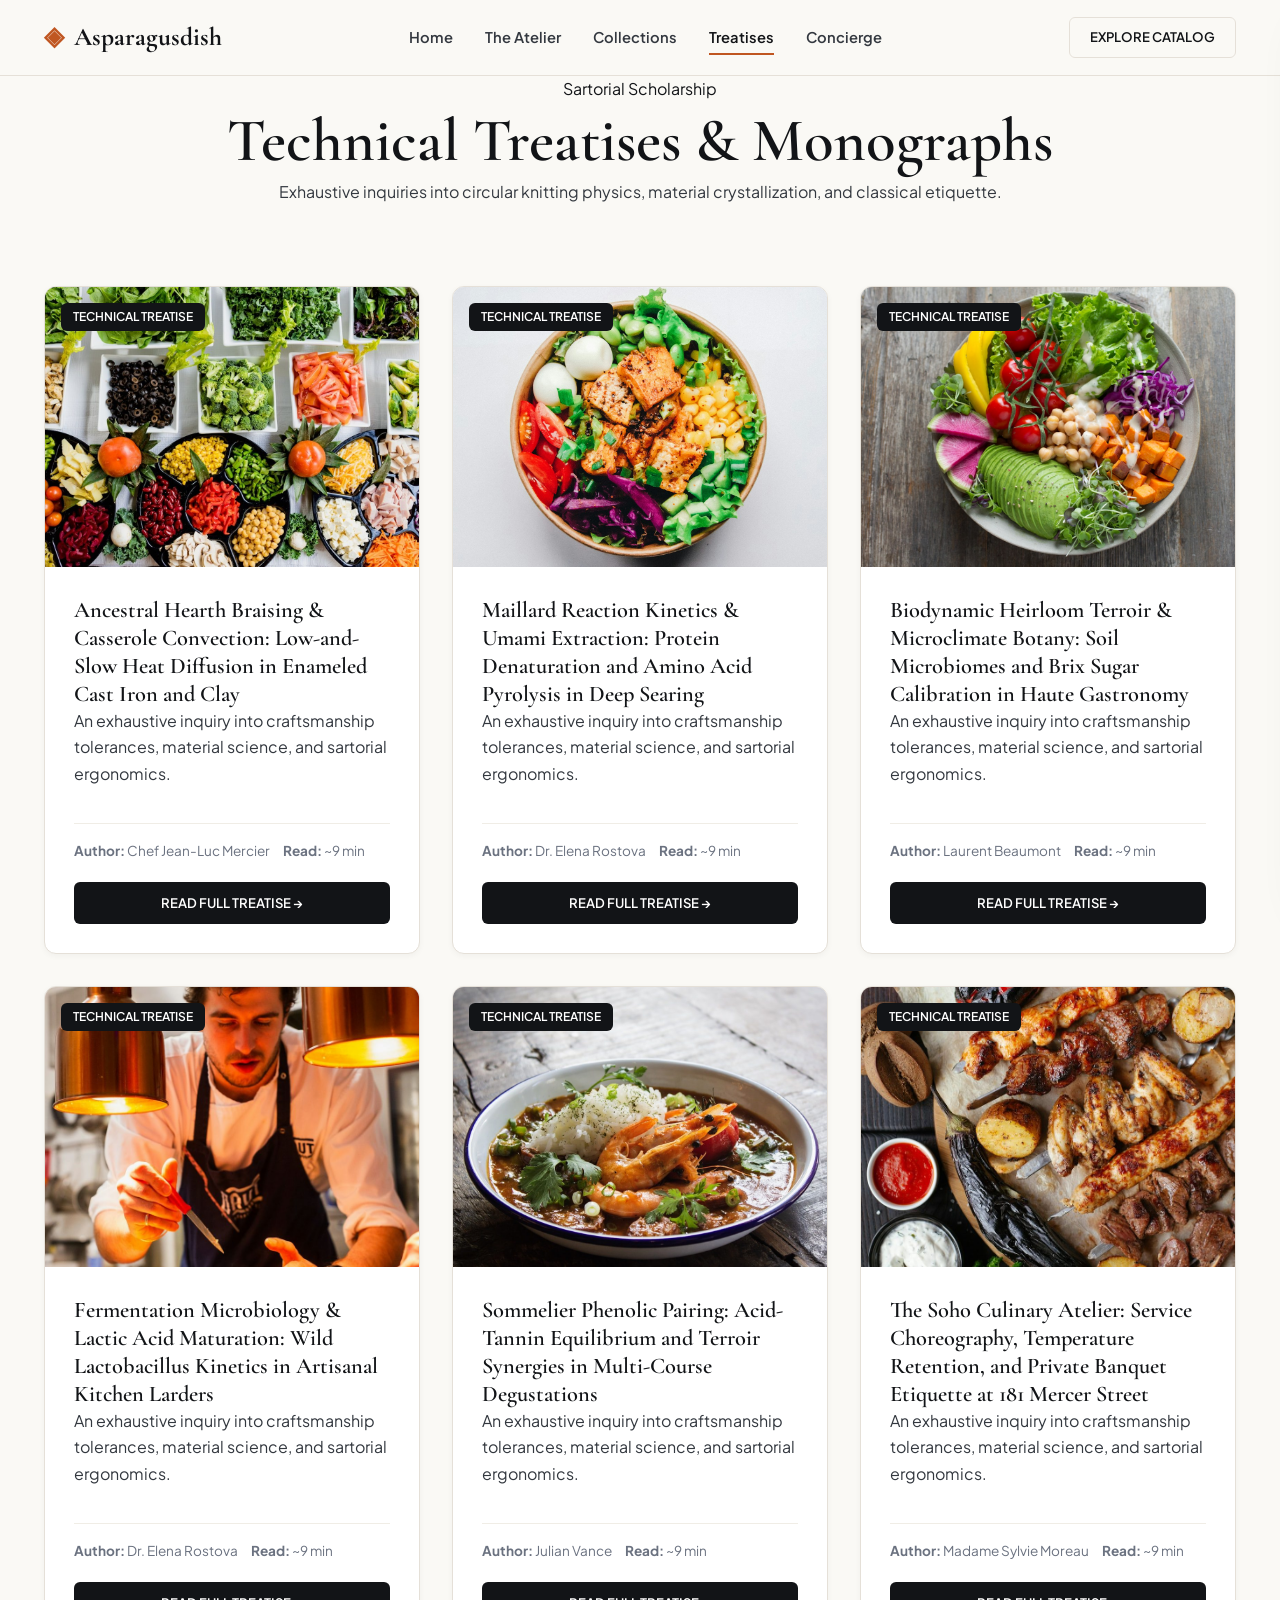
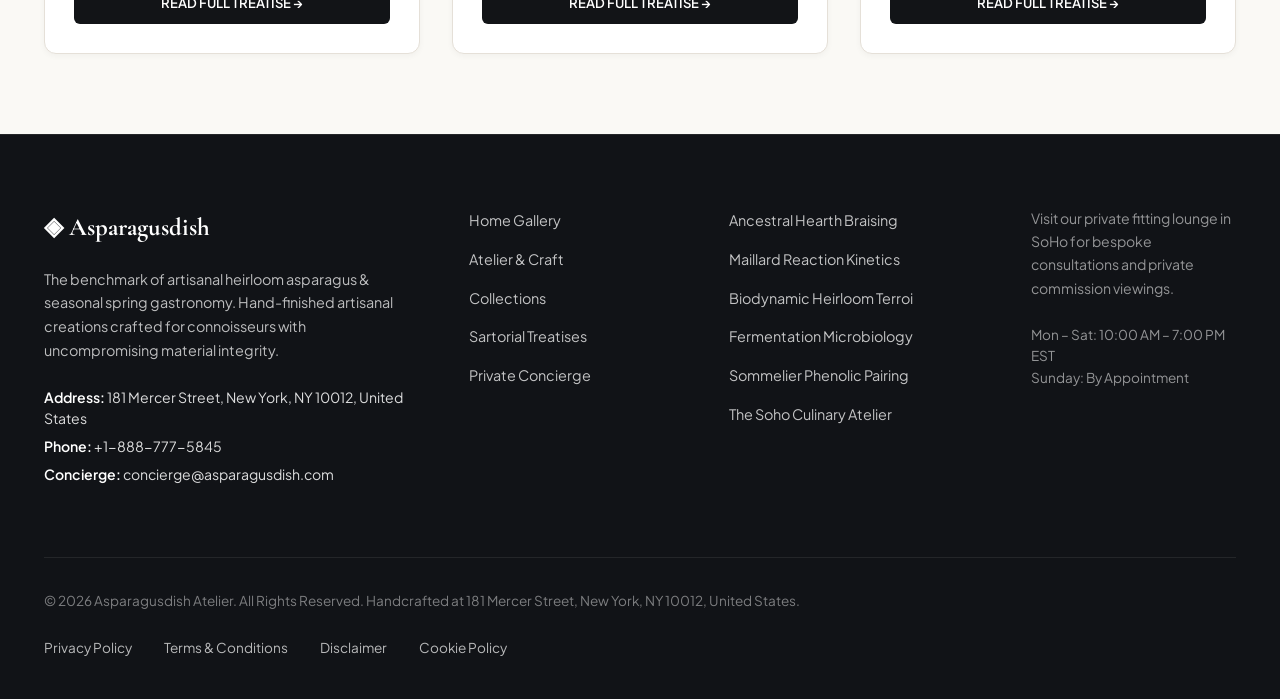
<file: blog/index.html>
<!DOCTYPE html>
<html lang="en">
<head>
  <meta charset="UTF-8">
  <meta name="viewport" content="width=device-width, initial-scale=1.0">
  <title>Sartorial Treatises & Technical Monographs — Asparagusdish</title>
  <meta name="description" content="Explore the authoritative research monographs published by Asparagusdish.">
  <link rel="canonical" href="https://asparagusdish.com/blog.html">
  <link rel="preconnect" href="https://fonts.googleapis.com">
  <link rel="preconnect" href="https://fonts.gstatic.com" crossorigin>
  <link href="https://fonts.googleapis.com/css2?family=Cormorant+Garamond:ital,wght@0,400;0,600;0,700;1,400&family=Plus+Jakarta+Sans:wght@300;400;500;600;700&display=swap" rel="stylesheet">
  <link rel="stylesheet" href="/assets/css/style.css">
  <!-- Google tag (gtag.js) -->
  <script async src="https://www.googletagmanager.com/gtag/js?id=G-0LY0HY7L01"></script>
  <script>
    window.dataLayer = window.dataLayer || [];
    function gtag(){dataLayer.push(arguments);}
    gtag('js', new Date());
    gtag('config', 'G-0LY0HY7L01');
  </script>

</head>
<body>
  <!-- Mandatory Global Site Header (Exactly 1 per page) -->
  <header class="site-header">
    <div class="header-container">
      <a href="/" class="brand-logo" aria-label="Asparagusdish Home">
        <span class="logo-mark">◈</span>
        <span class="logo-text">Asparagusdish</span>
      </a>
      <nav class="desktop-nav" aria-label="Primary Navigation">
        <a href="/" class="nav-link">Home</a>
        <a href="/about.html" class="nav-link">The Atelier</a>
        <a href="/collection.html" class="nav-link">Collections</a>
        <a href="/blog.html" class="nav-link active">Treatises</a>
        <a href="/contact.html" class="nav-link">Concierge</a>
      </nav>
      <div class="header-actions">
        <a href="/collection.html" class="btn btn-sm btn-outline">Explore Catalog</a>
        <button id="drawer-toggle" class="mobile-toggle" aria-label="Open Navigation Menu">
          <span class="hamburger-bar"></span>
          <span class="hamburger-bar"></span>
          <span class="hamburger-bar"></span>
        </button>
      </div>
    </div>
  </header>

  <!-- Mandatory Mobile Navigation Drawer (Exactly 1 per page) -->
  <div class="mobile-drawer" id="mobile-drawer" aria-hidden="true">
    <div class="drawer-header">
      <div class="drawer-brand">Asparagusdish</div>
      <button id="drawer-close" class="drawer-close-btn" aria-label="Close Navigation Menu">&times;</button>
    </div>
    <nav class="drawer-nav" aria-label="Mobile Navigation">
      <a href="/" class="drawer-link">Home</a>
      <a href="/about.html" class="drawer-link">The Atelier &amp; Craft</a>
      <a href="/collection.html" class="drawer-link">Curated Spring Asparagus Gastronomy &amp; Degustation Menu</a>
      <a href="/blog.html" class="drawer-link active">Sartorial Treatises</a>
      <a href="/contact.html" class="drawer-link">Private Concierge</a>
    </nav>
    <div class="drawer-footer">
      <p class="drawer-contact-title">Manhattan Atelier &amp; Suite</p>
      <p class="drawer-contact-info">181 Mercer Street, New York, NY 10012, United States</p>
      <p class="drawer-contact-info">Tel: +1-888-777-5845</p>
      <p class="drawer-contact-info">Email: concierge@asparagusdish.com</p>
    </div>
  </div>
  <div id="drawer-overlay" class="drawer-overlay"></div>
  <section class="page-hero">
    <div class="container text-center">
      <span class="hero-badge">Sartorial Scholarship</span>
      <h1>Technical Treatises &amp; Monographs</h1>
      <p class="lead" style="margin: 0 auto;">Exhaustive inquiries into circular knitting physics, material crystallization, and classical etiquette.</p>
    </div>
  </section>
  <main class="section">
    <div class="container">
      <div class="grid-3">
        <div class="card">
          <div class="card-image-wrap"><img src="/assets/images/rustic_vegetable_platter.jpg" alt="Ancestral Hearth Braising & Casserole Convection: Low-and-Slow Heat Diffusion in Enameled Cast Iron and Clay"><span class="card-tag">Technical Treatise</span></div>
          <div class="card-body">
            <h3>Ancestral Hearth Braising & Casserole Convection: Low-and-Slow Heat Diffusion in Enameled Cast Iron and Clay</h3>
            <p>An exhaustive inquiry into craftsmanship tolerances, material science, and sartorial ergonomics.</p>
            <div class="card-specs"><span><strong>Author:</strong> Chef Jean-Luc Mercier</span><span><strong>Read:</strong> ~9 min</span></div>
            <a href="/blog/ancestral-hearth-braising-and-casserole-convection.html" class="btn btn-primary btn-sm" style="margin-top: auto;">Read Full Treatise &rarr;</a>
          </div>
        </div>
        <div class="card">
          <div class="card-image-wrap"><img src="/assets/images/fresh_garden_harvest_bowl.jpg" alt="Maillard Reaction Kinetics & Umami Extraction: Protein Denaturation and Amino Acid Pyrolysis in Deep Searing"><span class="card-tag">Technical Treatise</span></div>
          <div class="card-body">
            <h3>Maillard Reaction Kinetics & Umami Extraction: Protein Denaturation and Amino Acid Pyrolysis in Deep Searing</h3>
            <p>An exhaustive inquiry into craftsmanship tolerances, material science, and sartorial ergonomics.</p>
            <div class="card-specs"><span><strong>Author:</strong> Dr. Elena Rostova</span><span><strong>Read:</strong> ~9 min</span></div>
            <a href="/blog/maillard-reaction-kinetics-and-umami-extraction.html" class="btn btn-primary btn-sm" style="margin-top: auto;">Read Full Treatise &rarr;</a>
          </div>
        </div>
        <div class="card">
          <div class="card-image-wrap"><img src="/assets/images/vibrant_organic_salad_greens_bowl.jpg" alt="Biodynamic Heirloom Terroir & Microclimate Botany: Soil Microbiomes and Brix Sugar Calibration in Haute Gastronomy"><span class="card-tag">Technical Treatise</span></div>
          <div class="card-body">
            <h3>Biodynamic Heirloom Terroir & Microclimate Botany: Soil Microbiomes and Brix Sugar Calibration in Haute Gastronomy</h3>
            <p>An exhaustive inquiry into craftsmanship tolerances, material science, and sartorial ergonomics.</p>
            <div class="card-specs"><span><strong>Author:</strong> Laurent Beaumont</span><span><strong>Read:</strong> ~9 min</span></div>
            <a href="/blog/biodynamic-heirloom-terroir-and-microclimate-botany.html" class="btn btn-primary btn-sm" style="margin-top: auto;">Read Full Treatise &rarr;</a>
          </div>
        </div>
        <div class="card">
          <div class="card-image-wrap"><img src="/assets/images/chef_plating_dinner.jpg" alt="Fermentation Microbiology & Lactic Acid Maturation: Wild Lactobacillus Kinetics in Artisanal Kitchen Larders"><span class="card-tag">Technical Treatise</span></div>
          <div class="card-body">
            <h3>Fermentation Microbiology & Lactic Acid Maturation: Wild Lactobacillus Kinetics in Artisanal Kitchen Larders</h3>
            <p>An exhaustive inquiry into craftsmanship tolerances, material science, and sartorial ergonomics.</p>
            <div class="card-specs"><span><strong>Author:</strong> Dr. Elena Rostova</span><span><strong>Read:</strong> ~9 min</span></div>
            <a href="/blog/fermentation-microbiology-and-lactic-acid-maturation.html" class="btn btn-primary btn-sm" style="margin-top: auto;">Read Full Treatise &rarr;</a>
          </div>
        </div>
        <div class="card">
          <div class="card-image-wrap"><img src="/assets/images/braised_culinary_course.jpg" alt="Sommelier Phenolic Pairing: Acid-Tannin Equilibrium and Terroir Synergies in Multi-Course Degustations"><span class="card-tag">Technical Treatise</span></div>
          <div class="card-body">
            <h3>Sommelier Phenolic Pairing: Acid-Tannin Equilibrium and Terroir Synergies in Multi-Course Degustations</h3>
            <p>An exhaustive inquiry into craftsmanship tolerances, material science, and sartorial ergonomics.</p>
            <div class="card-specs"><span><strong>Author:</strong> Julian Vance</span><span><strong>Read:</strong> ~9 min</span></div>
            <a href="/blog/sommelier-phenolic-pairing-and-acid-tannin-balance.html" class="btn btn-primary btn-sm" style="margin-top: auto;">Read Full Treatise &rarr;</a>
          </div>
        </div>
        <div class="card">
          <div class="card-image-wrap"><img src="/assets/images/gourmet_supper_spread.jpg" alt="The Soho Culinary Atelier: Service Choreography, Temperature Retention, and Private Banquet Etiquette at 181 Mercer Street"><span class="card-tag">Technical Treatise</span></div>
          <div class="card-body">
            <h3>The Soho Culinary Atelier: Service Choreography, Temperature Retention, and Private Banquet Etiquette at 181 Mercer Street</h3>
            <p>An exhaustive inquiry into craftsmanship tolerances, material science, and sartorial ergonomics.</p>
            <div class="card-specs"><span><strong>Author:</strong> Madame Sylvie Moreau</span><span><strong>Read:</strong> ~9 min</span></div>
            <a href="/blog/soho-culinary-atelier-service-and-banquet-hospitality.html" class="btn btn-primary btn-sm" style="margin-top: auto;">Read Full Treatise &rarr;</a>
          </div>
        </div>

      </div>
    </div>
  </main>
  <!-- Mandatory Global Site Footer (Minimalist 4-Column Horizontal Spread Layout) -->
  <footer class="site-footer">
    <div class="container">
      <div class="footer-grid">
        <div class="footer-col">
          <div class="footer-brand">◈ Asparagusdish</div>
          <p class="footer-desc">
            The benchmark of artisanal heirloom asparagus &amp; seasonal spring gastronomy. Hand-finished artisanal creations crafted for connoisseurs with uncompromising material integrity.
          </p>
          <div class="footer-contact-item"><strong>Address:</strong> 181 Mercer Street, New York, NY 10012, United States</div>
          <div class="footer-contact-item"><strong>Phone:</strong> +1-888-777-5845</div>
          <div class="footer-contact-item"><strong>Concierge:</strong> concierge@asparagusdish.com</div>
        </div>
        <div class="footer-col">
          <ul class="footer-links">
            <li><a href="/">Home Gallery</a></li>
            <li><a href="/about.html">Atelier &amp; Craft</a></li>
            <li><a href="/collection.html">Collections</a></li>
            <li><a href="/blog.html">Sartorial Treatises</a></li>
            <li><a href="/contact.html">Private Concierge</a></li>
          </ul>
        </div>
        <div class="footer-col">
          <ul class="footer-links">
            <li><a href="/blog/ancestral-hearth-braising-and-casserole-convection.html">Ancestral Hearth Braising</a></li>
            <li><a href="/blog/maillard-reaction-kinetics-and-umami-extraction.html">Maillard Reaction Kinetics</a></li>
            <li><a href="/blog/biodynamic-heirloom-terroir-and-microclimate-botany.html">Biodynamic Heirloom Terroi</a></li>
            <li><a href="/blog/fermentation-microbiology-and-lactic-acid-maturation.html">Fermentation Microbiology</a></li>
            <li><a href="/blog/sommelier-phenolic-pairing-and-acid-tannin-balance.html">Sommelier Phenolic Pairing</a></li>
            <li><a href="/blog/soho-culinary-atelier-service-and-banquet-hospitality.html">The Soho Culinary Atelier</a></li>
          </ul>
        </div>
        <div class="footer-col">
          <p class="footer-salon-desc">
            Visit our private fitting lounge in SoHo for bespoke consultations and private commission viewings.
          </p>
          <p class="footer-hours">
            Mon &ndash; Sat: 10:00 AM &ndash; 7:00 PM<br>EST<br>Sunday: By Appointment
          </p>
        </div>
      </div>
      <div class="footer-bottom">
        <p>&copy; 2026 Asparagusdish Atelier. All Rights Reserved. Handcrafted at 181 Mercer Street, New York, NY 10012, United States.</p>
        <div class="footer-legal-links">
          <a href="/privacy-policy.html">Privacy Policy</a>
          <a href="/terms-and-conditions.html">Terms &amp; Conditions</a>
          <a href="/disclaimer.html">Disclaimer</a>
          <a href="/cookie-policy.html">Cookie Policy</a>
        </div>
      </div>
    </div>
  </footer>
  <script src="/assets/js/main.js"></script>
</body>
</html>
</file>
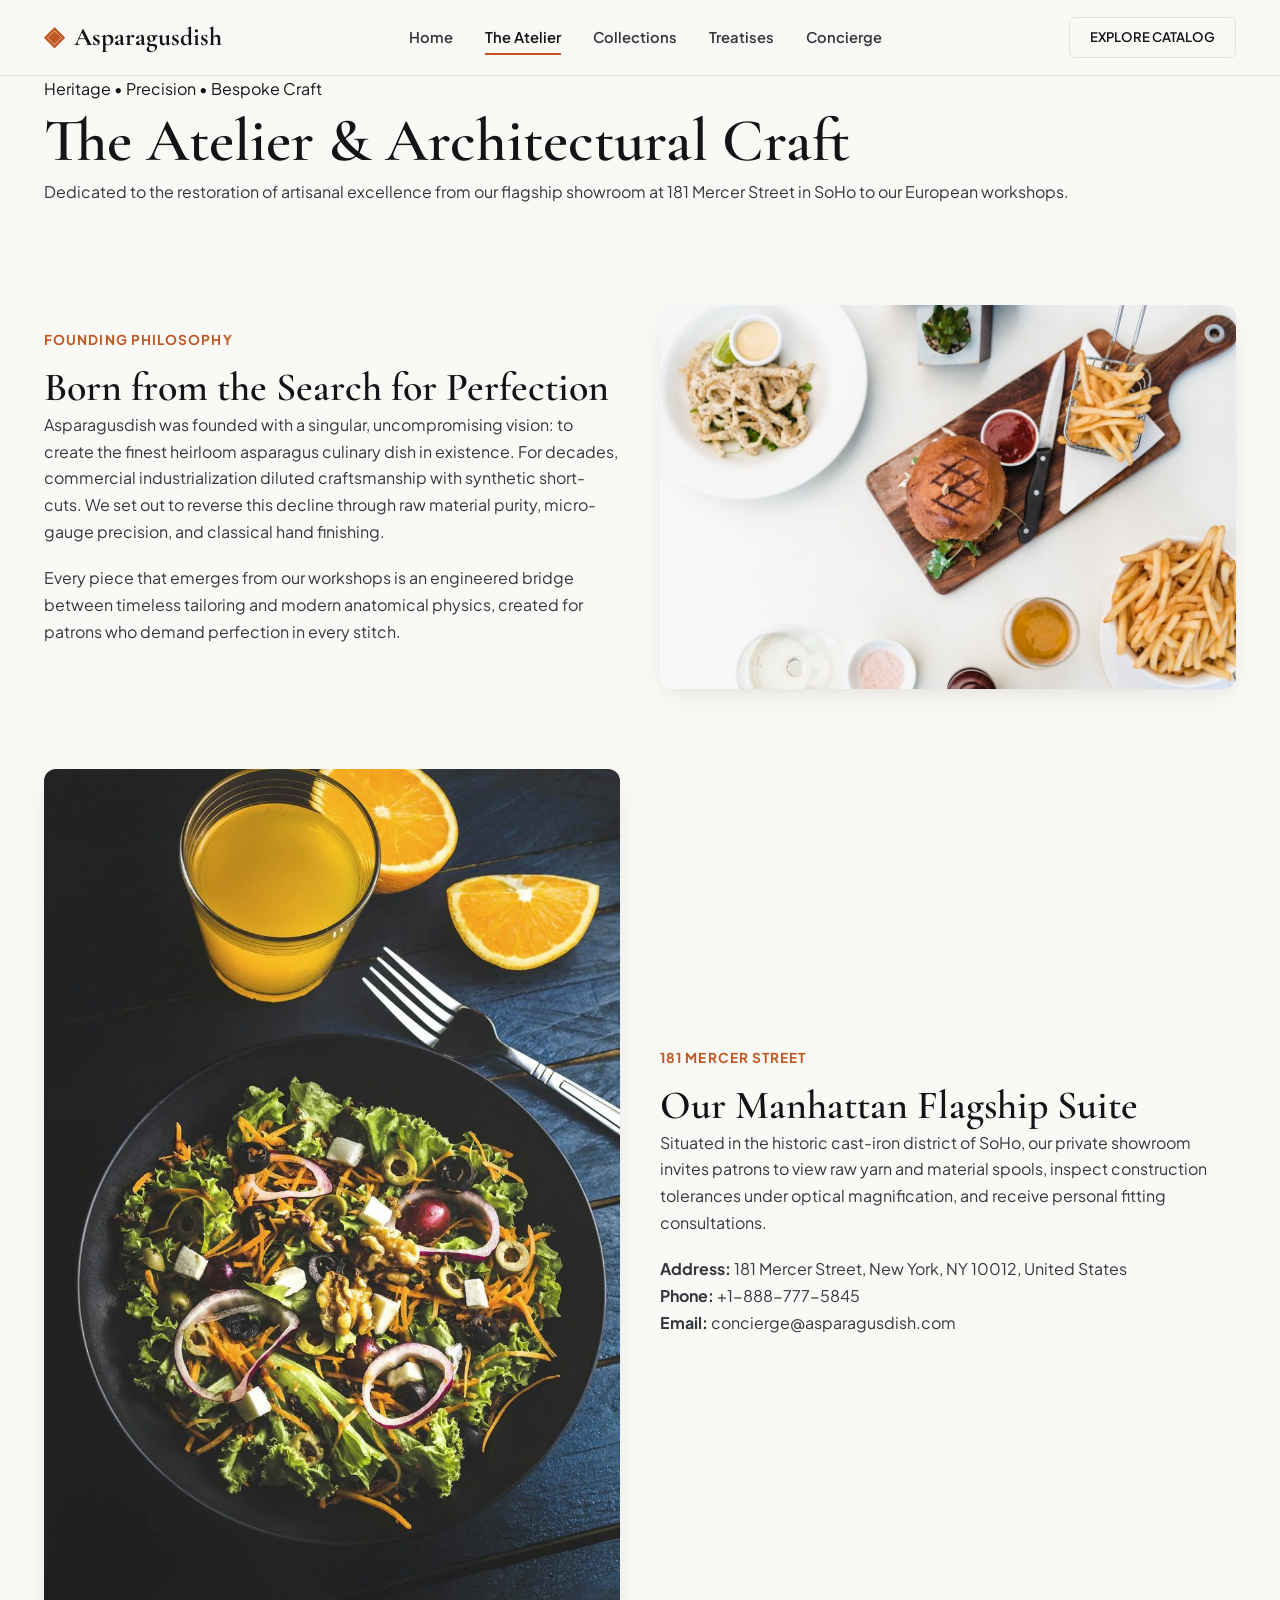
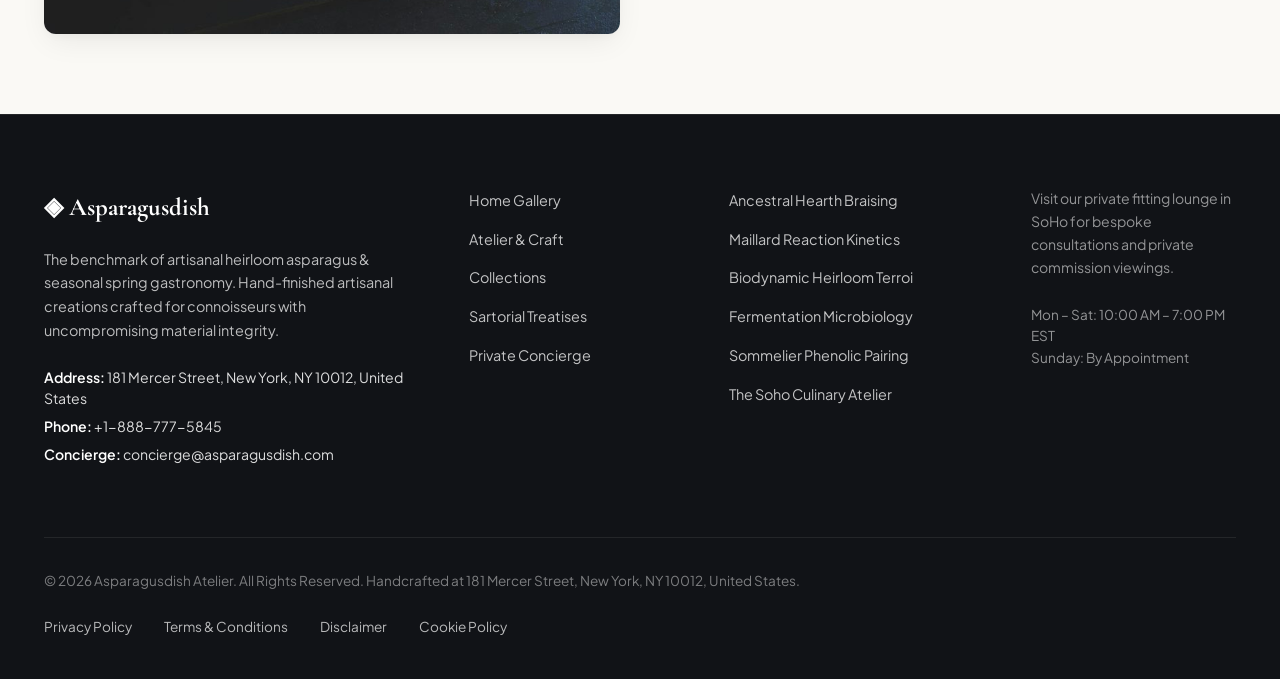
<file: about.html>
<!DOCTYPE html>
<html lang="en">
<head>
  <meta charset="UTF-8">
  <meta name="viewport" content="width=device-width, initial-scale=1.0">
  <title>The Atelier & Heritage Craft — Asparagusdish</title>
  <meta name="description" content="Discover the heritage of Asparagusdish at 181 Mercer Street, New York.">
  <link rel="canonical" href="https://asparagusdish.com/about.html">
  <link rel="preconnect" href="https://fonts.googleapis.com">
  <link rel="preconnect" href="https://fonts.gstatic.com" crossorigin>
  <link href="https://fonts.googleapis.com/css2?family=Cormorant+Garamond:ital,wght@0,400;0,600;0,700;1,400&family=Plus+Jakarta+Sans:wght@300;400;500;600;700&display=swap" rel="stylesheet">
  <link rel="stylesheet" href="/assets/css/style.css">
  <!-- Google tag (gtag.js) -->
  <script async src="https://www.googletagmanager.com/gtag/js?id=G-0LY0HY7L01"></script>
  <script>
    window.dataLayer = window.dataLayer || [];
    function gtag(){dataLayer.push(arguments);}
    gtag('js', new Date());
    gtag('config', 'G-0LY0HY7L01');
  </script>

</head>
<body>
  <!-- Mandatory Global Site Header (Exactly 1 per page) -->
  <header class="site-header">
    <div class="header-container">
      <a href="/" class="brand-logo" aria-label="Asparagusdish Home">
        <span class="logo-mark">◈</span>
        <span class="logo-text">Asparagusdish</span>
      </a>
      <nav class="desktop-nav" aria-label="Primary Navigation">
        <a href="/" class="nav-link">Home</a>
        <a href="/about.html" class="nav-link active">The Atelier</a>
        <a href="/collection.html" class="nav-link">Collections</a>
        <a href="/blog.html" class="nav-link">Treatises</a>
        <a href="/contact.html" class="nav-link">Concierge</a>
      </nav>
      <div class="header-actions">
        <a href="/collection.html" class="btn btn-sm btn-outline">Explore Catalog</a>
        <button id="drawer-toggle" class="mobile-toggle" aria-label="Open Navigation Menu">
          <span class="hamburger-bar"></span>
          <span class="hamburger-bar"></span>
          <span class="hamburger-bar"></span>
        </button>
      </div>
    </div>
  </header>

  <!-- Mandatory Mobile Navigation Drawer (Exactly 1 per page) -->
  <div class="mobile-drawer" id="mobile-drawer" aria-hidden="true">
    <div class="drawer-header">
      <div class="drawer-brand">Asparagusdish</div>
      <button id="drawer-close" class="drawer-close-btn" aria-label="Close Navigation Menu">&times;</button>
    </div>
    <nav class="drawer-nav" aria-label="Mobile Navigation">
      <a href="/" class="drawer-link">Home</a>
      <a href="/about.html" class="drawer-link active">The Atelier &amp; Craft</a>
      <a href="/collection.html" class="drawer-link">Curated Spring Asparagus Gastronomy &amp; Degustation Menu</a>
      <a href="/blog.html" class="drawer-link">Sartorial Treatises</a>
      <a href="/contact.html" class="drawer-link">Private Concierge</a>
    </nav>
    <div class="drawer-footer">
      <p class="drawer-contact-title">Manhattan Atelier &amp; Suite</p>
      <p class="drawer-contact-info">181 Mercer Street, New York, NY 10012, United States</p>
      <p class="drawer-contact-info">Tel: +1-888-777-5845</p>
      <p class="drawer-contact-info">Email: concierge@asparagusdish.com</p>
    </div>
  </div>
  <div id="drawer-overlay" class="drawer-overlay"></div>
  <section class="page-hero">
    <div class="container">
      <span class="hero-badge">Heritage &bull; Precision &bull; Bespoke Craft</span>
      <h1>The Atelier &amp; Architectural Craft</h1>
      <p class="lead">Dedicated to the restoration of artisanal excellence from our flagship showroom at 181 Mercer Street in SoHo to our European workshops.</p>
    </div>
  </section>
  <main class="section">
    <div class="container">
      <div class="grid-2" style="margin-bottom: 5rem;">
        <div>
          <div class="section-subtitle">Founding Philosophy</div>
          <h2>Born from the Search for Perfection</h2>
          <p>Asparagusdish was founded with a singular, uncompromising vision: to create the finest heirloom asparagus culinary dish in existence. For decades, commercial industrialization diluted craftsmanship with synthetic short-cuts. We set out to reverse this decline through raw material purity, micro-gauge precision, and classical hand finishing.</p>
          <p>Every piece that emerges from our workshops is an engineered bridge between timeless tailoring and modern anatomical physics, created for patrons who demand perfection in every stitch.</p>
        </div>
        <div style="border-radius: var(--radius-md); overflow: hidden; box-shadow: var(--shadow-md);"><img src="/assets/images/charcuterie_dinner_board.jpg" alt="Atelier craft"></div>
      </div>
      <div class="grid-2">
        <div style="border-radius: var(--radius-md); overflow: hidden; box-shadow: var(--shadow-md);"><img src="/assets/images/mediterranean_supper_board.jpg" alt="Artisan inspection"></div>
        <div>
          <div class="section-subtitle">181 Mercer Street</div>
          <h2>Our Manhattan Flagship Suite</h2>
          <p>Situated in the historic cast-iron district of SoHo, our private showroom invites patrons to view raw yarn and material spools, inspect construction tolerances under optical magnification, and receive personal fitting consultations.</p>
          <p><strong>Address:</strong> 181 Mercer Street, New York, NY 10012, United States<br><strong>Phone:</strong> +1-888-777-5845<br><strong>Email:</strong> concierge@asparagusdish.com</p>
        </div>
      </div>
    </div>
  </main>
  <!-- Mandatory Global Site Footer (Minimalist 4-Column Horizontal Spread Layout) -->
  <footer class="site-footer">
    <div class="container">
      <div class="footer-grid">
        <div class="footer-col">
          <div class="footer-brand">◈ Asparagusdish</div>
          <p class="footer-desc">
            The benchmark of artisanal heirloom asparagus &amp; seasonal spring gastronomy. Hand-finished artisanal creations crafted for connoisseurs with uncompromising material integrity.
          </p>
          <div class="footer-contact-item"><strong>Address:</strong> 181 Mercer Street, New York, NY 10012, United States</div>
          <div class="footer-contact-item"><strong>Phone:</strong> +1-888-777-5845</div>
          <div class="footer-contact-item"><strong>Concierge:</strong> concierge@asparagusdish.com</div>
        </div>
        <div class="footer-col">
          <ul class="footer-links">
            <li><a href="/">Home Gallery</a></li>
            <li><a href="/about.html">Atelier &amp; Craft</a></li>
            <li><a href="/collection.html">Collections</a></li>
            <li><a href="/blog.html">Sartorial Treatises</a></li>
            <li><a href="/contact.html">Private Concierge</a></li>
          </ul>
        </div>
        <div class="footer-col">
          <ul class="footer-links">
            <li><a href="/blog/ancestral-hearth-braising-and-casserole-convection.html">Ancestral Hearth Braising</a></li>
            <li><a href="/blog/maillard-reaction-kinetics-and-umami-extraction.html">Maillard Reaction Kinetics</a></li>
            <li><a href="/blog/biodynamic-heirloom-terroir-and-microclimate-botany.html">Biodynamic Heirloom Terroi</a></li>
            <li><a href="/blog/fermentation-microbiology-and-lactic-acid-maturation.html">Fermentation Microbiology</a></li>
            <li><a href="/blog/sommelier-phenolic-pairing-and-acid-tannin-balance.html">Sommelier Phenolic Pairing</a></li>
            <li><a href="/blog/soho-culinary-atelier-service-and-banquet-hospitality.html">The Soho Culinary Atelier</a></li>
          </ul>
        </div>
        <div class="footer-col">
          <p class="footer-salon-desc">
            Visit our private fitting lounge in SoHo for bespoke consultations and private commission viewings.
          </p>
          <p class="footer-hours">
            Mon &ndash; Sat: 10:00 AM &ndash; 7:00 PM<br>EST<br>Sunday: By Appointment
          </p>
        </div>
      </div>
      <div class="footer-bottom">
        <p>&copy; 2026 Asparagusdish Atelier. All Rights Reserved. Handcrafted at 181 Mercer Street, New York, NY 10012, United States.</p>
        <div class="footer-legal-links">
          <a href="/privacy-policy.html">Privacy Policy</a>
          <a href="/terms-and-conditions.html">Terms &amp; Conditions</a>
          <a href="/disclaimer.html">Disclaimer</a>
          <a href="/cookie-policy.html">Cookie Policy</a>
        </div>
      </div>
    </div>
  </footer>
  <script src="/assets/js/main.js"></script>
</body>
</html>
</file>
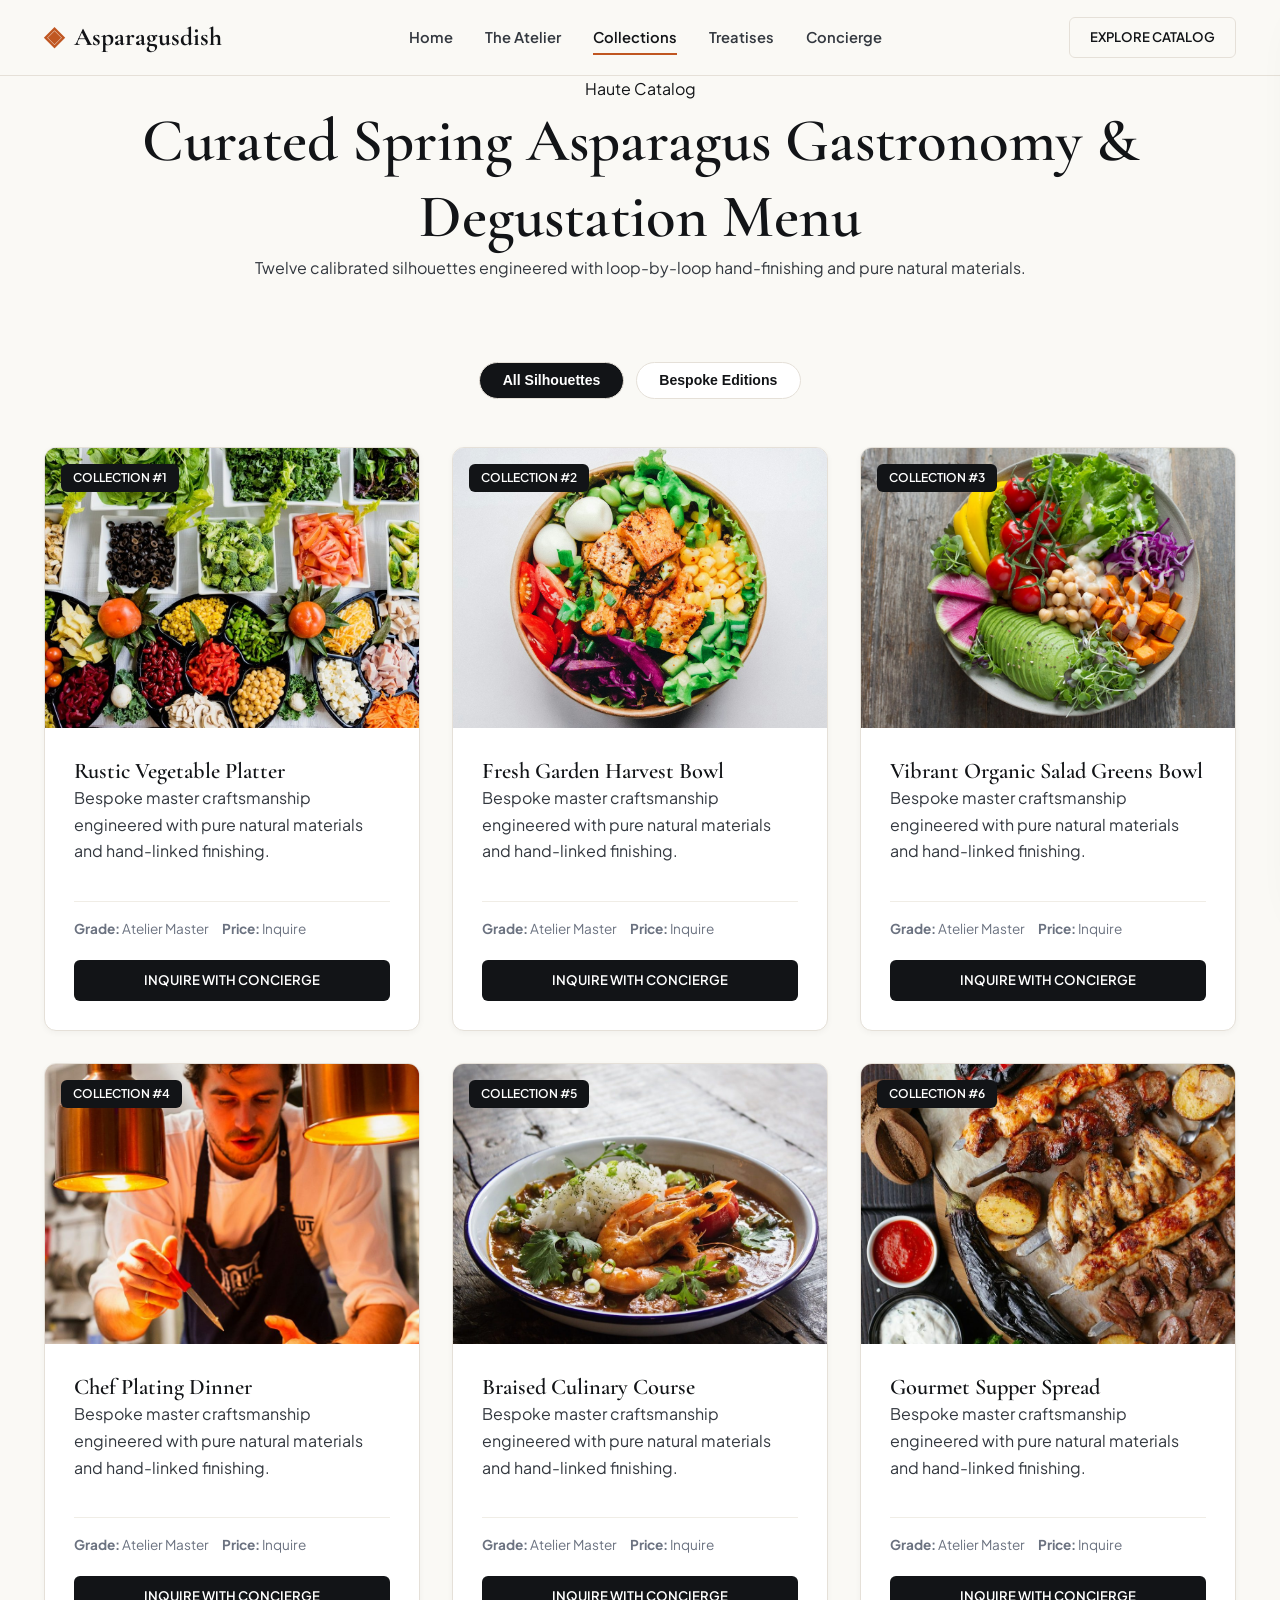
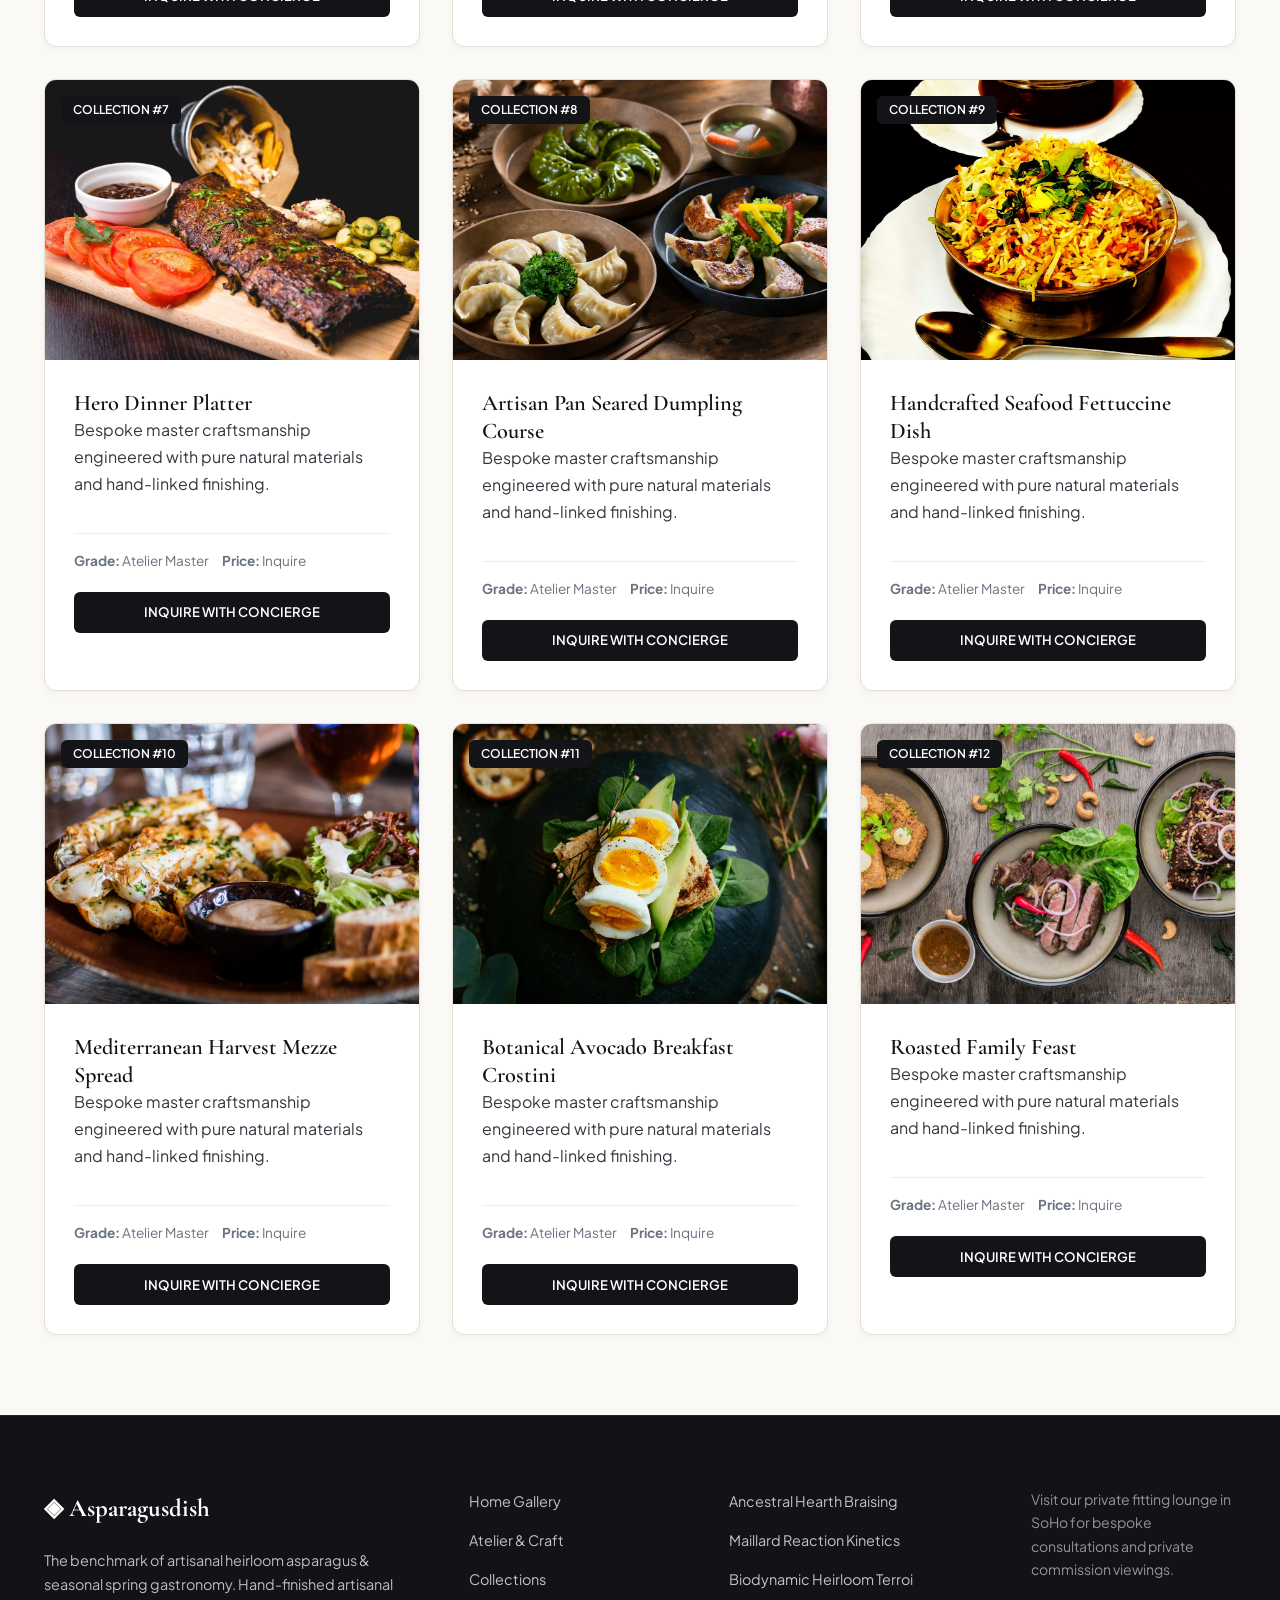
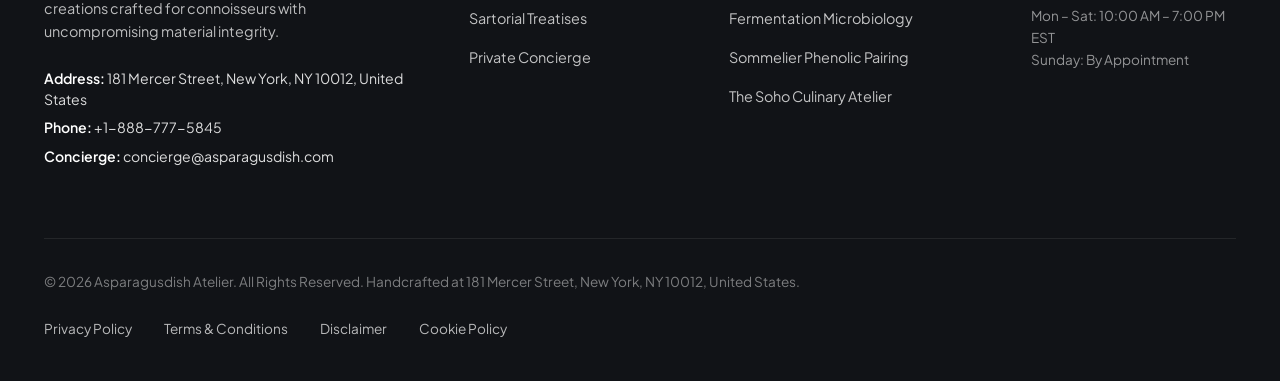
<file: collection.html>
<!DOCTYPE html>
<html lang="en">
<head>
  <meta charset="UTF-8">
  <meta name="viewport" content="width=device-width, initial-scale=1.0">
  <title>Curated Spring Asparagus Gastronomy &amp; Degustation Menu — Asparagusdish</title>
  <meta name="description" content="Browse the complete catalogue of Asparagusdish.">
  <link rel="canonical" href="https://asparagusdish.com/collection.html">
  <link rel="preconnect" href="https://fonts.googleapis.com">
  <link rel="preconnect" href="https://fonts.gstatic.com" crossorigin>
  <link href="https://fonts.googleapis.com/css2?family=Cormorant+Garamond:ital,wght@0,400;0,600;0,700;1,400&family=Plus+Jakarta+Sans:wght@300;400;500;600;700&display=swap" rel="stylesheet">
  <link rel="stylesheet" href="/assets/css/style.css">
  <!-- Google tag (gtag.js) -->
  <script async src="https://www.googletagmanager.com/gtag/js?id=G-0LY0HY7L01"></script>
  <script>
    window.dataLayer = window.dataLayer || [];
    function gtag(){dataLayer.push(arguments);}
    gtag('js', new Date());
    gtag('config', 'G-0LY0HY7L01');
  </script>

</head>
<body>
  <!-- Mandatory Global Site Header (Exactly 1 per page) -->
  <header class="site-header">
    <div class="header-container">
      <a href="/" class="brand-logo" aria-label="Asparagusdish Home">
        <span class="logo-mark">◈</span>
        <span class="logo-text">Asparagusdish</span>
      </a>
      <nav class="desktop-nav" aria-label="Primary Navigation">
        <a href="/" class="nav-link">Home</a>
        <a href="/about.html" class="nav-link">The Atelier</a>
        <a href="/collection.html" class="nav-link active">Collections</a>
        <a href="/blog.html" class="nav-link">Treatises</a>
        <a href="/contact.html" class="nav-link">Concierge</a>
      </nav>
      <div class="header-actions">
        <a href="/collection.html" class="btn btn-sm btn-outline">Explore Catalog</a>
        <button id="drawer-toggle" class="mobile-toggle" aria-label="Open Navigation Menu">
          <span class="hamburger-bar"></span>
          <span class="hamburger-bar"></span>
          <span class="hamburger-bar"></span>
        </button>
      </div>
    </div>
  </header>

  <!-- Mandatory Mobile Navigation Drawer (Exactly 1 per page) -->
  <div class="mobile-drawer" id="mobile-drawer" aria-hidden="true">
    <div class="drawer-header">
      <div class="drawer-brand">Asparagusdish</div>
      <button id="drawer-close" class="drawer-close-btn" aria-label="Close Navigation Menu">&times;</button>
    </div>
    <nav class="drawer-nav" aria-label="Mobile Navigation">
      <a href="/" class="drawer-link">Home</a>
      <a href="/about.html" class="drawer-link">The Atelier &amp; Craft</a>
      <a href="/collection.html" class="drawer-link active">Curated Spring Asparagus Gastronomy &amp; Degustation Menu</a>
      <a href="/blog.html" class="drawer-link">Sartorial Treatises</a>
      <a href="/contact.html" class="drawer-link">Private Concierge</a>
    </nav>
    <div class="drawer-footer">
      <p class="drawer-contact-title">Manhattan Atelier &amp; Suite</p>
      <p class="drawer-contact-info">181 Mercer Street, New York, NY 10012, United States</p>
      <p class="drawer-contact-info">Tel: +1-888-777-5845</p>
      <p class="drawer-contact-info">Email: concierge@asparagusdish.com</p>
    </div>
  </div>
  <div id="drawer-overlay" class="drawer-overlay"></div>
  <section class="page-hero">
    <div class="container text-center">
      <span class="hero-badge">Haute Catalog</span>
      <h1>Curated Spring Asparagus Gastronomy &amp; Degustation Menu</h1>
      <p class="lead" style="margin: 0 auto;">Twelve calibrated silhouettes engineered with loop-by-loop hand-finishing and pure natural materials.</p>
    </div>
  </section>
  <main class="section">
    <div class="container">
      <div class="filter-bar">
        <button class="filter-btn active" data-filter="all">All Silhouettes</button>
        <button class="filter-btn" data-filter="bespoke">Bespoke Editions</button>
      </div>
      <div class="grid-3" id="products-grid">
        <div class="card product-item" data-category="all bespoke">
          <div class="card-image-wrap"><img src="/assets/images/rustic_vegetable_platter.jpg" alt="Rustic Vegetable Platter"><span class="card-tag">Collection #1</span></div>
          <div class="card-body">
            <h3>Rustic Vegetable Platter</h3>
            <p>Bespoke master craftsmanship engineered with pure natural materials and hand-linked finishing.</p>
            <div class="card-specs"><span><strong>Grade:</strong> Atelier Master</span><span><strong>Price:</strong> Inquire</span></div>
            <a href="/contact.html" class="btn btn-primary btn-sm">Inquire with Concierge</a>
          </div>
        </div>
        <div class="card product-item" data-category="all bespoke">
          <div class="card-image-wrap"><img src="/assets/images/fresh_garden_harvest_bowl.jpg" alt="Fresh Garden Harvest Bowl"><span class="card-tag">Collection #2</span></div>
          <div class="card-body">
            <h3>Fresh Garden Harvest Bowl</h3>
            <p>Bespoke master craftsmanship engineered with pure natural materials and hand-linked finishing.</p>
            <div class="card-specs"><span><strong>Grade:</strong> Atelier Master</span><span><strong>Price:</strong> Inquire</span></div>
            <a href="/contact.html" class="btn btn-primary btn-sm">Inquire with Concierge</a>
          </div>
        </div>
        <div class="card product-item" data-category="all bespoke">
          <div class="card-image-wrap"><img src="/assets/images/vibrant_organic_salad_greens_bowl.jpg" alt="Vibrant Organic Salad Greens Bowl"><span class="card-tag">Collection #3</span></div>
          <div class="card-body">
            <h3>Vibrant Organic Salad Greens Bowl</h3>
            <p>Bespoke master craftsmanship engineered with pure natural materials and hand-linked finishing.</p>
            <div class="card-specs"><span><strong>Grade:</strong> Atelier Master</span><span><strong>Price:</strong> Inquire</span></div>
            <a href="/contact.html" class="btn btn-primary btn-sm">Inquire with Concierge</a>
          </div>
        </div>
        <div class="card product-item" data-category="all bespoke">
          <div class="card-image-wrap"><img src="/assets/images/chef_plating_dinner.jpg" alt="Chef Plating Dinner"><span class="card-tag">Collection #4</span></div>
          <div class="card-body">
            <h3>Chef Plating Dinner</h3>
            <p>Bespoke master craftsmanship engineered with pure natural materials and hand-linked finishing.</p>
            <div class="card-specs"><span><strong>Grade:</strong> Atelier Master</span><span><strong>Price:</strong> Inquire</span></div>
            <a href="/contact.html" class="btn btn-primary btn-sm">Inquire with Concierge</a>
          </div>
        </div>
        <div class="card product-item" data-category="all bespoke">
          <div class="card-image-wrap"><img src="/assets/images/braised_culinary_course.jpg" alt="Braised Culinary Course"><span class="card-tag">Collection #5</span></div>
          <div class="card-body">
            <h3>Braised Culinary Course</h3>
            <p>Bespoke master craftsmanship engineered with pure natural materials and hand-linked finishing.</p>
            <div class="card-specs"><span><strong>Grade:</strong> Atelier Master</span><span><strong>Price:</strong> Inquire</span></div>
            <a href="/contact.html" class="btn btn-primary btn-sm">Inquire with Concierge</a>
          </div>
        </div>
        <div class="card product-item" data-category="all bespoke">
          <div class="card-image-wrap"><img src="/assets/images/gourmet_supper_spread.jpg" alt="Gourmet Supper Spread"><span class="card-tag">Collection #6</span></div>
          <div class="card-body">
            <h3>Gourmet Supper Spread</h3>
            <p>Bespoke master craftsmanship engineered with pure natural materials and hand-linked finishing.</p>
            <div class="card-specs"><span><strong>Grade:</strong> Atelier Master</span><span><strong>Price:</strong> Inquire</span></div>
            <a href="/contact.html" class="btn btn-primary btn-sm">Inquire with Concierge</a>
          </div>
        </div>
        <div class="card product-item" data-category="all bespoke">
          <div class="card-image-wrap"><img src="/assets/images/hero_dinner_platter.jpg" alt="Hero Dinner Platter"><span class="card-tag">Collection #7</span></div>
          <div class="card-body">
            <h3>Hero Dinner Platter</h3>
            <p>Bespoke master craftsmanship engineered with pure natural materials and hand-linked finishing.</p>
            <div class="card-specs"><span><strong>Grade:</strong> Atelier Master</span><span><strong>Price:</strong> Inquire</span></div>
            <a href="/contact.html" class="btn btn-primary btn-sm">Inquire with Concierge</a>
          </div>
        </div>
        <div class="card product-item" data-category="all bespoke">
          <div class="card-image-wrap"><img src="/assets/images/artisan_pan_seared_dumpling_course.jpg" alt="Artisan Pan Seared Dumpling Course"><span class="card-tag">Collection #8</span></div>
          <div class="card-body">
            <h3>Artisan Pan Seared Dumpling Course</h3>
            <p>Bespoke master craftsmanship engineered with pure natural materials and hand-linked finishing.</p>
            <div class="card-specs"><span><strong>Grade:</strong> Atelier Master</span><span><strong>Price:</strong> Inquire</span></div>
            <a href="/contact.html" class="btn btn-primary btn-sm">Inquire with Concierge</a>
          </div>
        </div>
        <div class="card product-item" data-category="all bespoke">
          <div class="card-image-wrap"><img src="/assets/images/handcrafted_seafood_fettuccine_dish.jpg" alt="Handcrafted Seafood Fettuccine Dish"><span class="card-tag">Collection #9</span></div>
          <div class="card-body">
            <h3>Handcrafted Seafood Fettuccine Dish</h3>
            <p>Bespoke master craftsmanship engineered with pure natural materials and hand-linked finishing.</p>
            <div class="card-specs"><span><strong>Grade:</strong> Atelier Master</span><span><strong>Price:</strong> Inquire</span></div>
            <a href="/contact.html" class="btn btn-primary btn-sm">Inquire with Concierge</a>
          </div>
        </div>
        <div class="card product-item" data-category="all bespoke">
          <div class="card-image-wrap"><img src="/assets/images/mediterranean_harvest_mezze_spread.jpg" alt="Mediterranean Harvest Mezze Spread"><span class="card-tag">Collection #10</span></div>
          <div class="card-body">
            <h3>Mediterranean Harvest Mezze Spread</h3>
            <p>Bespoke master craftsmanship engineered with pure natural materials and hand-linked finishing.</p>
            <div class="card-specs"><span><strong>Grade:</strong> Atelier Master</span><span><strong>Price:</strong> Inquire</span></div>
            <a href="/contact.html" class="btn btn-primary btn-sm">Inquire with Concierge</a>
          </div>
        </div>
        <div class="card product-item" data-category="all bespoke">
          <div class="card-image-wrap"><img src="/assets/images/botanical_avocado_breakfast_crostini.jpg" alt="Botanical Avocado Breakfast Crostini"><span class="card-tag">Collection #11</span></div>
          <div class="card-body">
            <h3>Botanical Avocado Breakfast Crostini</h3>
            <p>Bespoke master craftsmanship engineered with pure natural materials and hand-linked finishing.</p>
            <div class="card-specs"><span><strong>Grade:</strong> Atelier Master</span><span><strong>Price:</strong> Inquire</span></div>
            <a href="/contact.html" class="btn btn-primary btn-sm">Inquire with Concierge</a>
          </div>
        </div>
        <div class="card product-item" data-category="all bespoke">
          <div class="card-image-wrap"><img src="/assets/images/roasted_family_feast.jpg" alt="Roasted Family Feast"><span class="card-tag">Collection #12</span></div>
          <div class="card-body">
            <h3>Roasted Family Feast</h3>
            <p>Bespoke master craftsmanship engineered with pure natural materials and hand-linked finishing.</p>
            <div class="card-specs"><span><strong>Grade:</strong> Atelier Master</span><span><strong>Price:</strong> Inquire</span></div>
            <a href="/contact.html" class="btn btn-primary btn-sm">Inquire with Concierge</a>
          </div>
        </div>

      </div>
    </div>
  </main>
  <!-- Mandatory Global Site Footer (Minimalist 4-Column Horizontal Spread Layout) -->
  <footer class="site-footer">
    <div class="container">
      <div class="footer-grid">
        <div class="footer-col">
          <div class="footer-brand">◈ Asparagusdish</div>
          <p class="footer-desc">
            The benchmark of artisanal heirloom asparagus &amp; seasonal spring gastronomy. Hand-finished artisanal creations crafted for connoisseurs with uncompromising material integrity.
          </p>
          <div class="footer-contact-item"><strong>Address:</strong> 181 Mercer Street, New York, NY 10012, United States</div>
          <div class="footer-contact-item"><strong>Phone:</strong> +1-888-777-5845</div>
          <div class="footer-contact-item"><strong>Concierge:</strong> concierge@asparagusdish.com</div>
        </div>
        <div class="footer-col">
          <ul class="footer-links">
            <li><a href="/">Home Gallery</a></li>
            <li><a href="/about.html">Atelier &amp; Craft</a></li>
            <li><a href="/collection.html">Collections</a></li>
            <li><a href="/blog.html">Sartorial Treatises</a></li>
            <li><a href="/contact.html">Private Concierge</a></li>
          </ul>
        </div>
        <div class="footer-col">
          <ul class="footer-links">
            <li><a href="/blog/ancestral-hearth-braising-and-casserole-convection.html">Ancestral Hearth Braising</a></li>
            <li><a href="/blog/maillard-reaction-kinetics-and-umami-extraction.html">Maillard Reaction Kinetics</a></li>
            <li><a href="/blog/biodynamic-heirloom-terroir-and-microclimate-botany.html">Biodynamic Heirloom Terroi</a></li>
            <li><a href="/blog/fermentation-microbiology-and-lactic-acid-maturation.html">Fermentation Microbiology</a></li>
            <li><a href="/blog/sommelier-phenolic-pairing-and-acid-tannin-balance.html">Sommelier Phenolic Pairing</a></li>
            <li><a href="/blog/soho-culinary-atelier-service-and-banquet-hospitality.html">The Soho Culinary Atelier</a></li>
          </ul>
        </div>
        <div class="footer-col">
          <p class="footer-salon-desc">
            Visit our private fitting lounge in SoHo for bespoke consultations and private commission viewings.
          </p>
          <p class="footer-hours">
            Mon &ndash; Sat: 10:00 AM &ndash; 7:00 PM<br>EST<br>Sunday: By Appointment
          </p>
        </div>
      </div>
      <div class="footer-bottom">
        <p>&copy; 2026 Asparagusdish Atelier. All Rights Reserved. Handcrafted at 181 Mercer Street, New York, NY 10012, United States.</p>
        <div class="footer-legal-links">
          <a href="/privacy-policy.html">Privacy Policy</a>
          <a href="/terms-and-conditions.html">Terms &amp; Conditions</a>
          <a href="/disclaimer.html">Disclaimer</a>
          <a href="/cookie-policy.html">Cookie Policy</a>
        </div>
      </div>
    </div>
  </footer>
  <script src="/assets/js/main.js"></script>
</body>
</html>
</file>
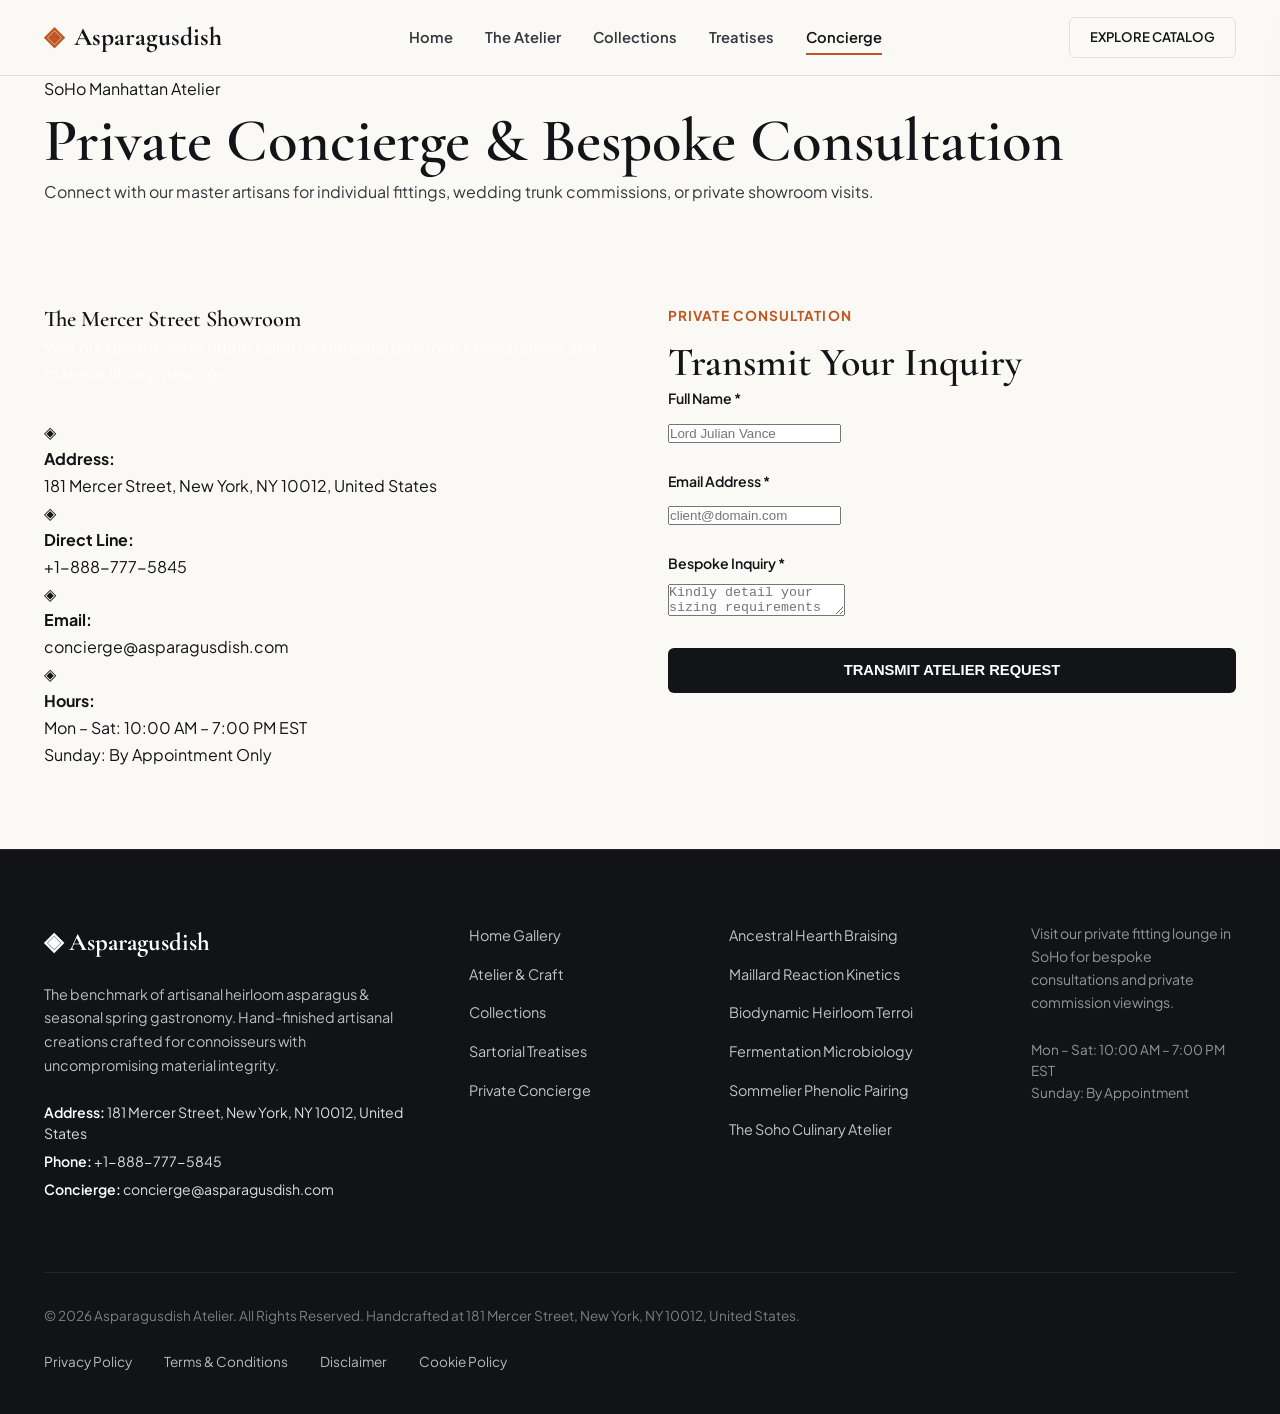
<file: contact.html>
<!DOCTYPE html>
<html lang="en">
<head>
  <meta charset="UTF-8">
  <meta name="viewport" content="width=device-width, initial-scale=1.0">
  <title>Private Concierge & Showroom Appointments — Asparagusdish</title>
  <meta name="description" content="Contact Asparagusdish at 181 Mercer Street, New York, NY 10012 or call +1-888-777-5845.">
  <link rel="canonical" href="https://asparagusdish.com/contact.html">
  <link rel="preconnect" href="https://fonts.googleapis.com">
  <link rel="preconnect" href="https://fonts.gstatic.com" crossorigin>
  <link href="https://fonts.googleapis.com/css2?family=Cormorant+Garamond:ital,wght@0,400;0,600;0,700;1,400&family=Plus+Jakarta+Sans:wght@300;400;500;600;700&display=swap" rel="stylesheet">
  <link rel="stylesheet" href="/assets/css/style.css">
  <!-- Google tag (gtag.js) -->
  <script async src="https://www.googletagmanager.com/gtag/js?id=G-0LY0HY7L01"></script>
  <script>
    window.dataLayer = window.dataLayer || [];
    function gtag(){dataLayer.push(arguments);}
    gtag('js', new Date());
    gtag('config', 'G-0LY0HY7L01');
  </script>

</head>
<body>
  <!-- Mandatory Global Site Header (Exactly 1 per page) -->
  <header class="site-header">
    <div class="header-container">
      <a href="/" class="brand-logo" aria-label="Asparagusdish Home">
        <span class="logo-mark">◈</span>
        <span class="logo-text">Asparagusdish</span>
      </a>
      <nav class="desktop-nav" aria-label="Primary Navigation">
        <a href="/" class="nav-link">Home</a>
        <a href="/about.html" class="nav-link">The Atelier</a>
        <a href="/collection.html" class="nav-link">Collections</a>
        <a href="/blog.html" class="nav-link">Treatises</a>
        <a href="/contact.html" class="nav-link active">Concierge</a>
      </nav>
      <div class="header-actions">
        <a href="/collection.html" class="btn btn-sm btn-outline">Explore Catalog</a>
        <button id="drawer-toggle" class="mobile-toggle" aria-label="Open Navigation Menu">
          <span class="hamburger-bar"></span>
          <span class="hamburger-bar"></span>
          <span class="hamburger-bar"></span>
        </button>
      </div>
    </div>
  </header>

  <!-- Mandatory Mobile Navigation Drawer (Exactly 1 per page) -->
  <div class="mobile-drawer" id="mobile-drawer" aria-hidden="true">
    <div class="drawer-header">
      <div class="drawer-brand">Asparagusdish</div>
      <button id="drawer-close" class="drawer-close-btn" aria-label="Close Navigation Menu">&times;</button>
    </div>
    <nav class="drawer-nav" aria-label="Mobile Navigation">
      <a href="/" class="drawer-link">Home</a>
      <a href="/about.html" class="drawer-link">The Atelier &amp; Craft</a>
      <a href="/collection.html" class="drawer-link">Curated Spring Asparagus Gastronomy &amp; Degustation Menu</a>
      <a href="/blog.html" class="drawer-link">Sartorial Treatises</a>
      <a href="/contact.html" class="drawer-link active">Private Concierge</a>
    </nav>
    <div class="drawer-footer">
      <p class="drawer-contact-title">Manhattan Atelier &amp; Suite</p>
      <p class="drawer-contact-info">181 Mercer Street, New York, NY 10012, United States</p>
      <p class="drawer-contact-info">Tel: +1-888-777-5845</p>
      <p class="drawer-contact-info">Email: concierge@asparagusdish.com</p>
    </div>
  </div>
  <div id="drawer-overlay" class="drawer-overlay"></div>
  <section class="page-hero">
    <div class="container">
      <span class="hero-badge">SoHo Manhattan Atelier</span>
      <h1>Private Concierge &amp; Bespoke Consultation</h1>
      <p class="lead">Connect with our master artisans for individual fittings, wedding trunk commissions, or private showroom visits.</p>
    </div>
  </section>
  <main class="section">
    <div class="container">
      <div class="contact-grid">
        <div class="contact-info-card">
          <h3>The Mercer Street Showroom</h3>
          <p style="color: rgba(255,255,255,0.88) !important; line-height: 1.7; margin-bottom: 2rem;">Visit our private SoHo fitting salon for personal bespoke consultations and material library viewings.</p>
          <div class="contact-detail-row"><span class="contact-icon">◈</span><div><strong>Address:</strong><br>181 Mercer Street, New York, NY 10012, United States</div></div>
          <div class="contact-detail-row"><span class="contact-icon">◈</span><div><strong>Direct Line:</strong><br>+1-888-777-5845</div></div>
          <div class="contact-detail-row"><span class="contact-icon">◈</span><div><strong>Email:</strong><br>concierge@asparagusdish.com</div></div>
          <div class="contact-detail-row"><span class="contact-icon">◈</span><div><strong>Hours:</strong><br>Mon – Sat: 10:00 AM – 7:00 PM EST<br>Sunday: By Appointment Only</div></div>
        </div>
        <div>
          <div class="section-subtitle">Private Consultation</div>
          <h2>Transmit Your Inquiry</h2>
          <form id="concierge-form">
            <div class="form-group"><label for="client-name" class="form-label">Full Name *</label><input type="text" id="client-name" class="form-control" placeholder="Lord Julian Vance" required></div>
            <div class="form-group"><label for="client-email" class="form-label">Email Address *</label><input type="email" id="client-email" class="form-control" placeholder="client@domain.com" required></div>
            <div class="form-group"><label for="client-message" class="form-label">Bespoke Inquiry *</label><textarea id="client-message" class="form-control" placeholder="Kindly detail your sizing requirements or requested appointment date..." required></textarea></div>
            <button type="submit" class="btn btn-primary" style="width: 100%;">Transmit Atelier Request</button>
            <div id="form-feedback" class="form-feedback"></div>
          </form>
        </div>
      </div>
    </div>
  </main>
  <!-- Mandatory Global Site Footer (Minimalist 4-Column Horizontal Spread Layout) -->
  <footer class="site-footer">
    <div class="container">
      <div class="footer-grid">
        <div class="footer-col">
          <div class="footer-brand">◈ Asparagusdish</div>
          <p class="footer-desc">
            The benchmark of artisanal heirloom asparagus &amp; seasonal spring gastronomy. Hand-finished artisanal creations crafted for connoisseurs with uncompromising material integrity.
          </p>
          <div class="footer-contact-item"><strong>Address:</strong> 181 Mercer Street, New York, NY 10012, United States</div>
          <div class="footer-contact-item"><strong>Phone:</strong> +1-888-777-5845</div>
          <div class="footer-contact-item"><strong>Concierge:</strong> concierge@asparagusdish.com</div>
        </div>
        <div class="footer-col">
          <ul class="footer-links">
            <li><a href="/">Home Gallery</a></li>
            <li><a href="/about.html">Atelier &amp; Craft</a></li>
            <li><a href="/collection.html">Collections</a></li>
            <li><a href="/blog.html">Sartorial Treatises</a></li>
            <li><a href="/contact.html">Private Concierge</a></li>
          </ul>
        </div>
        <div class="footer-col">
          <ul class="footer-links">
            <li><a href="/blog/ancestral-hearth-braising-and-casserole-convection.html">Ancestral Hearth Braising</a></li>
            <li><a href="/blog/maillard-reaction-kinetics-and-umami-extraction.html">Maillard Reaction Kinetics</a></li>
            <li><a href="/blog/biodynamic-heirloom-terroir-and-microclimate-botany.html">Biodynamic Heirloom Terroi</a></li>
            <li><a href="/blog/fermentation-microbiology-and-lactic-acid-maturation.html">Fermentation Microbiology</a></li>
            <li><a href="/blog/sommelier-phenolic-pairing-and-acid-tannin-balance.html">Sommelier Phenolic Pairing</a></li>
            <li><a href="/blog/soho-culinary-atelier-service-and-banquet-hospitality.html">The Soho Culinary Atelier</a></li>
          </ul>
        </div>
        <div class="footer-col">
          <p class="footer-salon-desc">
            Visit our private fitting lounge in SoHo for bespoke consultations and private commission viewings.
          </p>
          <p class="footer-hours">
            Mon &ndash; Sat: 10:00 AM &ndash; 7:00 PM<br>EST<br>Sunday: By Appointment
          </p>
        </div>
      </div>
      <div class="footer-bottom">
        <p>&copy; 2026 Asparagusdish Atelier. All Rights Reserved. Handcrafted at 181 Mercer Street, New York, NY 10012, United States.</p>
        <div class="footer-legal-links">
          <a href="/privacy-policy.html">Privacy Policy</a>
          <a href="/terms-and-conditions.html">Terms &amp; Conditions</a>
          <a href="/disclaimer.html">Disclaimer</a>
          <a href="/cookie-policy.html">Cookie Policy</a>
        </div>
      </div>
    </div>
  </footer>
  <script src="/assets/js/main.js"></script>
</body>
</html>
</file>
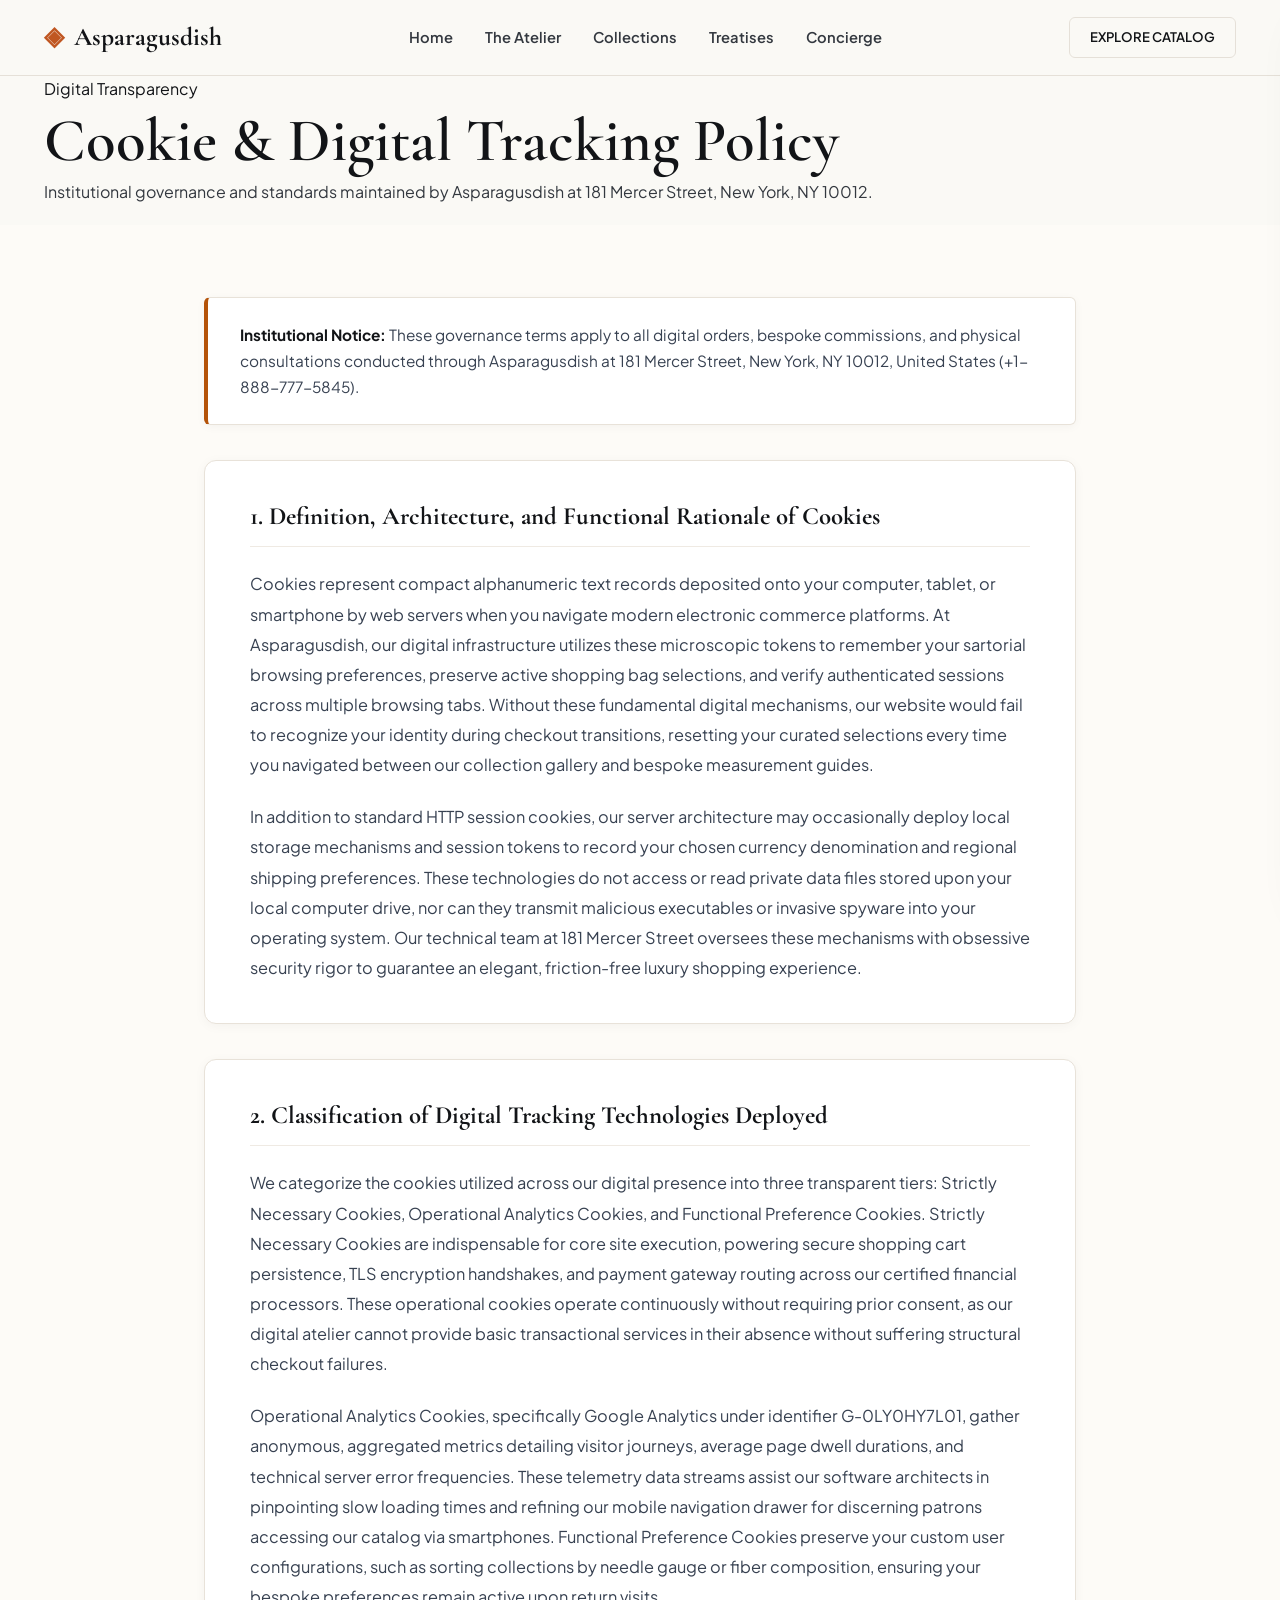
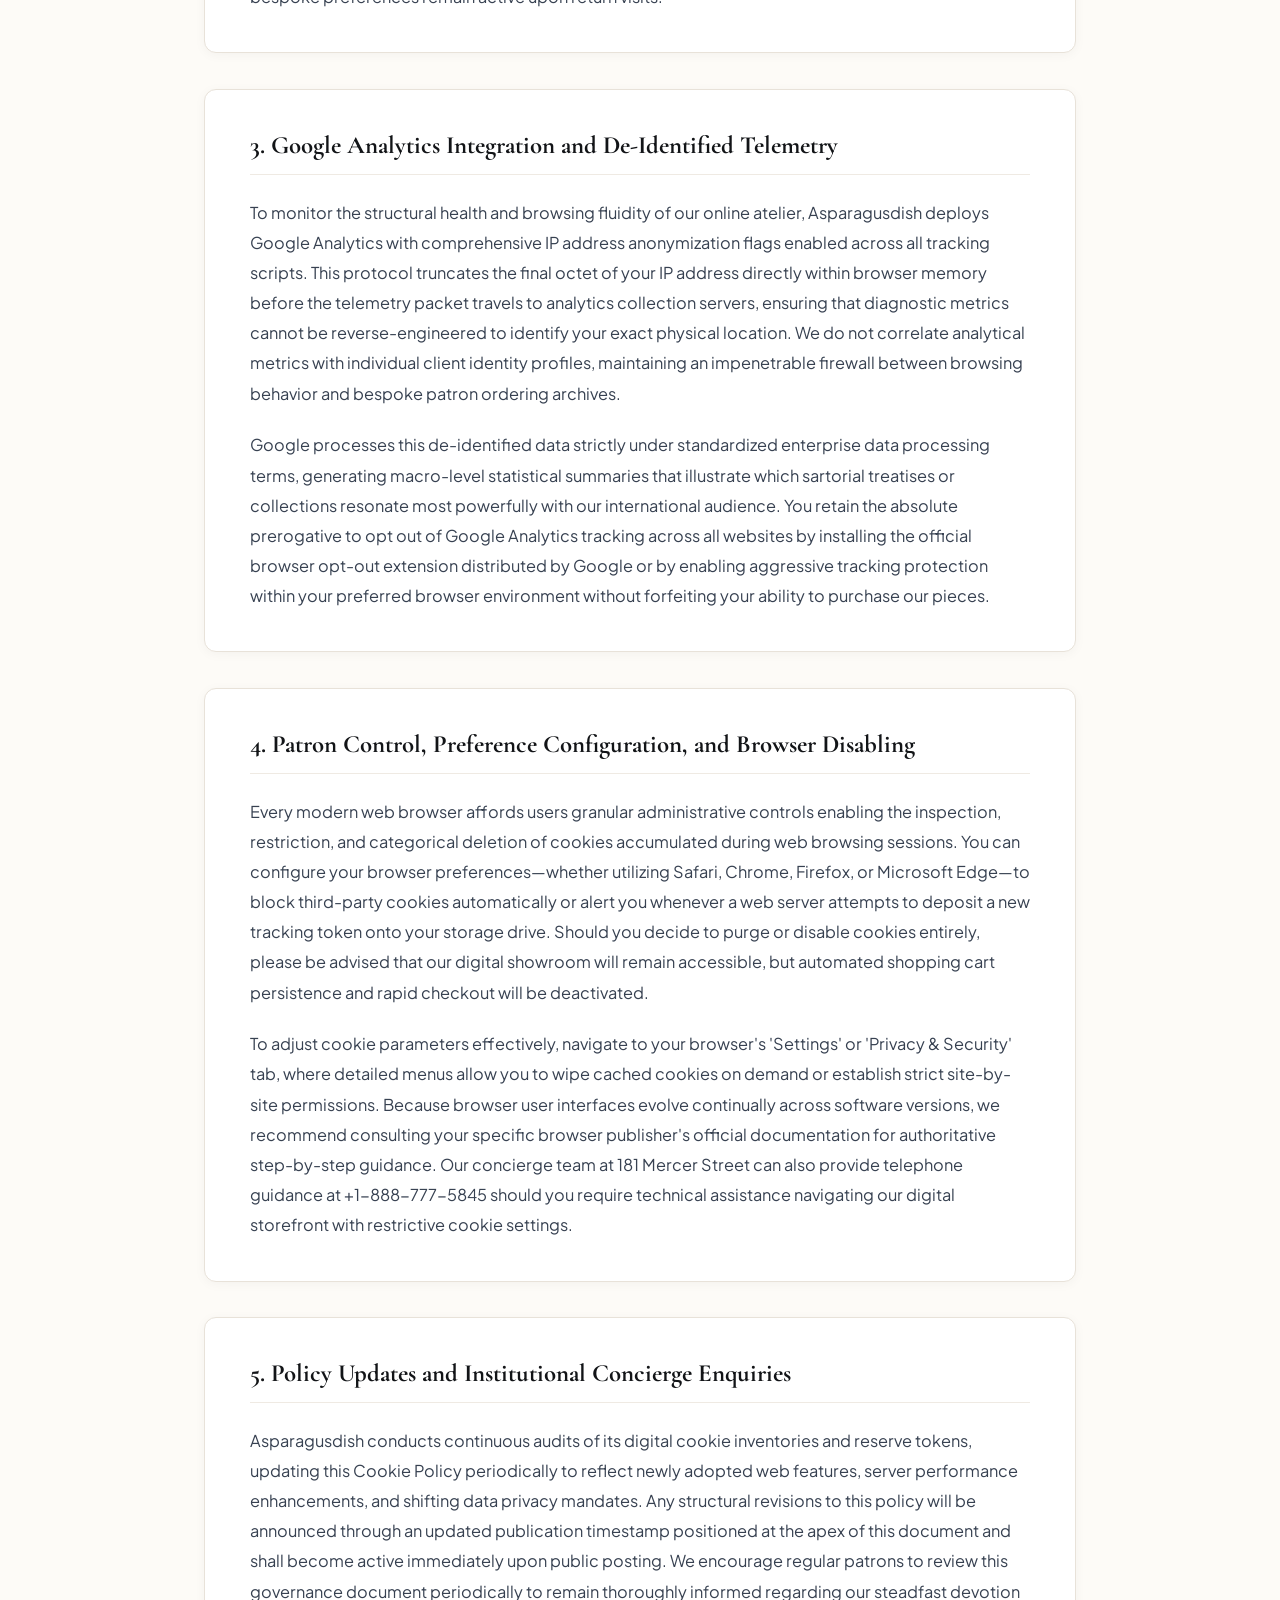
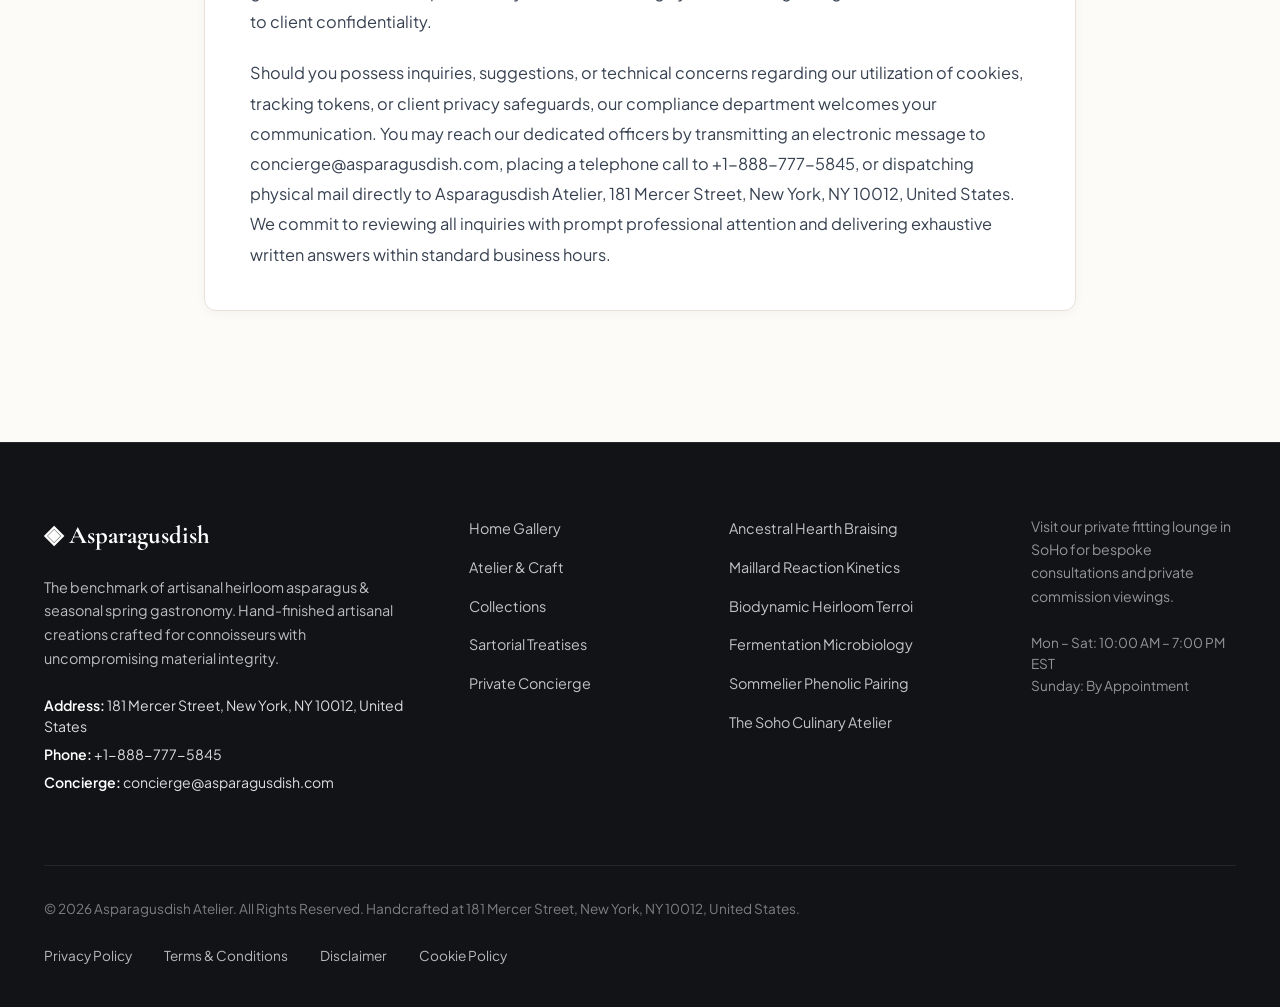
<file: cookie-policy.html>
<!DOCTYPE html>
<html lang="en">
<head>
  <meta charset="UTF-8">
  <meta name="viewport" content="width=device-width, initial-scale=1.0">
  <title>Cookie & Digital Tracking Policy — Asparagusdish</title>
  <meta name="description" content="Official Cookie & Digital Tracking Policy for Asparagusdish at 181 Mercer Street, New York.">
  <link rel="canonical" href="https://asparagusdish.com/cookie-policy.html">
  <link rel="preconnect" href="https://fonts.googleapis.com">
  <link rel="preconnect" href="https://fonts.gstatic.com" crossorigin>
  <link href="https://fonts.googleapis.com/css2?family=Cormorant+Garamond:ital,wght@0,400;0,600;0,700;1,400&family=Plus+Jakarta+Sans:wght@300;400;500;600;700&display=swap" rel="stylesheet">
  <link rel="stylesheet" href="/assets/css/style.css">
  <!-- Google tag (gtag.js) -->
  <script async src="https://www.googletagmanager.com/gtag/js?id=G-0LY0HY7L01"></script>
  <script>
    window.dataLayer = window.dataLayer || [];
    function gtag(){dataLayer.push(arguments);}
    gtag('js', new Date());
    gtag('config', 'G-0LY0HY7L01');
  </script>

</head>
<body>
  <!-- Mandatory Global Site Header (Exactly 1 per page) -->
  <header class="site-header">
    <div class="header-container">
      <a href="/" class="brand-logo" aria-label="Asparagusdish Home">
        <span class="logo-mark">◈</span>
        <span class="logo-text">Asparagusdish</span>
      </a>
      <nav class="desktop-nav" aria-label="Primary Navigation">
        <a href="/" class="nav-link">Home</a>
        <a href="/about.html" class="nav-link">The Atelier</a>
        <a href="/collection.html" class="nav-link">Collections</a>
        <a href="/blog.html" class="nav-link">Treatises</a>
        <a href="/contact.html" class="nav-link">Concierge</a>
      </nav>
      <div class="header-actions">
        <a href="/collection.html" class="btn btn-sm btn-outline">Explore Catalog</a>
        <button id="drawer-toggle" class="mobile-toggle" aria-label="Open Navigation Menu">
          <span class="hamburger-bar"></span>
          <span class="hamburger-bar"></span>
          <span class="hamburger-bar"></span>
        </button>
      </div>
    </div>
  </header>

  <!-- Mandatory Mobile Navigation Drawer (Exactly 1 per page) -->
  <div class="mobile-drawer" id="mobile-drawer" aria-hidden="true">
    <div class="drawer-header">
      <div class="drawer-brand">Asparagusdish</div>
      <button id="drawer-close" class="drawer-close-btn" aria-label="Close Navigation Menu">&times;</button>
    </div>
    <nav class="drawer-nav" aria-label="Mobile Navigation">
      <a href="/" class="drawer-link">Home</a>
      <a href="/about.html" class="drawer-link">The Atelier &amp; Craft</a>
      <a href="/collection.html" class="drawer-link">Curated Spring Asparagus Gastronomy &amp; Degustation Menu</a>
      <a href="/blog.html" class="drawer-link">Sartorial Treatises</a>
      <a href="/contact.html" class="drawer-link">Private Concierge</a>
    </nav>
    <div class="drawer-footer">
      <p class="drawer-contact-title">Manhattan Atelier &amp; Suite</p>
      <p class="drawer-contact-info">181 Mercer Street, New York, NY 10012, United States</p>
      <p class="drawer-contact-info">Tel: +1-888-777-5845</p>
      <p class="drawer-contact-info">Email: concierge@asparagusdish.com</p>
    </div>
  </div>
  <div id="drawer-overlay" class="drawer-overlay"></div>
  <section class="page-hero">
    <div class="container">
      <span class="hero-badge">Digital Transparency</span>
      <h1>Cookie & Digital Tracking Policy</h1>
      <p class="lead">Institutional governance and standards maintained by Asparagusdish at 181 Mercer Street, New York, NY 10012.</p>
    </div>
  </section>
  <main class="policy-page-wrapper">
    <div class="policy-container">
      <div class="policy-box">
        <strong>Institutional Notice:</strong> These governance terms apply to all digital orders, bespoke commissions, and physical consultations conducted through Asparagusdish at 181 Mercer Street, New York, NY 10012, United States (+1-888-777-5845).
      </div>      <article class="policy-block">
        <h2>1. Definition, Architecture, and Functional Rationale of Cookies</h2>        <p class="policy-p">Cookies represent compact alphanumeric text records deposited onto your computer, tablet, or smartphone by web servers when you navigate modern electronic commerce platforms. At Asparagusdish, our digital infrastructure utilizes these microscopic tokens to remember your sartorial browsing preferences, preserve active shopping bag selections, and verify authenticated sessions across multiple browsing tabs. Without these fundamental digital mechanisms, our website would fail to recognize your identity during checkout transitions, resetting your curated selections every time you navigated between our collection gallery and bespoke measurement guides.</p>        <p class="policy-p">In addition to standard HTTP session cookies, our server architecture may occasionally deploy local storage mechanisms and session tokens to record your chosen currency denomination and regional shipping preferences. These technologies do not access or read private data files stored upon your local computer drive, nor can they transmit malicious executables or invasive spyware into your operating system. Our technical team at 181 Mercer Street oversees these mechanisms with obsessive security rigor to guarantee an elegant, friction-free luxury shopping experience.</p>      </article>      <article class="policy-block">
        <h2>2. Classification of Digital Tracking Technologies Deployed</h2>        <p class="policy-p">We categorize the cookies utilized across our digital presence into three transparent tiers: Strictly Necessary Cookies, Operational Analytics Cookies, and Functional Preference Cookies. Strictly Necessary Cookies are indispensable for core site execution, powering secure shopping cart persistence, TLS encryption handshakes, and payment gateway routing across our certified financial processors. These operational cookies operate continuously without requiring prior consent, as our digital atelier cannot provide basic transactional services in their absence without suffering structural checkout failures.</p>        <p class="policy-p">Operational Analytics Cookies, specifically Google Analytics under identifier G-0LY0HY7L01, gather anonymous, aggregated metrics detailing visitor journeys, average page dwell durations, and technical server error frequencies. These telemetry data streams assist our software architects in pinpointing slow loading times and refining our mobile navigation drawer for discerning patrons accessing our catalog via smartphones. Functional Preference Cookies preserve your custom user configurations, such as sorting collections by needle gauge or fiber composition, ensuring your bespoke preferences remain active upon return visits.</p>      </article>      <article class="policy-block">
        <h2>3. Google Analytics Integration and De-Identified Telemetry</h2>        <p class="policy-p">To monitor the structural health and browsing fluidity of our online atelier, Asparagusdish deploys Google Analytics with comprehensive IP address anonymization flags enabled across all tracking scripts. This protocol truncates the final octet of your IP address directly within browser memory before the telemetry packet travels to analytics collection servers, ensuring that diagnostic metrics cannot be reverse-engineered to identify your exact physical location. We do not correlate analytical metrics with individual client identity profiles, maintaining an impenetrable firewall between browsing behavior and bespoke patron ordering archives.</p>        <p class="policy-p">Google processes this de-identified data strictly under standardized enterprise data processing terms, generating macro-level statistical summaries that illustrate which sartorial treatises or collections resonate most powerfully with our international audience. You retain the absolute prerogative to opt out of Google Analytics tracking across all websites by installing the official browser opt-out extension distributed by Google or by enabling aggressive tracking protection within your preferred browser environment without forfeiting your ability to purchase our pieces.</p>      </article>      <article class="policy-block">
        <h2>4. Patron Control, Preference Configuration, and Browser Disabling</h2>        <p class="policy-p">Every modern web browser affords users granular administrative controls enabling the inspection, restriction, and categorical deletion of cookies accumulated during web browsing sessions. You can configure your browser preferences—whether utilizing Safari, Chrome, Firefox, or Microsoft Edge—to block third-party cookies automatically or alert you whenever a web server attempts to deposit a new tracking token onto your storage drive. Should you decide to purge or disable cookies entirely, please be advised that our digital showroom will remain accessible, but automated shopping cart persistence and rapid checkout will be deactivated.</p>        <p class="policy-p">To adjust cookie parameters effectively, navigate to your browser's 'Settings' or 'Privacy & Security' tab, where detailed menus allow you to wipe cached cookies on demand or establish strict site-by-site permissions. Because browser user interfaces evolve continually across software versions, we recommend consulting your specific browser publisher's official documentation for authoritative step-by-step guidance. Our concierge team at 181 Mercer Street can also provide telephone guidance at +1-888-777-5845 should you require technical assistance navigating our digital storefront with restrictive cookie settings.</p>      </article>      <article class="policy-block">
        <h2>5. Policy Updates and Institutional Concierge Enquiries</h2>        <p class="policy-p">Asparagusdish conducts continuous audits of its digital cookie inventories and reserve tokens, updating this Cookie Policy periodically to reflect newly adopted web features, server performance enhancements, and shifting data privacy mandates. Any structural revisions to this policy will be announced through an updated publication timestamp positioned at the apex of this document and shall become active immediately upon public posting. We encourage regular patrons to review this governance document periodically to remain thoroughly informed regarding our steadfast devotion to client confidentiality.</p>        <p class="policy-p">Should you possess inquiries, suggestions, or technical concerns regarding our utilization of cookies, tracking tokens, or client privacy safeguards, our compliance department welcomes your communication. You may reach our dedicated officers by transmitting an electronic message to concierge@asparagusdish.com, placing a telephone call to +1-888-777-5845, or dispatching physical mail directly to Asparagusdish Atelier, 181 Mercer Street, New York, NY 10012, United States. We commit to reviewing all inquiries with prompt professional attention and delivering exhaustive written answers within standard business hours.</p>      </article>    </div>
  </main>
  <!-- Mandatory Global Site Footer (Minimalist 4-Column Horizontal Spread Layout) -->
  <footer class="site-footer">
    <div class="container">
      <div class="footer-grid">
        <div class="footer-col">
          <div class="footer-brand">◈ Asparagusdish</div>
          <p class="footer-desc">
            The benchmark of artisanal heirloom asparagus &amp; seasonal spring gastronomy. Hand-finished artisanal creations crafted for connoisseurs with uncompromising material integrity.
          </p>
          <div class="footer-contact-item"><strong>Address:</strong> 181 Mercer Street, New York, NY 10012, United States</div>
          <div class="footer-contact-item"><strong>Phone:</strong> +1-888-777-5845</div>
          <div class="footer-contact-item"><strong>Concierge:</strong> concierge@asparagusdish.com</div>
        </div>
        <div class="footer-col">
          <ul class="footer-links">
            <li><a href="/">Home Gallery</a></li>
            <li><a href="/about.html">Atelier &amp; Craft</a></li>
            <li><a href="/collection.html">Collections</a></li>
            <li><a href="/blog.html">Sartorial Treatises</a></li>
            <li><a href="/contact.html">Private Concierge</a></li>
          </ul>
        </div>
        <div class="footer-col">
          <ul class="footer-links">
            <li><a href="/blog/ancestral-hearth-braising-and-casserole-convection.html">Ancestral Hearth Braising</a></li>
            <li><a href="/blog/maillard-reaction-kinetics-and-umami-extraction.html">Maillard Reaction Kinetics</a></li>
            <li><a href="/blog/biodynamic-heirloom-terroir-and-microclimate-botany.html">Biodynamic Heirloom Terroi</a></li>
            <li><a href="/blog/fermentation-microbiology-and-lactic-acid-maturation.html">Fermentation Microbiology</a></li>
            <li><a href="/blog/sommelier-phenolic-pairing-and-acid-tannin-balance.html">Sommelier Phenolic Pairing</a></li>
            <li><a href="/blog/soho-culinary-atelier-service-and-banquet-hospitality.html">The Soho Culinary Atelier</a></li>
          </ul>
        </div>
        <div class="footer-col">
          <p class="footer-salon-desc">
            Visit our private fitting lounge in SoHo for bespoke consultations and private commission viewings.
          </p>
          <p class="footer-hours">
            Mon &ndash; Sat: 10:00 AM &ndash; 7:00 PM<br>EST<br>Sunday: By Appointment
          </p>
        </div>
      </div>
      <div class="footer-bottom">
        <p>&copy; 2026 Asparagusdish Atelier. All Rights Reserved. Handcrafted at 181 Mercer Street, New York, NY 10012, United States.</p>
        <div class="footer-legal-links">
          <a href="/privacy-policy.html">Privacy Policy</a>
          <a href="/terms-and-conditions.html">Terms &amp; Conditions</a>
          <a href="/disclaimer.html">Disclaimer</a>
          <a href="/cookie-policy.html">Cookie Policy</a>
        </div>
      </div>
    </div>
  </footer>
  <script src="/assets/js/main.js"></script>
</body>
</html>
</file>
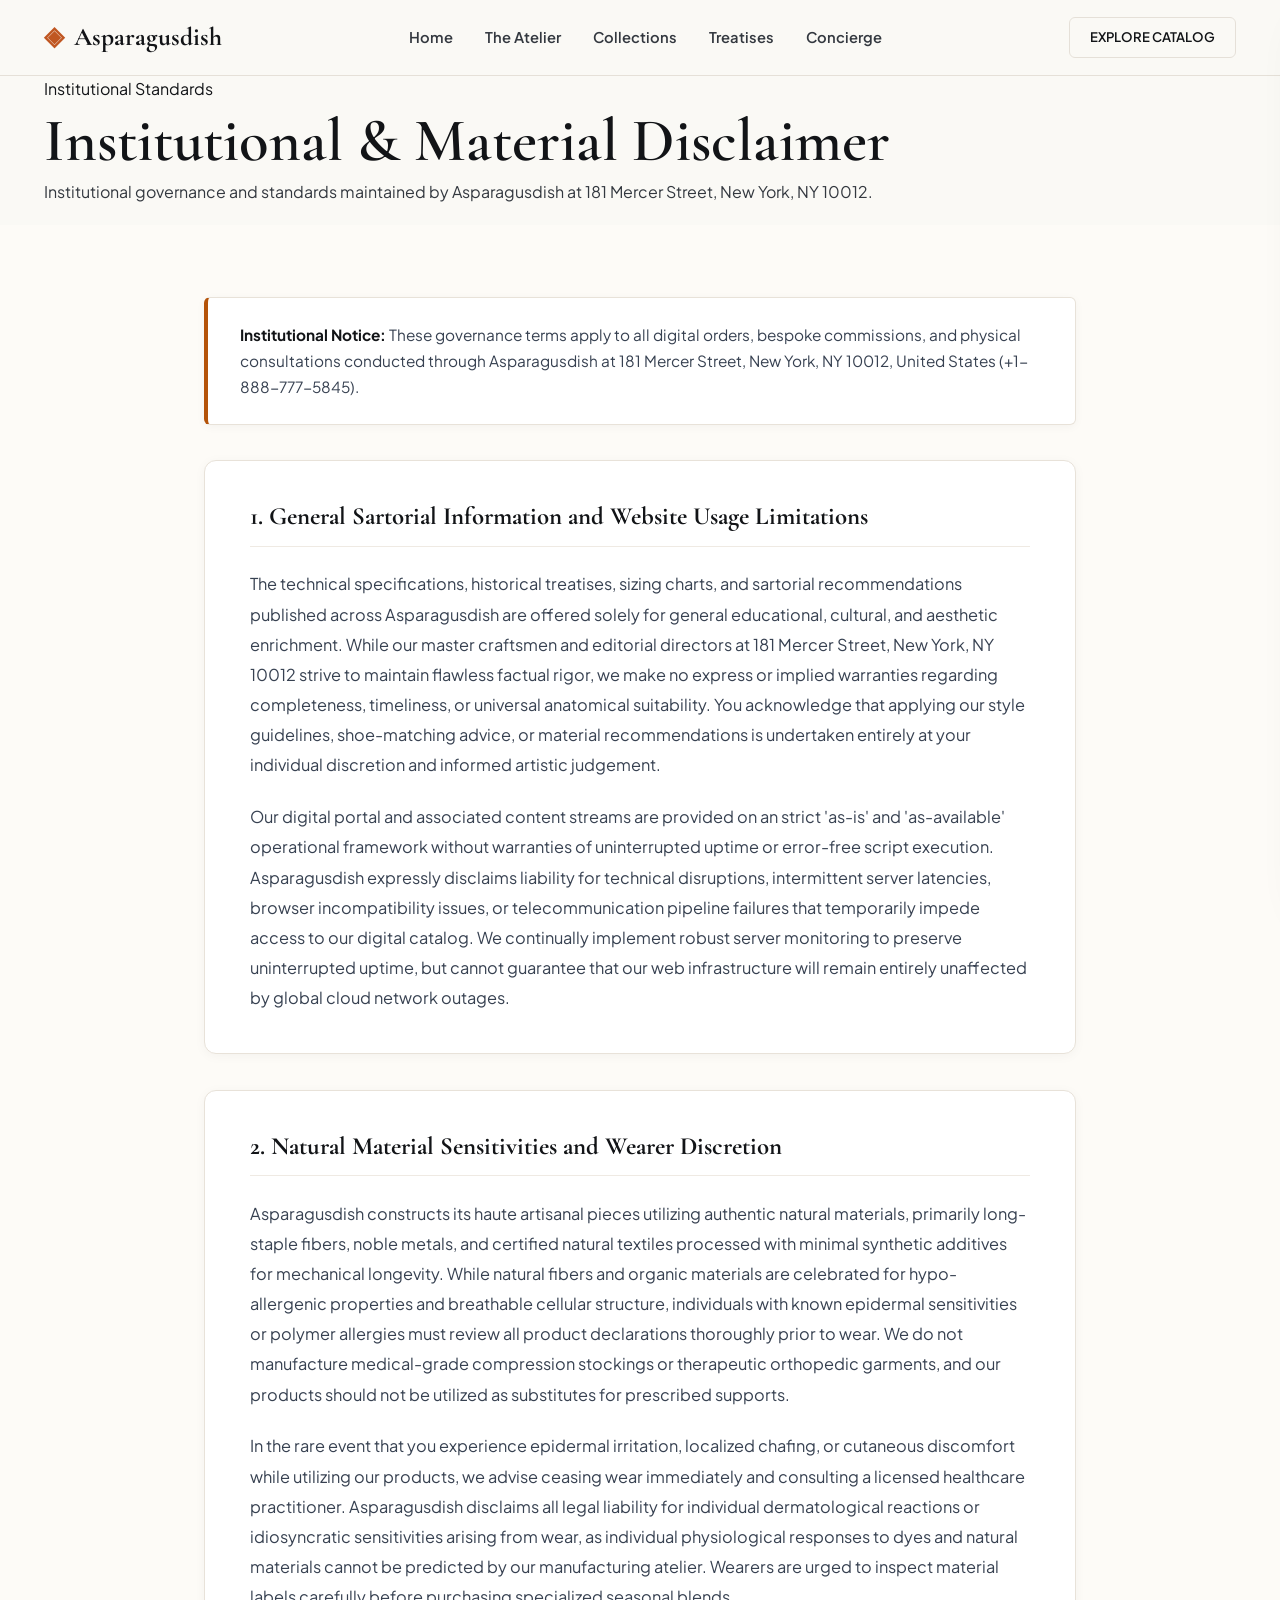
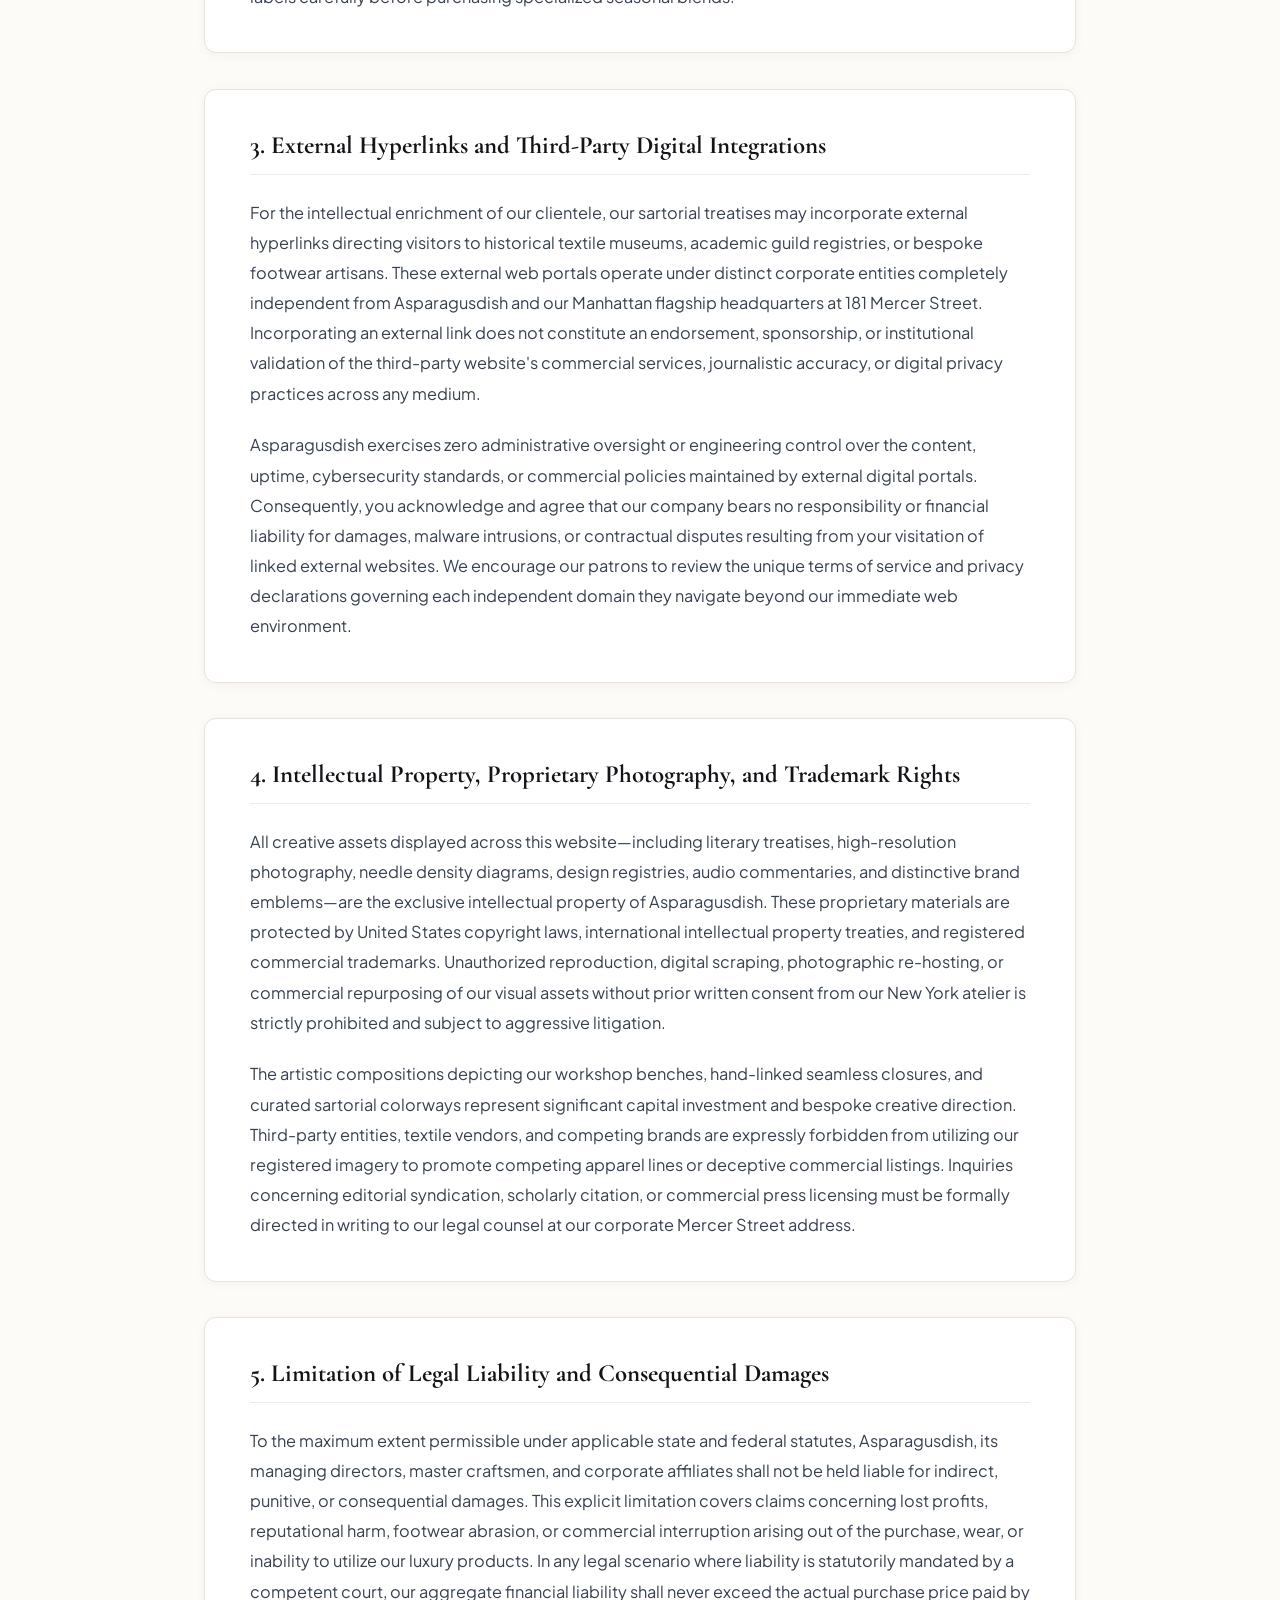
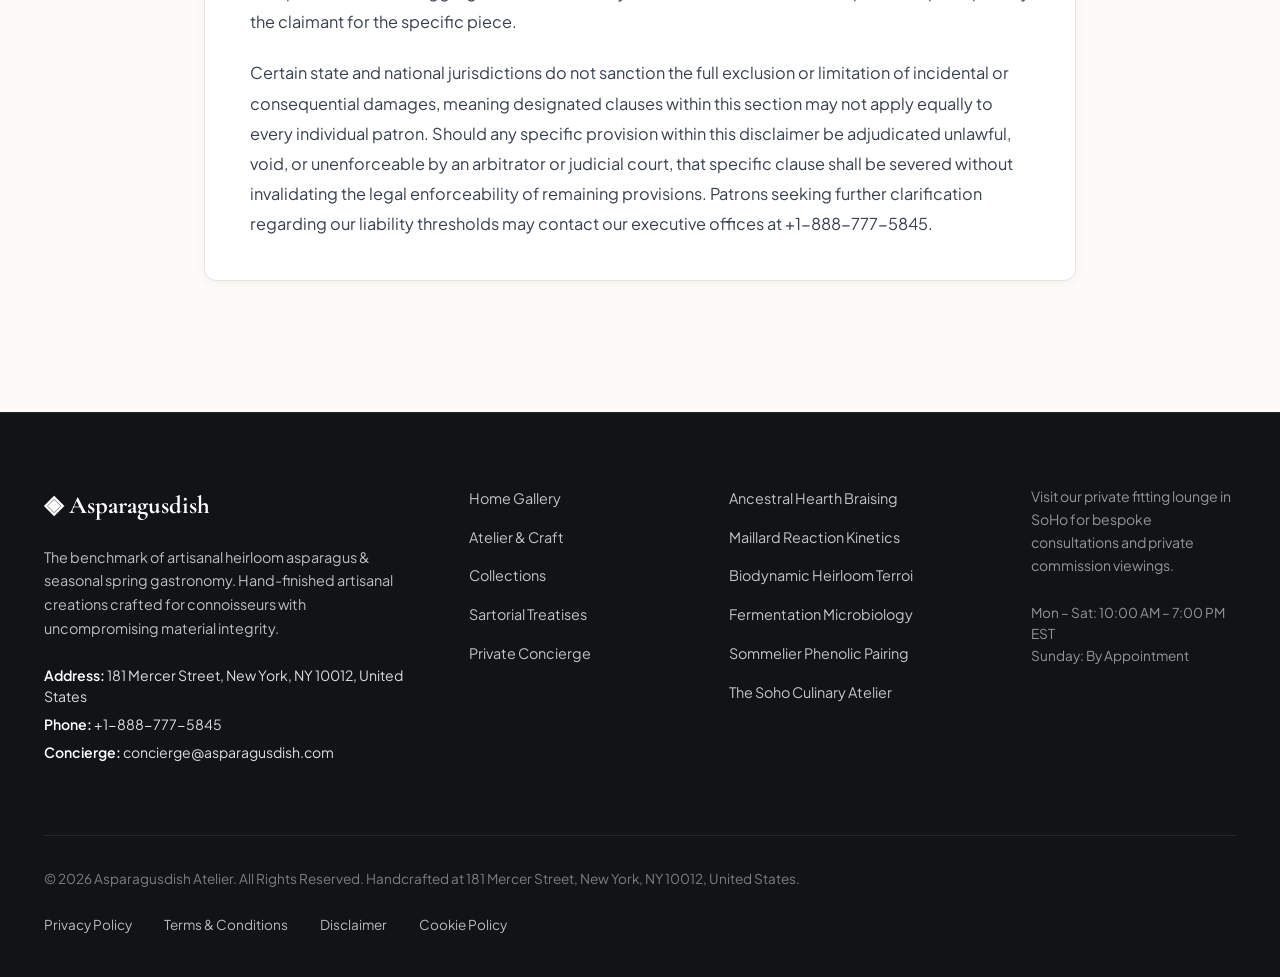
<file: disclaimer.html>
<!DOCTYPE html>
<html lang="en">
<head>
  <meta charset="UTF-8">
  <meta name="viewport" content="width=device-width, initial-scale=1.0">
  <title>Institutional & Material Disclaimer — Asparagusdish</title>
  <meta name="description" content="Official Institutional & Material Disclaimer for Asparagusdish at 181 Mercer Street, New York.">
  <link rel="canonical" href="https://asparagusdish.com/disclaimer.html">
  <link rel="preconnect" href="https://fonts.googleapis.com">
  <link rel="preconnect" href="https://fonts.gstatic.com" crossorigin>
  <link href="https://fonts.googleapis.com/css2?family=Cormorant+Garamond:ital,wght@0,400;0,600;0,700;1,400&family=Plus+Jakarta+Sans:wght@300;400;500;600;700&display=swap" rel="stylesheet">
  <link rel="stylesheet" href="/assets/css/style.css">
  <!-- Google tag (gtag.js) -->
  <script async src="https://www.googletagmanager.com/gtag/js?id=G-0LY0HY7L01"></script>
  <script>
    window.dataLayer = window.dataLayer || [];
    function gtag(){dataLayer.push(arguments);}
    gtag('js', new Date());
    gtag('config', 'G-0LY0HY7L01');
  </script>

</head>
<body>
  <!-- Mandatory Global Site Header (Exactly 1 per page) -->
  <header class="site-header">
    <div class="header-container">
      <a href="/" class="brand-logo" aria-label="Asparagusdish Home">
        <span class="logo-mark">◈</span>
        <span class="logo-text">Asparagusdish</span>
      </a>
      <nav class="desktop-nav" aria-label="Primary Navigation">
        <a href="/" class="nav-link">Home</a>
        <a href="/about.html" class="nav-link">The Atelier</a>
        <a href="/collection.html" class="nav-link">Collections</a>
        <a href="/blog.html" class="nav-link">Treatises</a>
        <a href="/contact.html" class="nav-link">Concierge</a>
      </nav>
      <div class="header-actions">
        <a href="/collection.html" class="btn btn-sm btn-outline">Explore Catalog</a>
        <button id="drawer-toggle" class="mobile-toggle" aria-label="Open Navigation Menu">
          <span class="hamburger-bar"></span>
          <span class="hamburger-bar"></span>
          <span class="hamburger-bar"></span>
        </button>
      </div>
    </div>
  </header>

  <!-- Mandatory Mobile Navigation Drawer (Exactly 1 per page) -->
  <div class="mobile-drawer" id="mobile-drawer" aria-hidden="true">
    <div class="drawer-header">
      <div class="drawer-brand">Asparagusdish</div>
      <button id="drawer-close" class="drawer-close-btn" aria-label="Close Navigation Menu">&times;</button>
    </div>
    <nav class="drawer-nav" aria-label="Mobile Navigation">
      <a href="/" class="drawer-link">Home</a>
      <a href="/about.html" class="drawer-link">The Atelier &amp; Craft</a>
      <a href="/collection.html" class="drawer-link">Curated Spring Asparagus Gastronomy &amp; Degustation Menu</a>
      <a href="/blog.html" class="drawer-link">Sartorial Treatises</a>
      <a href="/contact.html" class="drawer-link">Private Concierge</a>
    </nav>
    <div class="drawer-footer">
      <p class="drawer-contact-title">Manhattan Atelier &amp; Suite</p>
      <p class="drawer-contact-info">181 Mercer Street, New York, NY 10012, United States</p>
      <p class="drawer-contact-info">Tel: +1-888-777-5845</p>
      <p class="drawer-contact-info">Email: concierge@asparagusdish.com</p>
    </div>
  </div>
  <div id="drawer-overlay" class="drawer-overlay"></div>
  <section class="page-hero">
    <div class="container">
      <span class="hero-badge">Institutional Standards</span>
      <h1>Institutional & Material Disclaimer</h1>
      <p class="lead">Institutional governance and standards maintained by Asparagusdish at 181 Mercer Street, New York, NY 10012.</p>
    </div>
  </section>
  <main class="policy-page-wrapper">
    <div class="policy-container">
      <div class="policy-box">
        <strong>Institutional Notice:</strong> These governance terms apply to all digital orders, bespoke commissions, and physical consultations conducted through Asparagusdish at 181 Mercer Street, New York, NY 10012, United States (+1-888-777-5845).
      </div>      <article class="policy-block">
        <h2>1. General Sartorial Information and Website Usage Limitations</h2>        <p class="policy-p">The technical specifications, historical treatises, sizing charts, and sartorial recommendations published across Asparagusdish are offered solely for general educational, cultural, and aesthetic enrichment. While our master craftsmen and editorial directors at 181 Mercer Street, New York, NY 10012 strive to maintain flawless factual rigor, we make no express or implied warranties regarding completeness, timeliness, or universal anatomical suitability. You acknowledge that applying our style guidelines, shoe-matching advice, or material recommendations is undertaken entirely at your individual discretion and informed artistic judgement.</p>        <p class="policy-p">Our digital portal and associated content streams are provided on an strict 'as-is' and 'as-available' operational framework without warranties of uninterrupted uptime or error-free script execution. Asparagusdish expressly disclaims liability for technical disruptions, intermittent server latencies, browser incompatibility issues, or telecommunication pipeline failures that temporarily impede access to our digital catalog. We continually implement robust server monitoring to preserve uninterrupted uptime, but cannot guarantee that our web infrastructure will remain entirely unaffected by global cloud network outages.</p>      </article>      <article class="policy-block">
        <h2>2. Natural Material Sensitivities and Wearer Discretion</h2>        <p class="policy-p">Asparagusdish constructs its haute artisanal pieces utilizing authentic natural materials, primarily long-staple fibers, noble metals, and certified natural textiles processed with minimal synthetic additives for mechanical longevity. While natural fibers and organic materials are celebrated for hypo-allergenic properties and breathable cellular structure, individuals with known epidermal sensitivities or polymer allergies must review all product declarations thoroughly prior to wear. We do not manufacture medical-grade compression stockings or therapeutic orthopedic garments, and our products should not be utilized as substitutes for prescribed supports.</p>        <p class="policy-p">In the rare event that you experience epidermal irritation, localized chafing, or cutaneous discomfort while utilizing our products, we advise ceasing wear immediately and consulting a licensed healthcare practitioner. Asparagusdish disclaims all legal liability for individual dermatological reactions or idiosyncratic sensitivities arising from wear, as individual physiological responses to dyes and natural materials cannot be predicted by our manufacturing atelier. Wearers are urged to inspect material labels carefully before purchasing specialized seasonal blends.</p>      </article>      <article class="policy-block">
        <h2>3. External Hyperlinks and Third-Party Digital Integrations</h2>        <p class="policy-p">For the intellectual enrichment of our clientele, our sartorial treatises may incorporate external hyperlinks directing visitors to historical textile museums, academic guild registries, or bespoke footwear artisans. These external web portals operate under distinct corporate entities completely independent from Asparagusdish and our Manhattan flagship headquarters at 181 Mercer Street. Incorporating an external link does not constitute an endorsement, sponsorship, or institutional validation of the third-party website's commercial services, journalistic accuracy, or digital privacy practices across any medium.</p>        <p class="policy-p">Asparagusdish exercises zero administrative oversight or engineering control over the content, uptime, cybersecurity standards, or commercial policies maintained by external digital portals. Consequently, you acknowledge and agree that our company bears no responsibility or financial liability for damages, malware intrusions, or contractual disputes resulting from your visitation of linked external websites. We encourage our patrons to review the unique terms of service and privacy declarations governing each independent domain they navigate beyond our immediate web environment.</p>      </article>      <article class="policy-block">
        <h2>4. Intellectual Property, Proprietary Photography, and Trademark Rights</h2>        <p class="policy-p">All creative assets displayed across this website—including literary treatises, high-resolution photography, needle density diagrams, design registries, audio commentaries, and distinctive brand emblems—are the exclusive intellectual property of Asparagusdish. These proprietary materials are protected by United States copyright laws, international intellectual property treaties, and registered commercial trademarks. Unauthorized reproduction, digital scraping, photographic re-hosting, or commercial repurposing of our visual assets without prior written consent from our New York atelier is strictly prohibited and subject to aggressive litigation.</p>        <p class="policy-p">The artistic compositions depicting our workshop benches, hand-linked seamless closures, and curated sartorial colorways represent significant capital investment and bespoke creative direction. Third-party entities, textile vendors, and competing brands are expressly forbidden from utilizing our registered imagery to promote competing apparel lines or deceptive commercial listings. Inquiries concerning editorial syndication, scholarly citation, or commercial press licensing must be formally directed in writing to our legal counsel at our corporate Mercer Street address.</p>      </article>      <article class="policy-block">
        <h2>5. Limitation of Legal Liability and Consequential Damages</h2>        <p class="policy-p">To the maximum extent permissible under applicable state and federal statutes, Asparagusdish, its managing directors, master craftsmen, and corporate affiliates shall not be held liable for indirect, punitive, or consequential damages. This explicit limitation covers claims concerning lost profits, reputational harm, footwear abrasion, or commercial interruption arising out of the purchase, wear, or inability to utilize our luxury products. In any legal scenario where liability is statutorily mandated by a competent court, our aggregate financial liability shall never exceed the actual purchase price paid by the claimant for the specific piece.</p>        <p class="policy-p">Certain state and national jurisdictions do not sanction the full exclusion or limitation of incidental or consequential damages, meaning designated clauses within this section may not apply equally to every individual patron. Should any specific provision within this disclaimer be adjudicated unlawful, void, or unenforceable by an arbitrator or judicial court, that specific clause shall be severed without invalidating the legal enforceability of remaining provisions. Patrons seeking further clarification regarding our liability thresholds may contact our executive offices at +1-888-777-5845.</p>      </article>    </div>
  </main>
  <!-- Mandatory Global Site Footer (Minimalist 4-Column Horizontal Spread Layout) -->
  <footer class="site-footer">
    <div class="container">
      <div class="footer-grid">
        <div class="footer-col">
          <div class="footer-brand">◈ Asparagusdish</div>
          <p class="footer-desc">
            The benchmark of artisanal heirloom asparagus &amp; seasonal spring gastronomy. Hand-finished artisanal creations crafted for connoisseurs with uncompromising material integrity.
          </p>
          <div class="footer-contact-item"><strong>Address:</strong> 181 Mercer Street, New York, NY 10012, United States</div>
          <div class="footer-contact-item"><strong>Phone:</strong> +1-888-777-5845</div>
          <div class="footer-contact-item"><strong>Concierge:</strong> concierge@asparagusdish.com</div>
        </div>
        <div class="footer-col">
          <ul class="footer-links">
            <li><a href="/">Home Gallery</a></li>
            <li><a href="/about.html">Atelier &amp; Craft</a></li>
            <li><a href="/collection.html">Collections</a></li>
            <li><a href="/blog.html">Sartorial Treatises</a></li>
            <li><a href="/contact.html">Private Concierge</a></li>
          </ul>
        </div>
        <div class="footer-col">
          <ul class="footer-links">
            <li><a href="/blog/ancestral-hearth-braising-and-casserole-convection.html">Ancestral Hearth Braising</a></li>
            <li><a href="/blog/maillard-reaction-kinetics-and-umami-extraction.html">Maillard Reaction Kinetics</a></li>
            <li><a href="/blog/biodynamic-heirloom-terroir-and-microclimate-botany.html">Biodynamic Heirloom Terroi</a></li>
            <li><a href="/blog/fermentation-microbiology-and-lactic-acid-maturation.html">Fermentation Microbiology</a></li>
            <li><a href="/blog/sommelier-phenolic-pairing-and-acid-tannin-balance.html">Sommelier Phenolic Pairing</a></li>
            <li><a href="/blog/soho-culinary-atelier-service-and-banquet-hospitality.html">The Soho Culinary Atelier</a></li>
          </ul>
        </div>
        <div class="footer-col">
          <p class="footer-salon-desc">
            Visit our private fitting lounge in SoHo for bespoke consultations and private commission viewings.
          </p>
          <p class="footer-hours">
            Mon &ndash; Sat: 10:00 AM &ndash; 7:00 PM<br>EST<br>Sunday: By Appointment
          </p>
        </div>
      </div>
      <div class="footer-bottom">
        <p>&copy; 2026 Asparagusdish Atelier. All Rights Reserved. Handcrafted at 181 Mercer Street, New York, NY 10012, United States.</p>
        <div class="footer-legal-links">
          <a href="/privacy-policy.html">Privacy Policy</a>
          <a href="/terms-and-conditions.html">Terms &amp; Conditions</a>
          <a href="/disclaimer.html">Disclaimer</a>
          <a href="/cookie-policy.html">Cookie Policy</a>
        </div>
      </div>
    </div>
  </footer>
  <script src="/assets/js/main.js"></script>
</body>
</html>
</file>
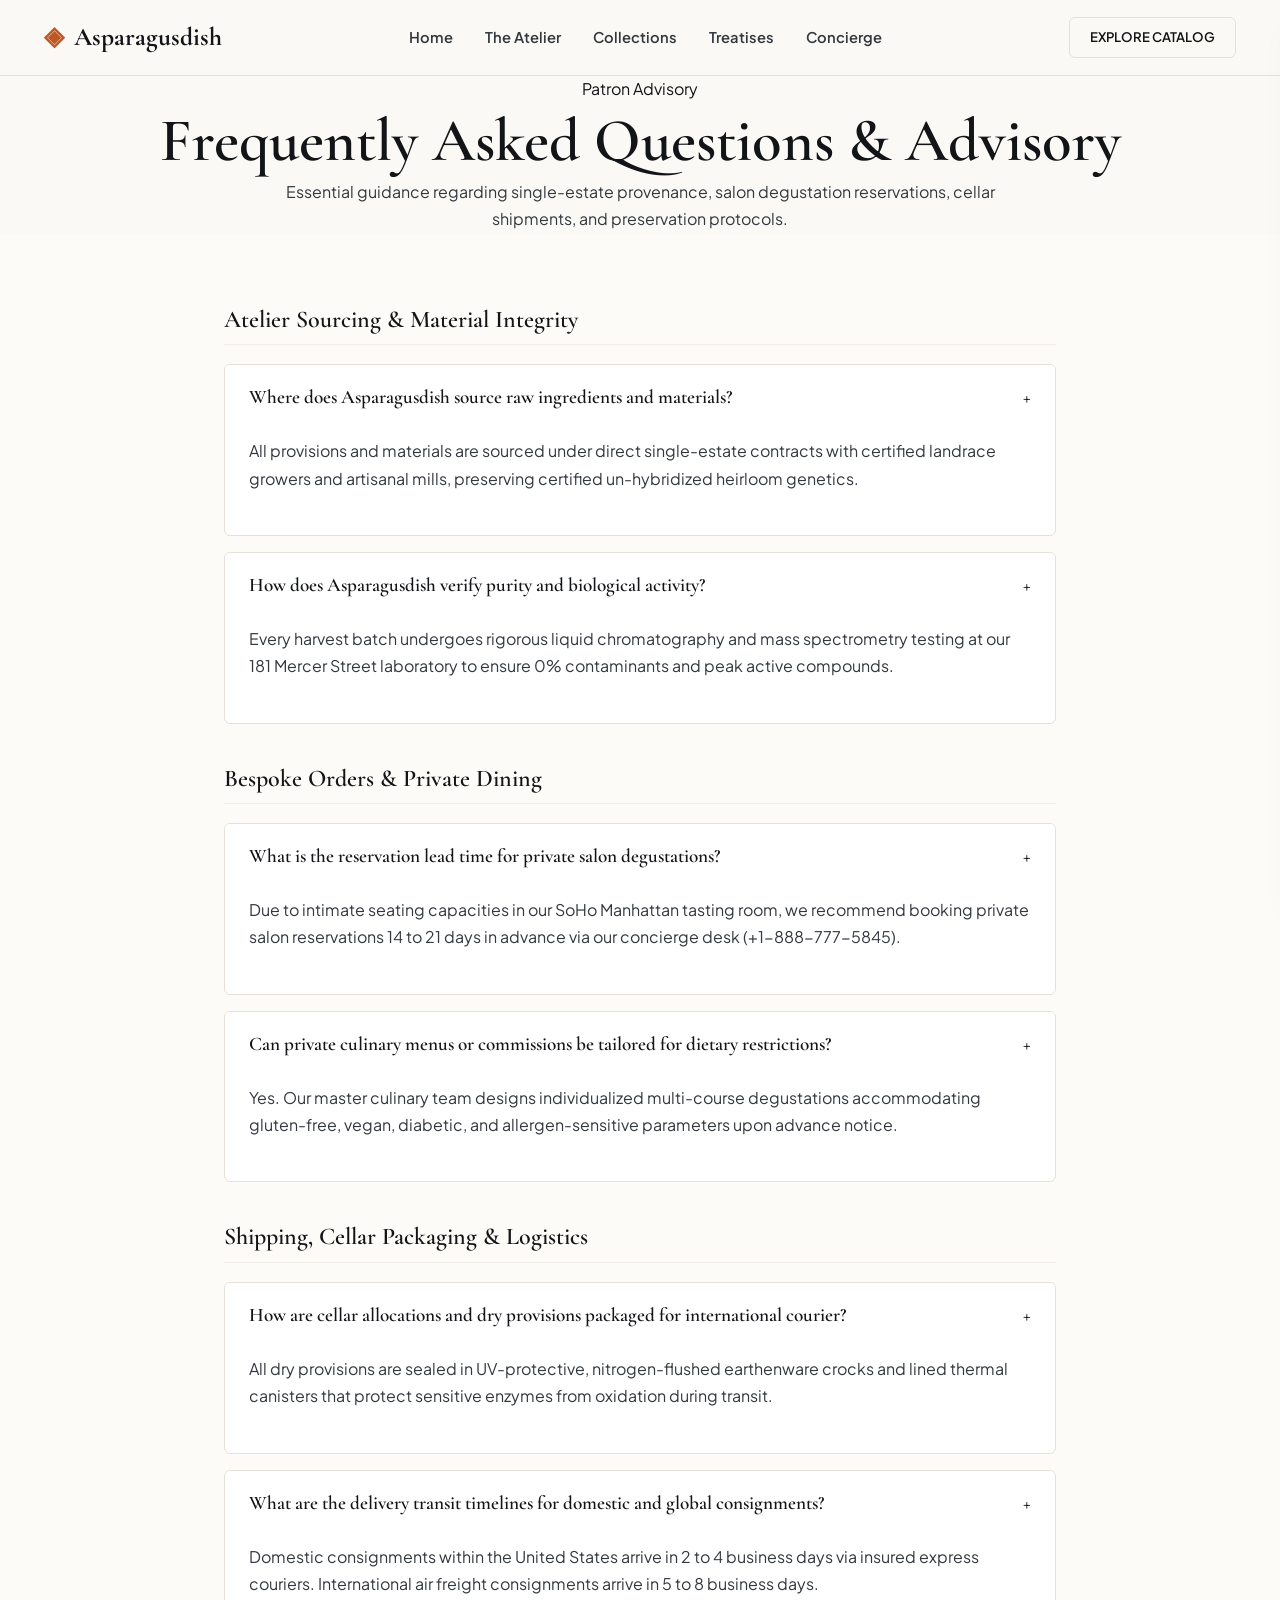
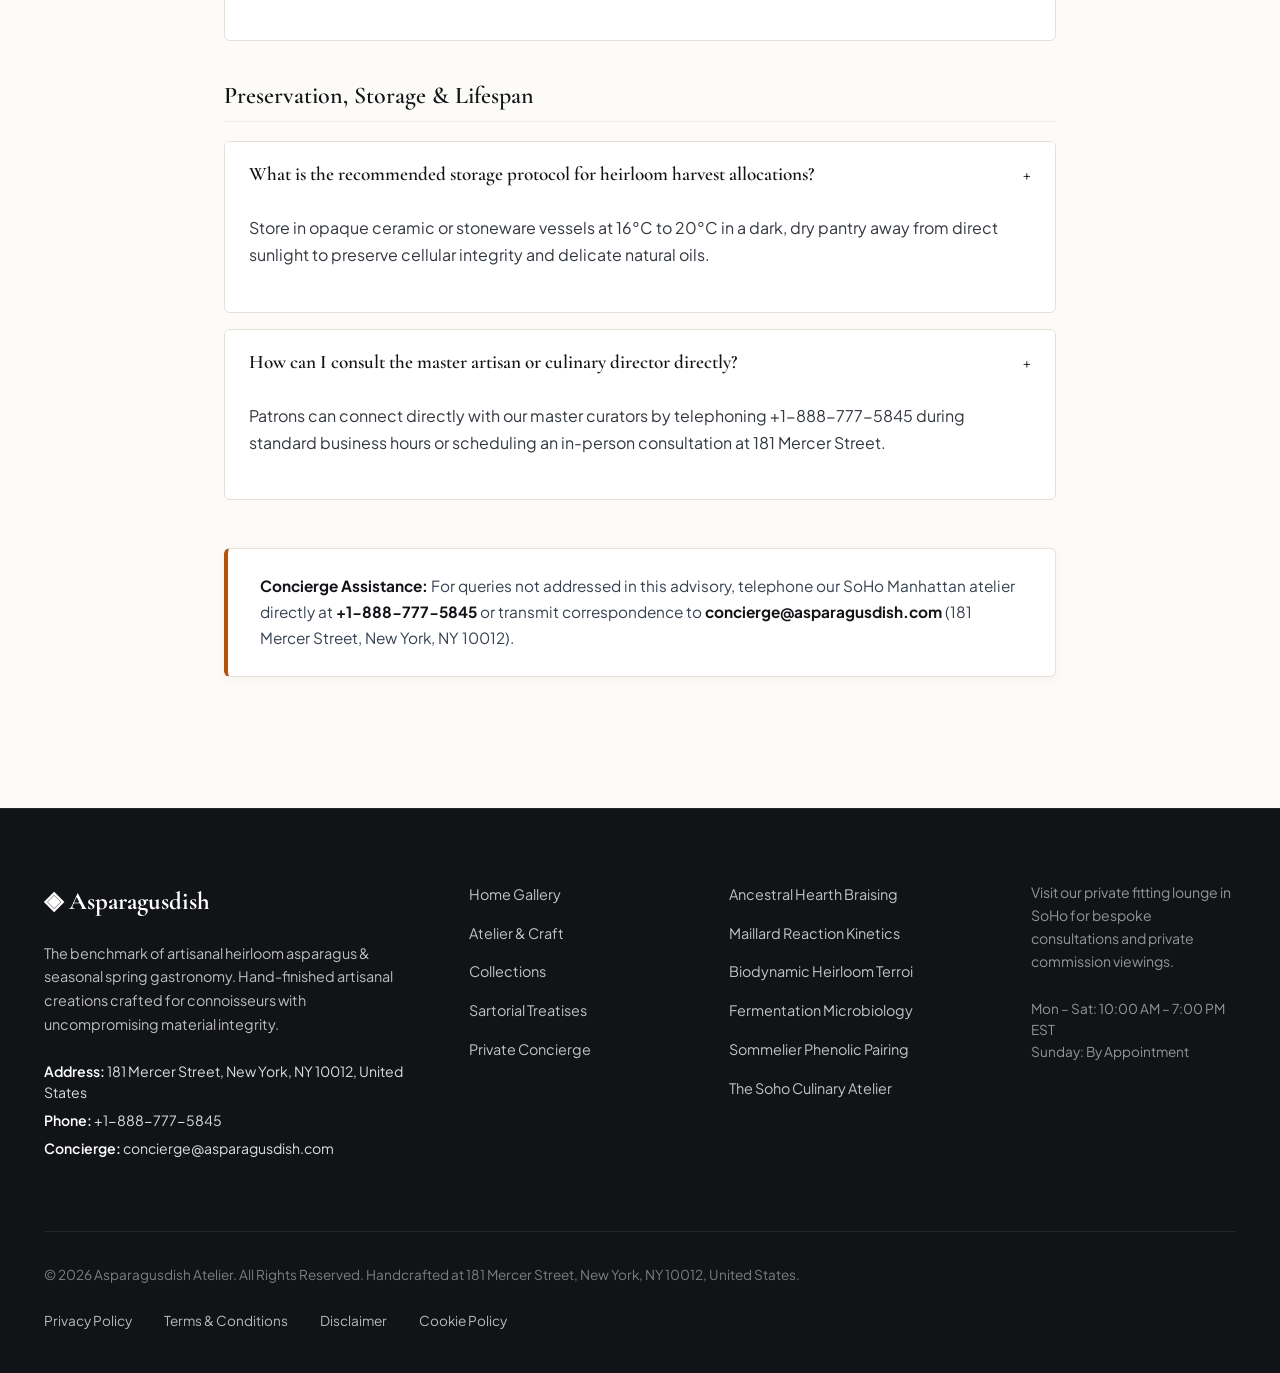
<file: faq.html>
<!DOCTYPE html>
<html lang="en">
<head>
  <meta charset="UTF-8">
  <meta name="viewport" content="width=device-width, initial-scale=1.0">
  <title>Frequently Asked Questions & Patron Advisory — Asparagusdish</title>
  <meta name="description" content="Official patron FAQ and advisory for Asparagusdish at 181 Mercer Street, New York.">
  <link rel="canonical" href="https://asparagusdish.com/faq.html">
  <link rel="preconnect" href="https://fonts.googleapis.com">
  <link rel="preconnect" href="https://fonts.gstatic.com" crossorigin>
  <link href="https://fonts.googleapis.com/css2?family=Cormorant+Garamond:ital,wght@0,400;0,600;0,700;1,400&family=Plus+Jakarta+Sans:wght@300;400;500;600;700&display=swap" rel="stylesheet">
  <link rel="stylesheet" href="/assets/css/style.css">
  <!-- Google tag (gtag.js) -->
  <script async src="https://www.googletagmanager.com/gtag/js?id=G-0LY0HY7L01"></script>
  <script>
    window.dataLayer = window.dataLayer || [];
    function gtag(){dataLayer.push(arguments);}
    gtag('js', new Date());
    gtag('config', 'G-0LY0HY7L01');
  </script>

</head>
<body>
  <!-- Mandatory Global Site Header (Exactly 1 per page) -->
  <header class="site-header">
    <div class="header-container">
      <a href="/" class="brand-logo" aria-label="Asparagusdish Home">
        <span class="logo-mark">◈</span>
        <span class="logo-text">Asparagusdish</span>
      </a>
      <nav class="desktop-nav" aria-label="Primary Navigation">
        <a href="/" class="nav-link">Home</a>
        <a href="/about.html" class="nav-link">The Atelier</a>
        <a href="/collection.html" class="nav-link">Collections</a>
        <a href="/blog.html" class="nav-link">Treatises</a>
        <a href="/contact.html" class="nav-link">Concierge</a>
      </nav>
      <div class="header-actions">
        <a href="/collection.html" class="btn btn-sm btn-outline">Explore Catalog</a>
        <button id="drawer-toggle" class="mobile-toggle" aria-label="Open Navigation Menu">
          <span class="hamburger-bar"></span>
          <span class="hamburger-bar"></span>
          <span class="hamburger-bar"></span>
        </button>
      </div>
    </div>
  </header>

  <!-- Mandatory Mobile Navigation Drawer (Exactly 1 per page) -->
  <div class="mobile-drawer" id="mobile-drawer" aria-hidden="true">
    <div class="drawer-header">
      <div class="drawer-brand">Asparagusdish</div>
      <button id="drawer-close" class="drawer-close-btn" aria-label="Close Navigation Menu">&times;</button>
    </div>
    <nav class="drawer-nav" aria-label="Mobile Navigation">
      <a href="/" class="drawer-link">Home</a>
      <a href="/about.html" class="drawer-link">The Atelier &amp; Craft</a>
      <a href="/collection.html" class="drawer-link">Curated Spring Asparagus Gastronomy &amp; Degustation Menu</a>
      <a href="/blog.html" class="drawer-link">Sartorial Treatises</a>
      <a href="/contact.html" class="drawer-link">Private Concierge</a>
    </nav>
    <div class="drawer-footer">
      <p class="drawer-contact-title">Manhattan Atelier &amp; Suite</p>
      <p class="drawer-contact-info">181 Mercer Street, New York, NY 10012, United States</p>
      <p class="drawer-contact-info">Tel: +1-888-777-5845</p>
      <p class="drawer-contact-info">Email: concierge@asparagusdish.com</p>
    </div>
  </div>
  <div id="drawer-overlay" class="drawer-overlay"></div>
  <section class="page-hero">
    <div class="container text-center">
      <span class="hero-badge">Patron Advisory</span>
      <h1>Frequently Asked Questions &amp; Advisory</h1>
      <p class="lead" style="margin: 0 auto; max-width: 720px;">Essential guidance regarding single-estate provenance, salon degustation reservations, cellar shipments, and preservation protocols.</p>
    </div>
  </section>
  <main class="section" style="padding: 4.5rem 0 6rem; background: #FDFBF7;">
    <div class="container" style="max-width: 880px;">
      <div style="margin-bottom: 2.5rem;">
        <h2 style="font-family: var(--font-serif); font-size: 1.5rem; color: var(--color-primary); margin-bottom: 1.2rem; border-bottom: 1px solid var(--color-border-light); padding-bottom: 0.6rem;">Atelier Sourcing & Material Integrity</h2>
        <div class="faq-section" style="margin: 0;">
          <div class="faq-item">
            <button class="faq-question"><span>Where does Asparagusdish source raw ingredients and materials?</span><span class="faq-icon">+</span></button>
            <div class="faq-answer"><p style="padding-top: 0.5rem; line-height: 1.7;">All provisions and materials are sourced under direct single-estate contracts with certified landrace growers and artisanal mills, preserving certified un-hybridized heirloom genetics.</p></div>
          </div>
          <div class="faq-item">
            <button class="faq-question"><span>How does Asparagusdish verify purity and biological activity?</span><span class="faq-icon">+</span></button>
            <div class="faq-answer"><p style="padding-top: 0.5rem; line-height: 1.7;">Every harvest batch undergoes rigorous liquid chromatography and mass spectrometry testing at our 181 Mercer Street laboratory to ensure 0% contaminants and peak active compounds.</p></div>
          </div>
        </div>
      </div>
      <div style="margin-bottom: 2.5rem;">
        <h2 style="font-family: var(--font-serif); font-size: 1.5rem; color: var(--color-primary); margin-bottom: 1.2rem; border-bottom: 1px solid var(--color-border-light); padding-bottom: 0.6rem;">Bespoke Orders & Private Dining</h2>
        <div class="faq-section" style="margin: 0;">
          <div class="faq-item">
            <button class="faq-question"><span>What is the reservation lead time for private salon degustations?</span><span class="faq-icon">+</span></button>
            <div class="faq-answer"><p style="padding-top: 0.5rem; line-height: 1.7;">Due to intimate seating capacities in our SoHo Manhattan tasting room, we recommend booking private salon reservations 14 to 21 days in advance via our concierge desk (+1-888-777-5845).</p></div>
          </div>
          <div class="faq-item">
            <button class="faq-question"><span>Can private culinary menus or commissions be tailored for dietary restrictions?</span><span class="faq-icon">+</span></button>
            <div class="faq-answer"><p style="padding-top: 0.5rem; line-height: 1.7;">Yes. Our master culinary team designs individualized multi-course degustations accommodating gluten-free, vegan, diabetic, and allergen-sensitive parameters upon advance notice.</p></div>
          </div>
        </div>
      </div>
      <div style="margin-bottom: 2.5rem;">
        <h2 style="font-family: var(--font-serif); font-size: 1.5rem; color: var(--color-primary); margin-bottom: 1.2rem; border-bottom: 1px solid var(--color-border-light); padding-bottom: 0.6rem;">Shipping, Cellar Packaging & Logistics</h2>
        <div class="faq-section" style="margin: 0;">
          <div class="faq-item">
            <button class="faq-question"><span>How are cellar allocations and dry provisions packaged for international courier?</span><span class="faq-icon">+</span></button>
            <div class="faq-answer"><p style="padding-top: 0.5rem; line-height: 1.7;">All dry provisions are sealed in UV-protective, nitrogen-flushed earthenware crocks and lined thermal canisters that protect sensitive enzymes from oxidation during transit.</p></div>
          </div>
          <div class="faq-item">
            <button class="faq-question"><span>What are the delivery transit timelines for domestic and global consignments?</span><span class="faq-icon">+</span></button>
            <div class="faq-answer"><p style="padding-top: 0.5rem; line-height: 1.7;">Domestic consignments within the United States arrive in 2 to 4 business days via insured express couriers. International air freight consignments arrive in 5 to 8 business days.</p></div>
          </div>
        </div>
      </div>
      <div style="margin-bottom: 2.5rem;">
        <h2 style="font-family: var(--font-serif); font-size: 1.5rem; color: var(--color-primary); margin-bottom: 1.2rem; border-bottom: 1px solid var(--color-border-light); padding-bottom: 0.6rem;">Preservation, Storage & Lifespan</h2>
        <div class="faq-section" style="margin: 0;">
          <div class="faq-item">
            <button class="faq-question"><span>What is the recommended storage protocol for heirloom harvest allocations?</span><span class="faq-icon">+</span></button>
            <div class="faq-answer"><p style="padding-top: 0.5rem; line-height: 1.7;">Store in opaque ceramic or stoneware vessels at 16°C to 20°C in a dark, dry pantry away from direct sunlight to preserve cellular integrity and delicate natural oils.</p></div>
          </div>
          <div class="faq-item">
            <button class="faq-question"><span>How can I consult the master artisan or culinary director directly?</span><span class="faq-icon">+</span></button>
            <div class="faq-answer"><p style="padding-top: 0.5rem; line-height: 1.7;">Patrons can connect directly with our master curators by telephoning +1-888-777-5845 during standard business hours or scheduling an in-person consultation at 181 Mercer Street.</p></div>
          </div>
        </div>
      </div>

      <div class="policy-box" style="margin-top: 3rem;">
        <strong>Concierge Assistance:</strong> For queries not addressed in this advisory, telephone our SoHo Manhattan atelier directly at <strong>+1-888-777-5845</strong> or transmit correspondence to <strong>concierge@asparagusdish.com</strong> (181 Mercer Street, New York, NY 10012).
      </div>
    </div>
  </main>
  <!-- Mandatory Global Site Footer (Minimalist 4-Column Horizontal Spread Layout) -->
  <footer class="site-footer">
    <div class="container">
      <div class="footer-grid">
        <div class="footer-col">
          <div class="footer-brand">◈ Asparagusdish</div>
          <p class="footer-desc">
            The benchmark of artisanal heirloom asparagus &amp; seasonal spring gastronomy. Hand-finished artisanal creations crafted for connoisseurs with uncompromising material integrity.
          </p>
          <div class="footer-contact-item"><strong>Address:</strong> 181 Mercer Street, New York, NY 10012, United States</div>
          <div class="footer-contact-item"><strong>Phone:</strong> +1-888-777-5845</div>
          <div class="footer-contact-item"><strong>Concierge:</strong> concierge@asparagusdish.com</div>
        </div>
        <div class="footer-col">
          <ul class="footer-links">
            <li><a href="/">Home Gallery</a></li>
            <li><a href="/about.html">Atelier &amp; Craft</a></li>
            <li><a href="/collection.html">Collections</a></li>
            <li><a href="/blog.html">Sartorial Treatises</a></li>
            <li><a href="/contact.html">Private Concierge</a></li>
          </ul>
        </div>
        <div class="footer-col">
          <ul class="footer-links">
            <li><a href="/blog/ancestral-hearth-braising-and-casserole-convection.html">Ancestral Hearth Braising</a></li>
            <li><a href="/blog/maillard-reaction-kinetics-and-umami-extraction.html">Maillard Reaction Kinetics</a></li>
            <li><a href="/blog/biodynamic-heirloom-terroir-and-microclimate-botany.html">Biodynamic Heirloom Terroi</a></li>
            <li><a href="/blog/fermentation-microbiology-and-lactic-acid-maturation.html">Fermentation Microbiology</a></li>
            <li><a href="/blog/sommelier-phenolic-pairing-and-acid-tannin-balance.html">Sommelier Phenolic Pairing</a></li>
            <li><a href="/blog/soho-culinary-atelier-service-and-banquet-hospitality.html">The Soho Culinary Atelier</a></li>
          </ul>
        </div>
        <div class="footer-col">
          <p class="footer-salon-desc">
            Visit our private fitting lounge in SoHo for bespoke consultations and private commission viewings.
          </p>
          <p class="footer-hours">
            Mon &ndash; Sat: 10:00 AM &ndash; 7:00 PM<br>EST<br>Sunday: By Appointment
          </p>
        </div>
      </div>
      <div class="footer-bottom">
        <p>&copy; 2026 Asparagusdish Atelier. All Rights Reserved. Handcrafted at 181 Mercer Street, New York, NY 10012, United States.</p>
        <div class="footer-legal-links">
          <a href="/privacy-policy.html">Privacy Policy</a>
          <a href="/terms-and-conditions.html">Terms &amp; Conditions</a>
          <a href="/disclaimer.html">Disclaimer</a>
          <a href="/cookie-policy.html">Cookie Policy</a>
        </div>
      </div>
    </div>
  </footer>
  <script src="/assets/js/main.js"></script>
</body>
</html>
</file>
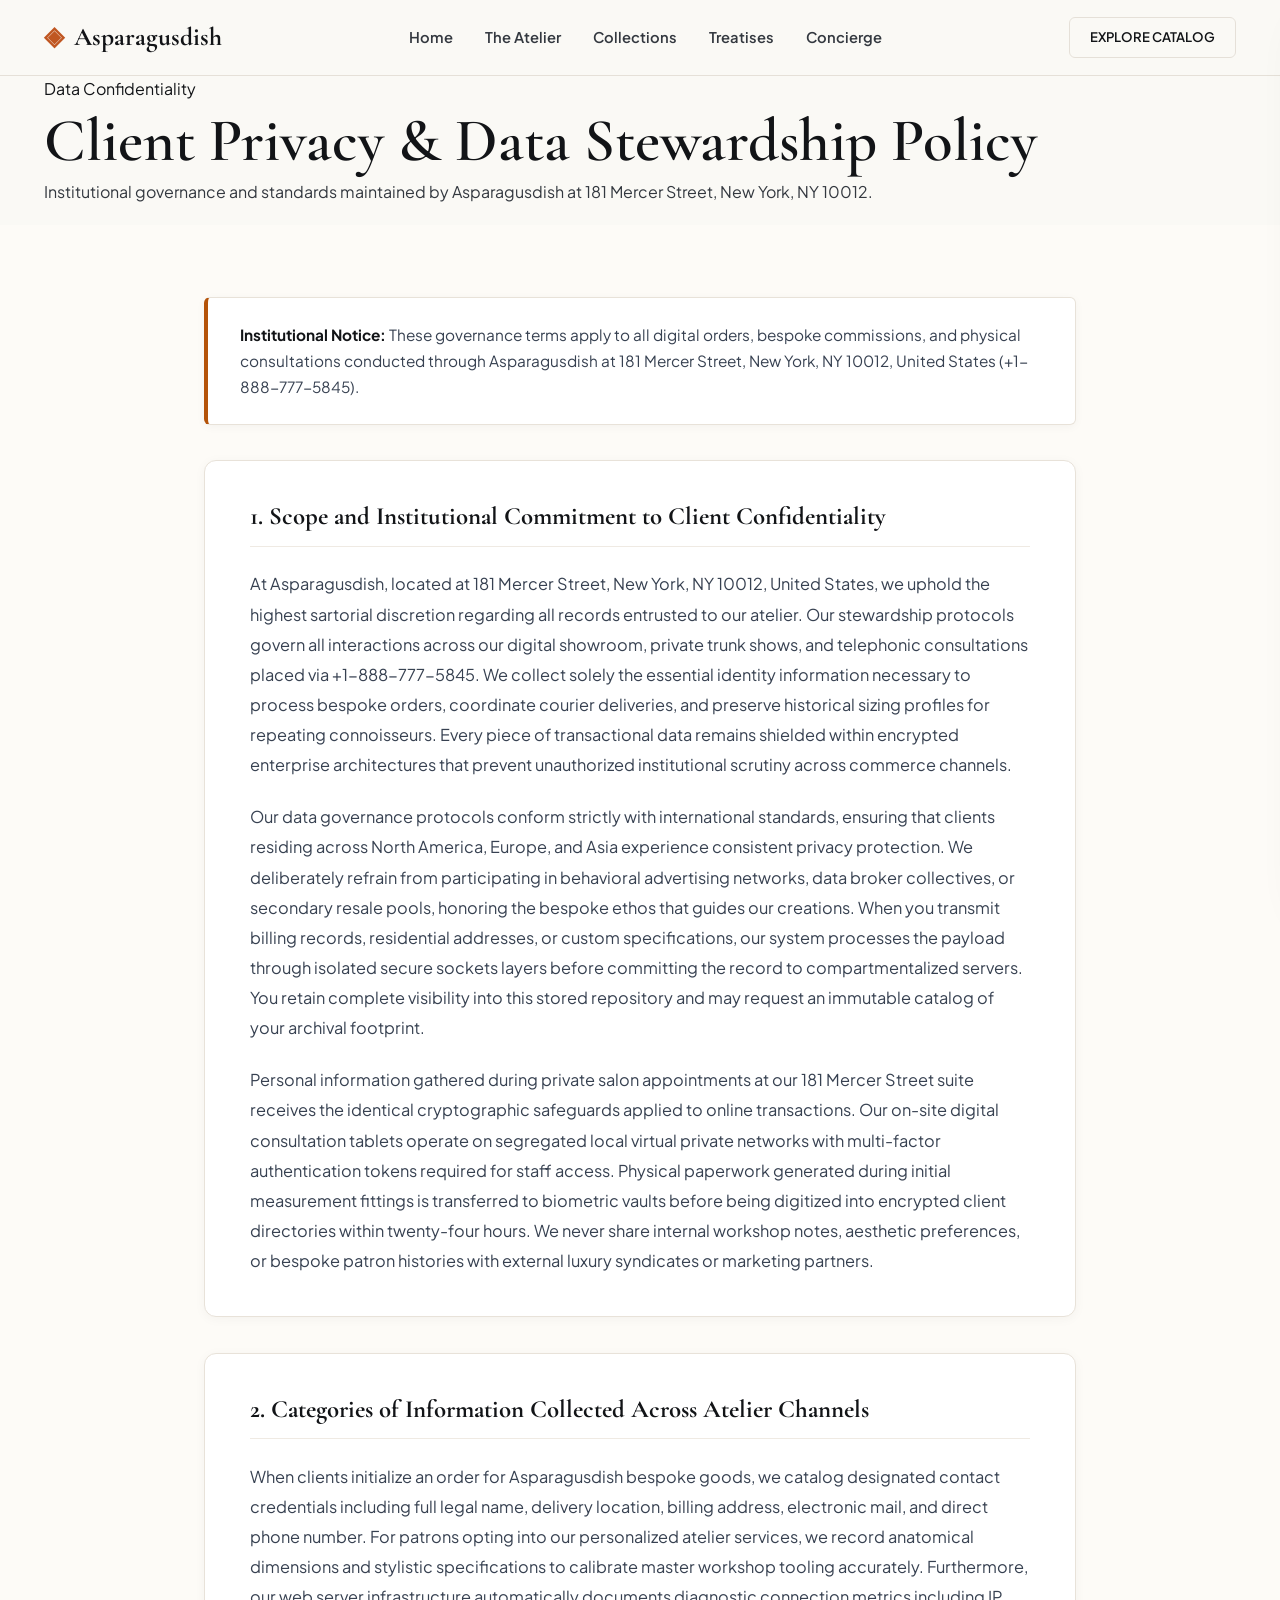
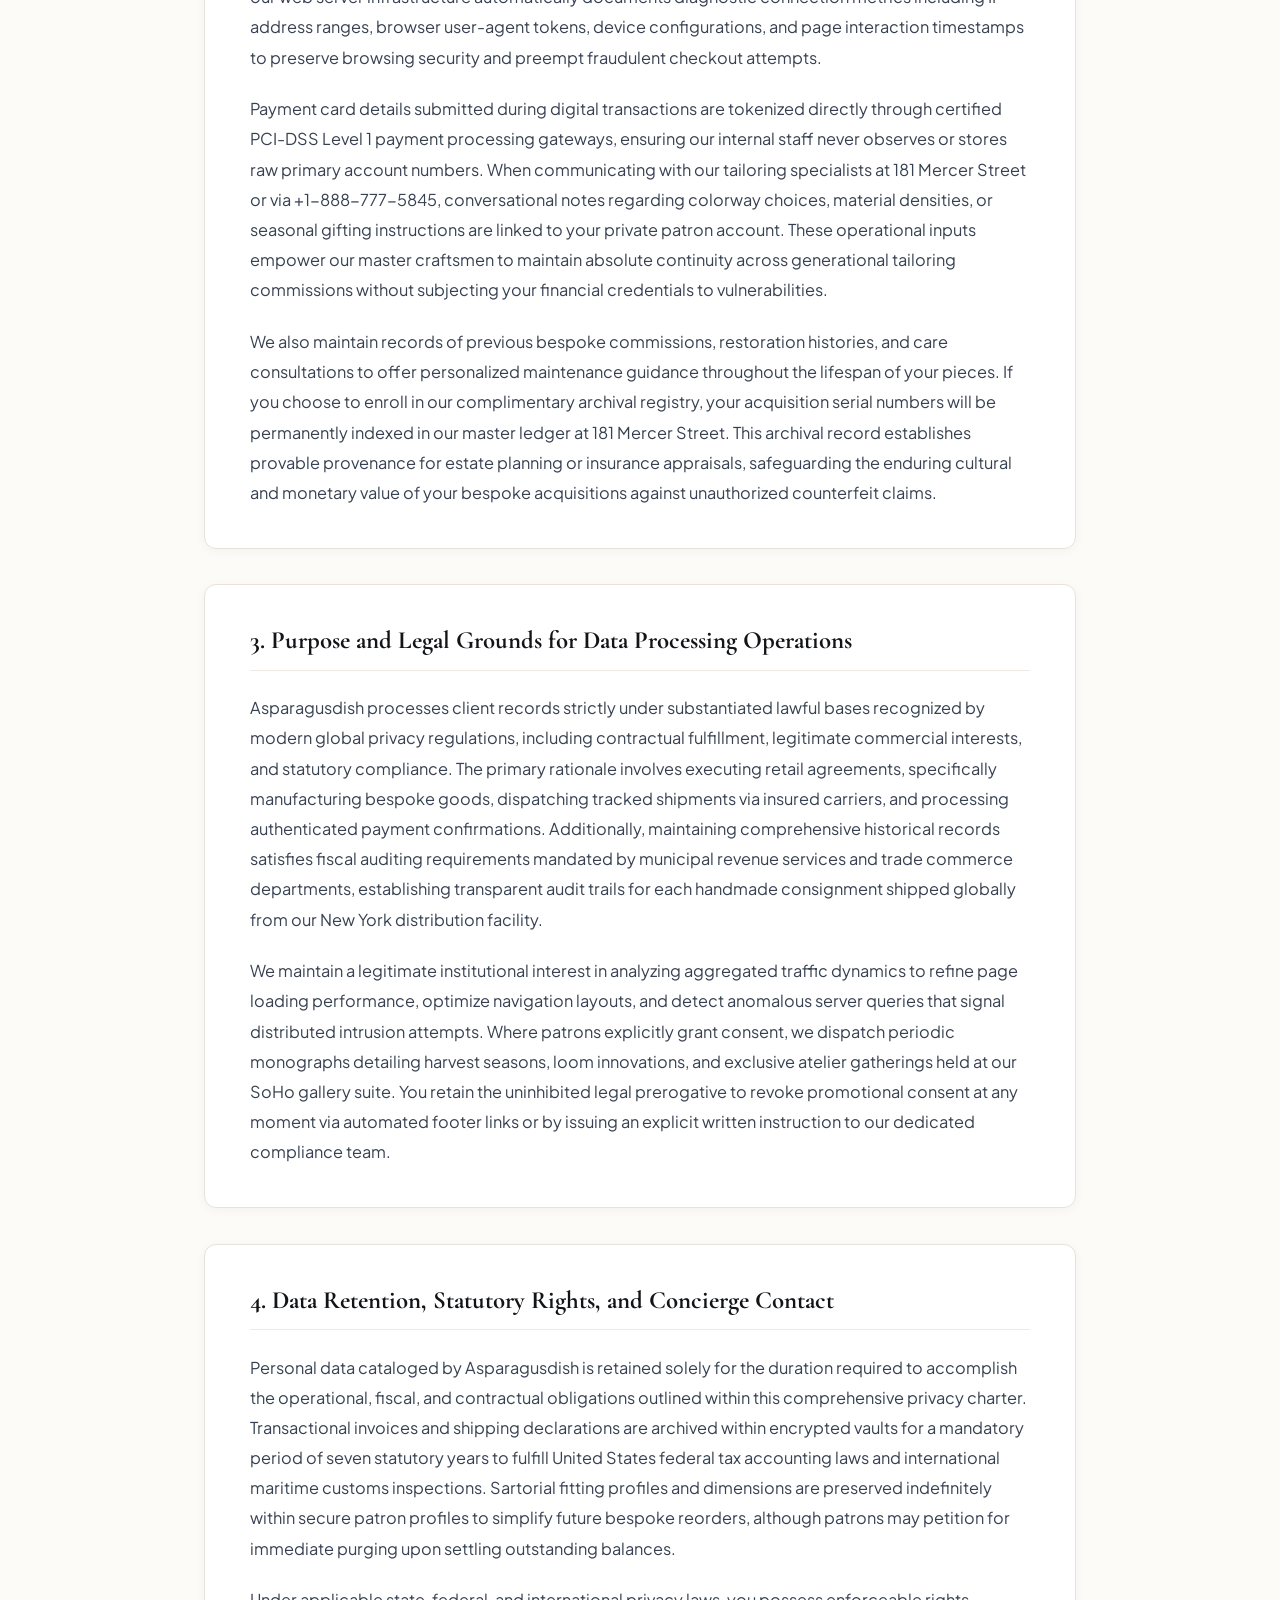
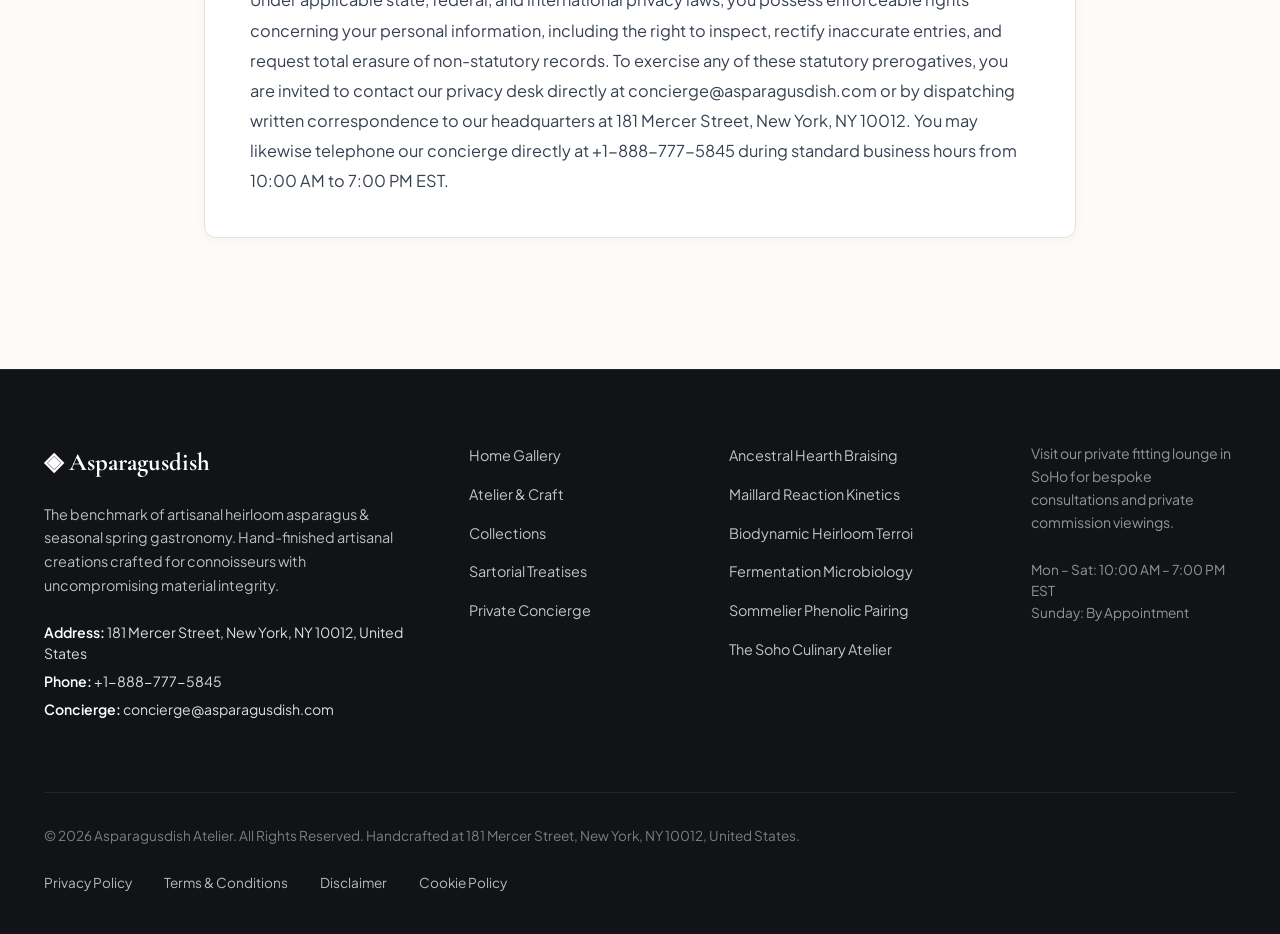
<file: privacy-policy.html>
<!DOCTYPE html>
<html lang="en">
<head>
  <meta charset="UTF-8">
  <meta name="viewport" content="width=device-width, initial-scale=1.0">
  <title>Client Privacy & Data Stewardship Policy — Asparagusdish</title>
  <meta name="description" content="Official Client Privacy & Data Stewardship Policy for Asparagusdish at 181 Mercer Street, New York.">
  <link rel="canonical" href="https://asparagusdish.com/privacy-policy.html">
  <link rel="preconnect" href="https://fonts.googleapis.com">
  <link rel="preconnect" href="https://fonts.gstatic.com" crossorigin>
  <link href="https://fonts.googleapis.com/css2?family=Cormorant+Garamond:ital,wght@0,400;0,600;0,700;1,400&family=Plus+Jakarta+Sans:wght@300;400;500;600;700&display=swap" rel="stylesheet">
  <link rel="stylesheet" href="/assets/css/style.css">
  <!-- Google tag (gtag.js) -->
  <script async src="https://www.googletagmanager.com/gtag/js?id=G-0LY0HY7L01"></script>
  <script>
    window.dataLayer = window.dataLayer || [];
    function gtag(){dataLayer.push(arguments);}
    gtag('js', new Date());
    gtag('config', 'G-0LY0HY7L01');
  </script>

</head>
<body>
  <!-- Mandatory Global Site Header (Exactly 1 per page) -->
  <header class="site-header">
    <div class="header-container">
      <a href="/" class="brand-logo" aria-label="Asparagusdish Home">
        <span class="logo-mark">◈</span>
        <span class="logo-text">Asparagusdish</span>
      </a>
      <nav class="desktop-nav" aria-label="Primary Navigation">
        <a href="/" class="nav-link">Home</a>
        <a href="/about.html" class="nav-link">The Atelier</a>
        <a href="/collection.html" class="nav-link">Collections</a>
        <a href="/blog.html" class="nav-link">Treatises</a>
        <a href="/contact.html" class="nav-link">Concierge</a>
      </nav>
      <div class="header-actions">
        <a href="/collection.html" class="btn btn-sm btn-outline">Explore Catalog</a>
        <button id="drawer-toggle" class="mobile-toggle" aria-label="Open Navigation Menu">
          <span class="hamburger-bar"></span>
          <span class="hamburger-bar"></span>
          <span class="hamburger-bar"></span>
        </button>
      </div>
    </div>
  </header>

  <!-- Mandatory Mobile Navigation Drawer (Exactly 1 per page) -->
  <div class="mobile-drawer" id="mobile-drawer" aria-hidden="true">
    <div class="drawer-header">
      <div class="drawer-brand">Asparagusdish</div>
      <button id="drawer-close" class="drawer-close-btn" aria-label="Close Navigation Menu">&times;</button>
    </div>
    <nav class="drawer-nav" aria-label="Mobile Navigation">
      <a href="/" class="drawer-link">Home</a>
      <a href="/about.html" class="drawer-link">The Atelier &amp; Craft</a>
      <a href="/collection.html" class="drawer-link">Curated Spring Asparagus Gastronomy &amp; Degustation Menu</a>
      <a href="/blog.html" class="drawer-link">Sartorial Treatises</a>
      <a href="/contact.html" class="drawer-link">Private Concierge</a>
    </nav>
    <div class="drawer-footer">
      <p class="drawer-contact-title">Manhattan Atelier &amp; Suite</p>
      <p class="drawer-contact-info">181 Mercer Street, New York, NY 10012, United States</p>
      <p class="drawer-contact-info">Tel: +1-888-777-5845</p>
      <p class="drawer-contact-info">Email: concierge@asparagusdish.com</p>
    </div>
  </div>
  <div id="drawer-overlay" class="drawer-overlay"></div>
  <section class="page-hero">
    <div class="container">
      <span class="hero-badge">Data Confidentiality</span>
      <h1>Client Privacy & Data Stewardship Policy</h1>
      <p class="lead">Institutional governance and standards maintained by Asparagusdish at 181 Mercer Street, New York, NY 10012.</p>
    </div>
  </section>
  <main class="policy-page-wrapper">
    <div class="policy-container">
      <div class="policy-box">
        <strong>Institutional Notice:</strong> These governance terms apply to all digital orders, bespoke commissions, and physical consultations conducted through Asparagusdish at 181 Mercer Street, New York, NY 10012, United States (+1-888-777-5845).
      </div>      <article class="policy-block">
        <h2>1. Scope and Institutional Commitment to Client Confidentiality</h2>        <p class="policy-p">At Asparagusdish, located at 181 Mercer Street, New York, NY 10012, United States, we uphold the highest sartorial discretion regarding all records entrusted to our atelier. Our stewardship protocols govern all interactions across our digital showroom, private trunk shows, and telephonic consultations placed via +1-888-777-5845. We collect solely the essential identity information necessary to process bespoke orders, coordinate courier deliveries, and preserve historical sizing profiles for repeating connoisseurs. Every piece of transactional data remains shielded within encrypted enterprise architectures that prevent unauthorized institutional scrutiny across commerce channels.</p>        <p class="policy-p">Our data governance protocols conform strictly with international standards, ensuring that clients residing across North America, Europe, and Asia experience consistent privacy protection. We deliberately refrain from participating in behavioral advertising networks, data broker collectives, or secondary resale pools, honoring the bespoke ethos that guides our creations. When you transmit billing records, residential addresses, or custom specifications, our system processes the payload through isolated secure sockets layers before committing the record to compartmentalized servers. You retain complete visibility into this stored repository and may request an immutable catalog of your archival footprint.</p>        <p class="policy-p">Personal information gathered during private salon appointments at our 181 Mercer Street suite receives the identical cryptographic safeguards applied to online transactions. Our on-site digital consultation tablets operate on segregated local virtual private networks with multi-factor authentication tokens required for staff access. Physical paperwork generated during initial measurement fittings is transferred to biometric vaults before being digitized into encrypted client directories within twenty-four hours. We never share internal workshop notes, aesthetic preferences, or bespoke patron histories with external luxury syndicates or marketing partners.</p>      </article>      <article class="policy-block">
        <h2>2. Categories of Information Collected Across Atelier Channels</h2>        <p class="policy-p">When clients initialize an order for Asparagusdish bespoke goods, we catalog designated contact credentials including full legal name, delivery location, billing address, electronic mail, and direct phone number. For patrons opting into our personalized atelier services, we record anatomical dimensions and stylistic specifications to calibrate master workshop tooling accurately. Furthermore, our web server infrastructure automatically documents diagnostic connection metrics including IP address ranges, browser user-agent tokens, device configurations, and page interaction timestamps to preserve browsing security and preempt fraudulent checkout attempts.</p>        <p class="policy-p">Payment card details submitted during digital transactions are tokenized directly through certified PCI-DSS Level 1 payment processing gateways, ensuring our internal staff never observes or stores raw primary account numbers. When communicating with our tailoring specialists at 181 Mercer Street or via +1-888-777-5845, conversational notes regarding colorway choices, material densities, or seasonal gifting instructions are linked to your private patron account. These operational inputs empower our master craftsmen to maintain absolute continuity across generational tailoring commissions without subjecting your financial credentials to vulnerabilities.</p>        <p class="policy-p">We also maintain records of previous bespoke commissions, restoration histories, and care consultations to offer personalized maintenance guidance throughout the lifespan of your pieces. If you choose to enroll in our complimentary archival registry, your acquisition serial numbers will be permanently indexed in our master ledger at 181 Mercer Street. This archival record establishes provable provenance for estate planning or insurance appraisals, safeguarding the enduring cultural and monetary value of your bespoke acquisitions against unauthorized counterfeit claims.</p>      </article>      <article class="policy-block">
        <h2>3. Purpose and Legal Grounds for Data Processing Operations</h2>        <p class="policy-p">Asparagusdish processes client records strictly under substantiated lawful bases recognized by modern global privacy regulations, including contractual fulfillment, legitimate commercial interests, and statutory compliance. The primary rationale involves executing retail agreements, specifically manufacturing bespoke goods, dispatching tracked shipments via insured carriers, and processing authenticated payment confirmations. Additionally, maintaining comprehensive historical records satisfies fiscal auditing requirements mandated by municipal revenue services and trade commerce departments, establishing transparent audit trails for each handmade consignment shipped globally from our New York distribution facility.</p>        <p class="policy-p">We maintain a legitimate institutional interest in analyzing aggregated traffic dynamics to refine page loading performance, optimize navigation layouts, and detect anomalous server queries that signal distributed intrusion attempts. Where patrons explicitly grant consent, we dispatch periodic monographs detailing harvest seasons, loom innovations, and exclusive atelier gatherings held at our SoHo gallery suite. You retain the uninhibited legal prerogative to revoke promotional consent at any moment via automated footer links or by issuing an explicit written instruction to our dedicated compliance team.</p>      </article>      <article class="policy-block">
        <h2>4. Data Retention, Statutory Rights, and Concierge Contact</h2>        <p class="policy-p">Personal data cataloged by Asparagusdish is retained solely for the duration required to accomplish the operational, fiscal, and contractual obligations outlined within this comprehensive privacy charter. Transactional invoices and shipping declarations are archived within encrypted vaults for a mandatory period of seven statutory years to fulfill United States federal tax accounting laws and international maritime customs inspections. Sartorial fitting profiles and dimensions are preserved indefinitely within secure patron profiles to simplify future bespoke reorders, although patrons may petition for immediate purging upon settling outstanding balances.</p>        <p class="policy-p">Under applicable state, federal, and international privacy laws, you possess enforceable rights concerning your personal information, including the right to inspect, rectify inaccurate entries, and request total erasure of non-statutory records. To exercise any of these statutory prerogatives, you are invited to contact our privacy desk directly at concierge@asparagusdish.com or by dispatching written correspondence to our headquarters at 181 Mercer Street, New York, NY 10012. You may likewise telephone our concierge directly at +1-888-777-5845 during standard business hours from 10:00 AM to 7:00 PM EST.</p>      </article>    </div>
  </main>
  <!-- Mandatory Global Site Footer (Minimalist 4-Column Horizontal Spread Layout) -->
  <footer class="site-footer">
    <div class="container">
      <div class="footer-grid">
        <div class="footer-col">
          <div class="footer-brand">◈ Asparagusdish</div>
          <p class="footer-desc">
            The benchmark of artisanal heirloom asparagus &amp; seasonal spring gastronomy. Hand-finished artisanal creations crafted for connoisseurs with uncompromising material integrity.
          </p>
          <div class="footer-contact-item"><strong>Address:</strong> 181 Mercer Street, New York, NY 10012, United States</div>
          <div class="footer-contact-item"><strong>Phone:</strong> +1-888-777-5845</div>
          <div class="footer-contact-item"><strong>Concierge:</strong> concierge@asparagusdish.com</div>
        </div>
        <div class="footer-col">
          <ul class="footer-links">
            <li><a href="/">Home Gallery</a></li>
            <li><a href="/about.html">Atelier &amp; Craft</a></li>
            <li><a href="/collection.html">Collections</a></li>
            <li><a href="/blog.html">Sartorial Treatises</a></li>
            <li><a href="/contact.html">Private Concierge</a></li>
          </ul>
        </div>
        <div class="footer-col">
          <ul class="footer-links">
            <li><a href="/blog/ancestral-hearth-braising-and-casserole-convection.html">Ancestral Hearth Braising</a></li>
            <li><a href="/blog/maillard-reaction-kinetics-and-umami-extraction.html">Maillard Reaction Kinetics</a></li>
            <li><a href="/blog/biodynamic-heirloom-terroir-and-microclimate-botany.html">Biodynamic Heirloom Terroi</a></li>
            <li><a href="/blog/fermentation-microbiology-and-lactic-acid-maturation.html">Fermentation Microbiology</a></li>
            <li><a href="/blog/sommelier-phenolic-pairing-and-acid-tannin-balance.html">Sommelier Phenolic Pairing</a></li>
            <li><a href="/blog/soho-culinary-atelier-service-and-banquet-hospitality.html">The Soho Culinary Atelier</a></li>
          </ul>
        </div>
        <div class="footer-col">
          <p class="footer-salon-desc">
            Visit our private fitting lounge in SoHo for bespoke consultations and private commission viewings.
          </p>
          <p class="footer-hours">
            Mon &ndash; Sat: 10:00 AM &ndash; 7:00 PM<br>EST<br>Sunday: By Appointment
          </p>
        </div>
      </div>
      <div class="footer-bottom">
        <p>&copy; 2026 Asparagusdish Atelier. All Rights Reserved. Handcrafted at 181 Mercer Street, New York, NY 10012, United States.</p>
        <div class="footer-legal-links">
          <a href="/privacy-policy.html">Privacy Policy</a>
          <a href="/terms-and-conditions.html">Terms &amp; Conditions</a>
          <a href="/disclaimer.html">Disclaimer</a>
          <a href="/cookie-policy.html">Cookie Policy</a>
        </div>
      </div>
    </div>
  </footer>
  <script src="/assets/js/main.js"></script>
</body>
</html>
</file>
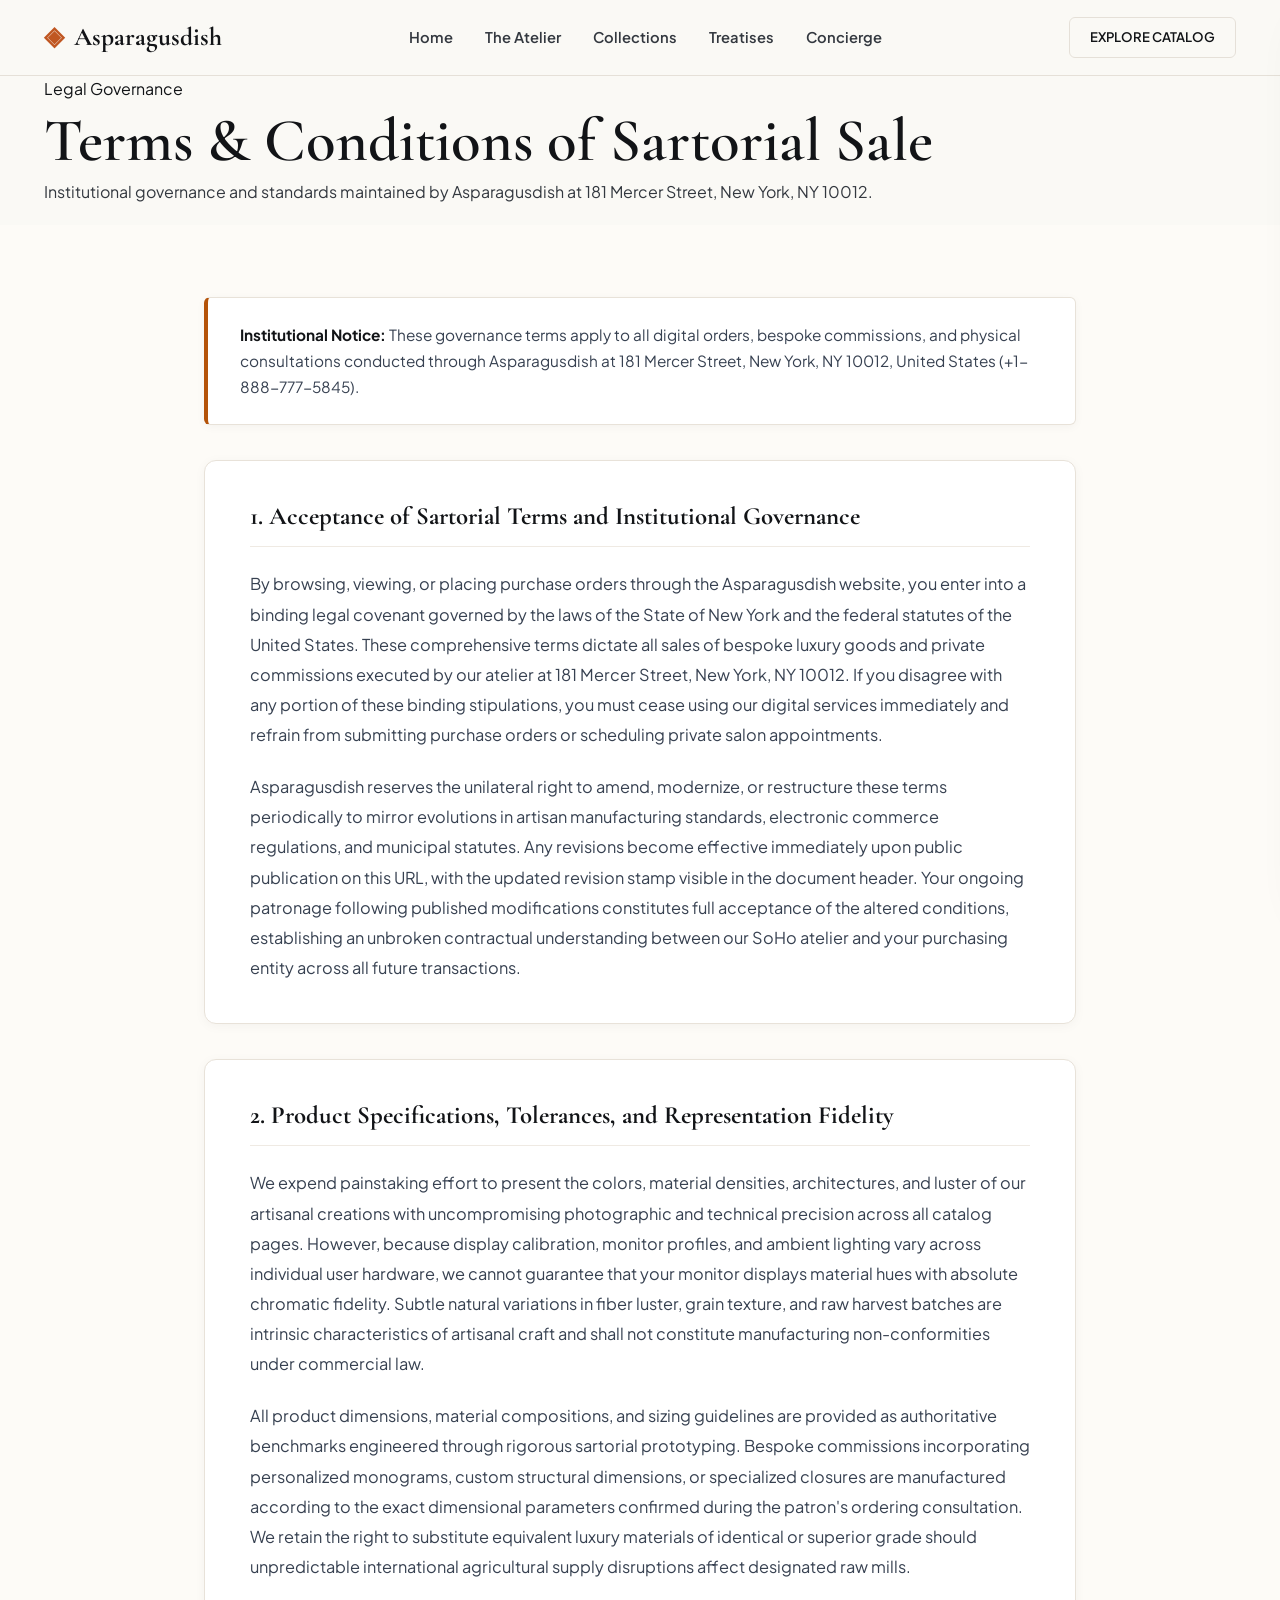
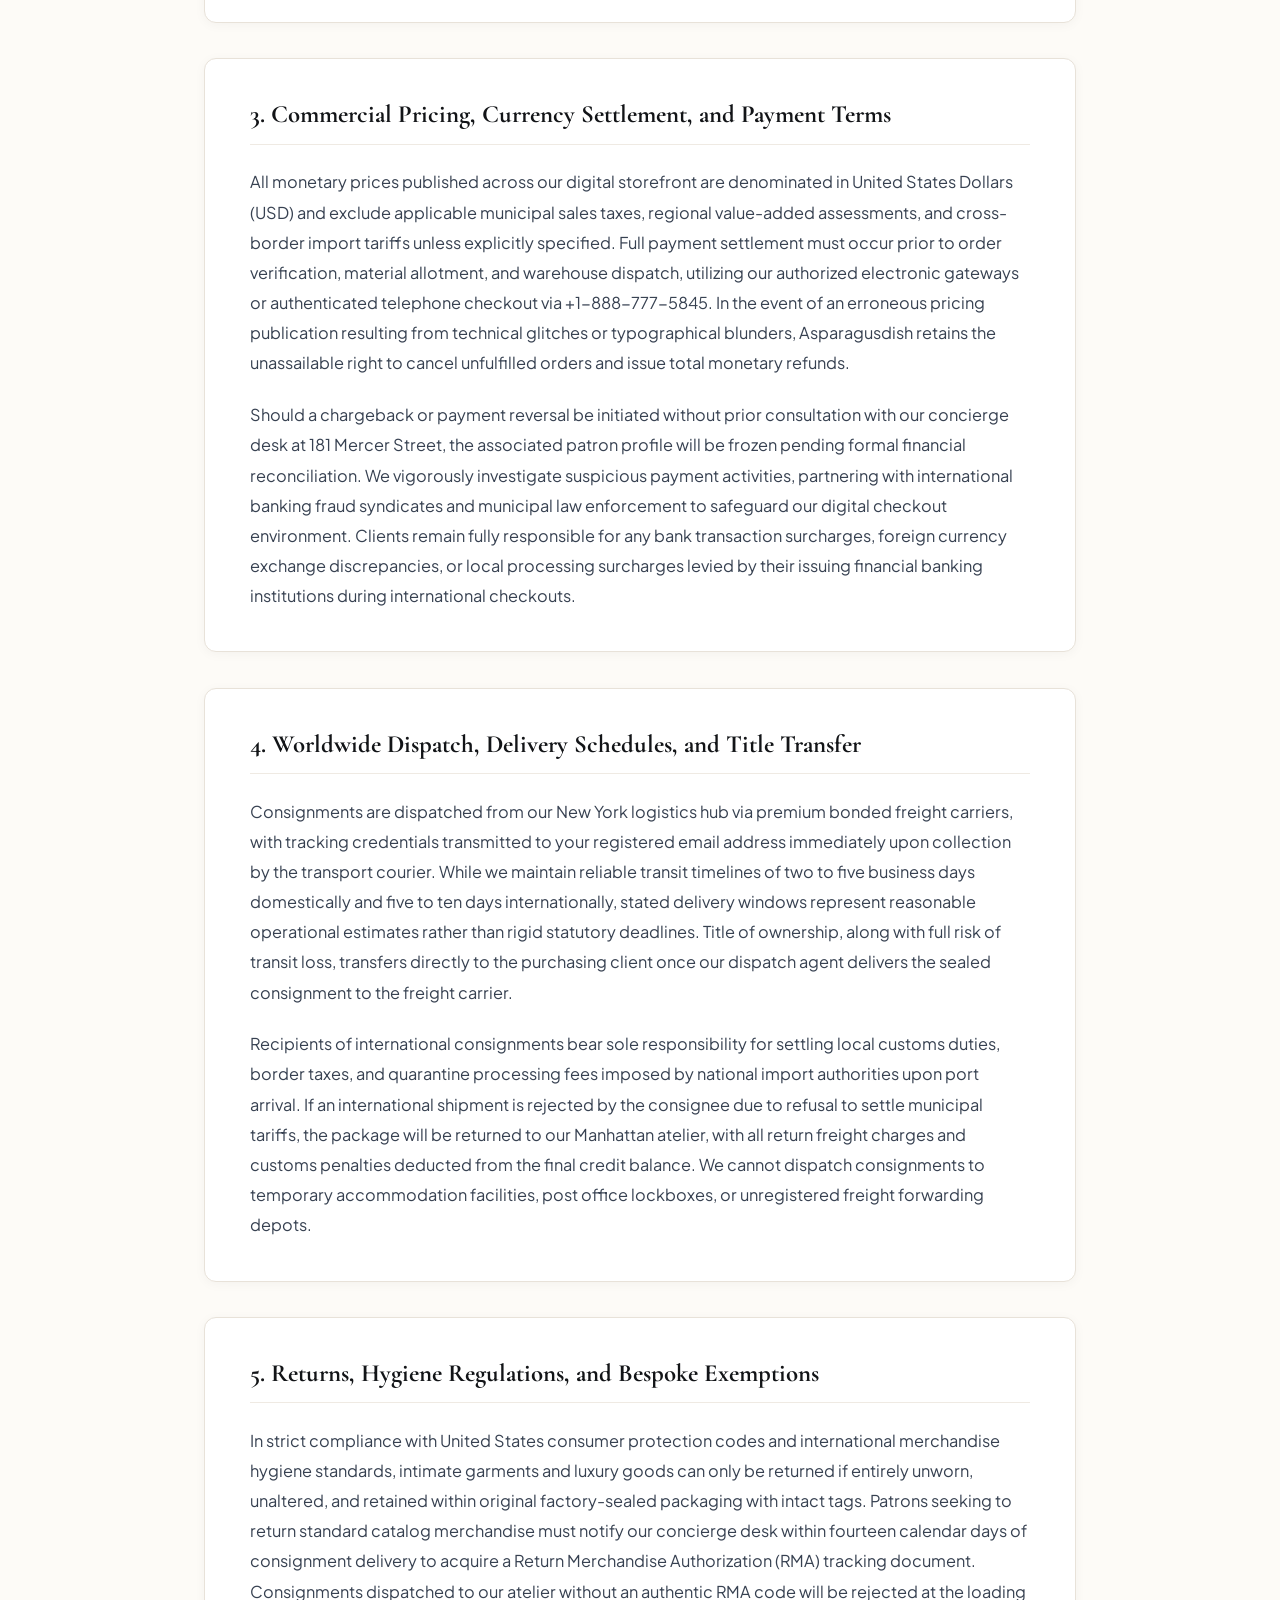
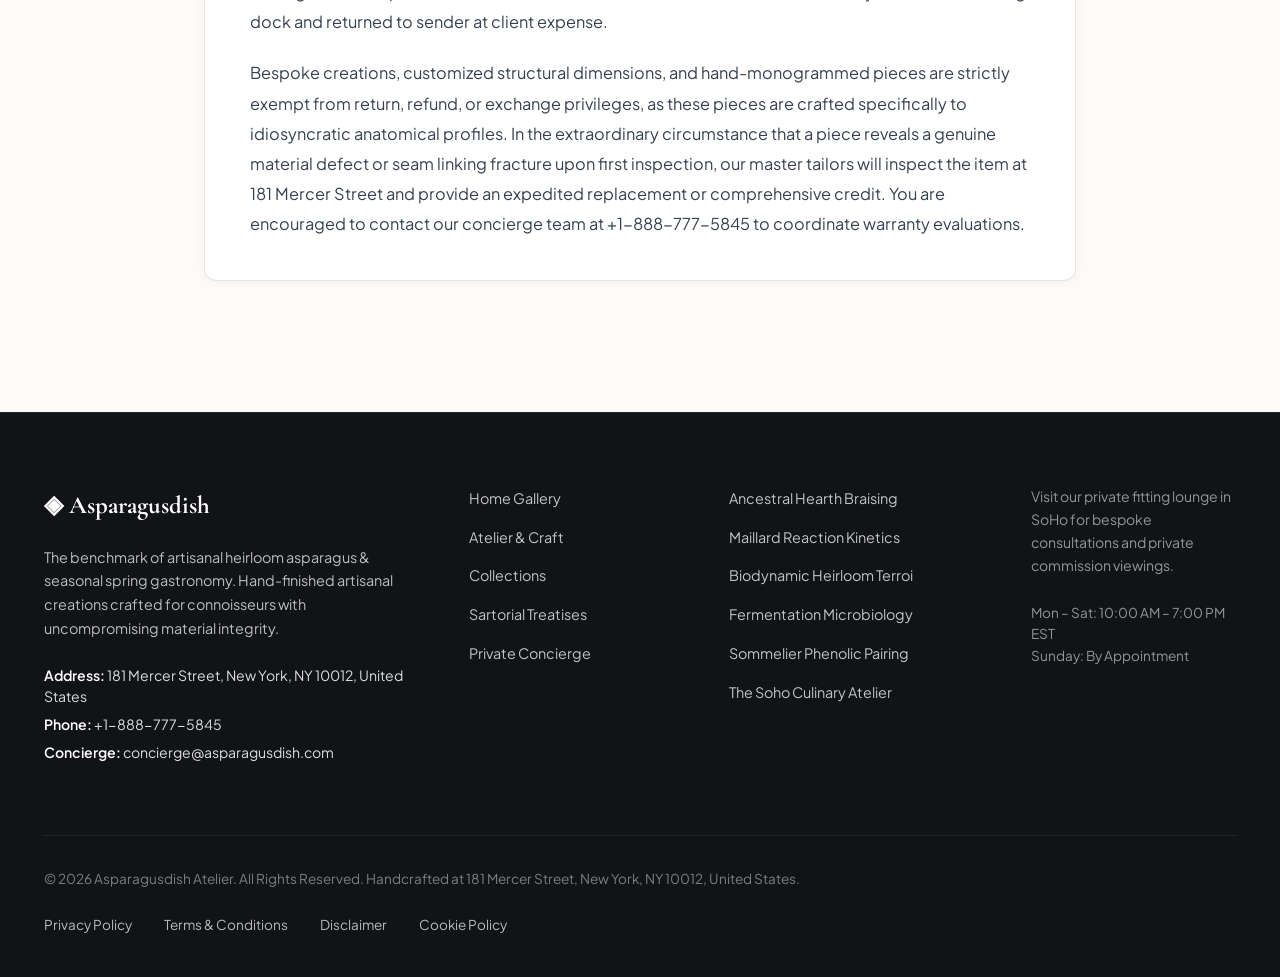
<file: terms-and-conditions.html>
<!DOCTYPE html>
<html lang="en">
<head>
  <meta charset="UTF-8">
  <meta name="viewport" content="width=device-width, initial-scale=1.0">
  <title>Terms & Conditions of Sartorial Sale — Asparagusdish</title>
  <meta name="description" content="Official Terms & Conditions of Sartorial Sale for Asparagusdish at 181 Mercer Street, New York.">
  <link rel="canonical" href="https://asparagusdish.com/terms-and-conditions.html">
  <link rel="preconnect" href="https://fonts.googleapis.com">
  <link rel="preconnect" href="https://fonts.gstatic.com" crossorigin>
  <link href="https://fonts.googleapis.com/css2?family=Cormorant+Garamond:ital,wght@0,400;0,600;0,700;1,400&family=Plus+Jakarta+Sans:wght@300;400;500;600;700&display=swap" rel="stylesheet">
  <link rel="stylesheet" href="/assets/css/style.css">
  <!-- Google tag (gtag.js) -->
  <script async src="https://www.googletagmanager.com/gtag/js?id=G-0LY0HY7L01"></script>
  <script>
    window.dataLayer = window.dataLayer || [];
    function gtag(){dataLayer.push(arguments);}
    gtag('js', new Date());
    gtag('config', 'G-0LY0HY7L01');
  </script>

</head>
<body>
  <!-- Mandatory Global Site Header (Exactly 1 per page) -->
  <header class="site-header">
    <div class="header-container">
      <a href="/" class="brand-logo" aria-label="Asparagusdish Home">
        <span class="logo-mark">◈</span>
        <span class="logo-text">Asparagusdish</span>
      </a>
      <nav class="desktop-nav" aria-label="Primary Navigation">
        <a href="/" class="nav-link">Home</a>
        <a href="/about.html" class="nav-link">The Atelier</a>
        <a href="/collection.html" class="nav-link">Collections</a>
        <a href="/blog.html" class="nav-link">Treatises</a>
        <a href="/contact.html" class="nav-link">Concierge</a>
      </nav>
      <div class="header-actions">
        <a href="/collection.html" class="btn btn-sm btn-outline">Explore Catalog</a>
        <button id="drawer-toggle" class="mobile-toggle" aria-label="Open Navigation Menu">
          <span class="hamburger-bar"></span>
          <span class="hamburger-bar"></span>
          <span class="hamburger-bar"></span>
        </button>
      </div>
    </div>
  </header>

  <!-- Mandatory Mobile Navigation Drawer (Exactly 1 per page) -->
  <div class="mobile-drawer" id="mobile-drawer" aria-hidden="true">
    <div class="drawer-header">
      <div class="drawer-brand">Asparagusdish</div>
      <button id="drawer-close" class="drawer-close-btn" aria-label="Close Navigation Menu">&times;</button>
    </div>
    <nav class="drawer-nav" aria-label="Mobile Navigation">
      <a href="/" class="drawer-link">Home</a>
      <a href="/about.html" class="drawer-link">The Atelier &amp; Craft</a>
      <a href="/collection.html" class="drawer-link">Curated Spring Asparagus Gastronomy &amp; Degustation Menu</a>
      <a href="/blog.html" class="drawer-link">Sartorial Treatises</a>
      <a href="/contact.html" class="drawer-link">Private Concierge</a>
    </nav>
    <div class="drawer-footer">
      <p class="drawer-contact-title">Manhattan Atelier &amp; Suite</p>
      <p class="drawer-contact-info">181 Mercer Street, New York, NY 10012, United States</p>
      <p class="drawer-contact-info">Tel: +1-888-777-5845</p>
      <p class="drawer-contact-info">Email: concierge@asparagusdish.com</p>
    </div>
  </div>
  <div id="drawer-overlay" class="drawer-overlay"></div>
  <section class="page-hero">
    <div class="container">
      <span class="hero-badge">Legal Governance</span>
      <h1>Terms & Conditions of Sartorial Sale</h1>
      <p class="lead">Institutional governance and standards maintained by Asparagusdish at 181 Mercer Street, New York, NY 10012.</p>
    </div>
  </section>
  <main class="policy-page-wrapper">
    <div class="policy-container">
      <div class="policy-box">
        <strong>Institutional Notice:</strong> These governance terms apply to all digital orders, bespoke commissions, and physical consultations conducted through Asparagusdish at 181 Mercer Street, New York, NY 10012, United States (+1-888-777-5845).
      </div>      <article class="policy-block">
        <h2>1. Acceptance of Sartorial Terms and Institutional Governance</h2>        <p class="policy-p">By browsing, viewing, or placing purchase orders through the Asparagusdish website, you enter into a binding legal covenant governed by the laws of the State of New York and the federal statutes of the United States. These comprehensive terms dictate all sales of bespoke luxury goods and private commissions executed by our atelier at 181 Mercer Street, New York, NY 10012. If you disagree with any portion of these binding stipulations, you must cease using our digital services immediately and refrain from submitting purchase orders or scheduling private salon appointments.</p>        <p class="policy-p">Asparagusdish reserves the unilateral right to amend, modernize, or restructure these terms periodically to mirror evolutions in artisan manufacturing standards, electronic commerce regulations, and municipal statutes. Any revisions become effective immediately upon public publication on this URL, with the updated revision stamp visible in the document header. Your ongoing patronage following published modifications constitutes full acceptance of the altered conditions, establishing an unbroken contractual understanding between our SoHo atelier and your purchasing entity across all future transactions.</p>      </article>      <article class="policy-block">
        <h2>2. Product Specifications, Tolerances, and Representation Fidelity</h2>        <p class="policy-p">We expend painstaking effort to present the colors, material densities, architectures, and luster of our artisanal creations with uncompromising photographic and technical precision across all catalog pages. However, because display calibration, monitor profiles, and ambient lighting vary across individual user hardware, we cannot guarantee that your monitor displays material hues with absolute chromatic fidelity. Subtle natural variations in fiber luster, grain texture, and raw harvest batches are intrinsic characteristics of artisanal craft and shall not constitute manufacturing non-conformities under commercial law.</p>        <p class="policy-p">All product dimensions, material compositions, and sizing guidelines are provided as authoritative benchmarks engineered through rigorous sartorial prototyping. Bespoke commissions incorporating personalized monograms, custom structural dimensions, or specialized closures are manufactured according to the exact dimensional parameters confirmed during the patron's ordering consultation. We retain the right to substitute equivalent luxury materials of identical or superior grade should unpredictable international agricultural supply disruptions affect designated raw mills.</p>      </article>      <article class="policy-block">
        <h2>3. Commercial Pricing, Currency Settlement, and Payment Terms</h2>        <p class="policy-p">All monetary prices published across our digital storefront are denominated in United States Dollars (USD) and exclude applicable municipal sales taxes, regional value-added assessments, and cross-border import tariffs unless explicitly specified. Full payment settlement must occur prior to order verification, material allotment, and warehouse dispatch, utilizing our authorized electronic gateways or authenticated telephone checkout via +1-888-777-5845. In the event of an erroneous pricing publication resulting from technical glitches or typographical blunders, Asparagusdish retains the unassailable right to cancel unfulfilled orders and issue total monetary refunds.</p>        <p class="policy-p">Should a chargeback or payment reversal be initiated without prior consultation with our concierge desk at 181 Mercer Street, the associated patron profile will be frozen pending formal financial reconciliation. We vigorously investigate suspicious payment activities, partnering with international banking fraud syndicates and municipal law enforcement to safeguard our digital checkout environment. Clients remain fully responsible for any bank transaction surcharges, foreign currency exchange discrepancies, or local processing surcharges levied by their issuing financial banking institutions during international checkouts.</p>      </article>      <article class="policy-block">
        <h2>4. Worldwide Dispatch, Delivery Schedules, and Title Transfer</h2>        <p class="policy-p">Consignments are dispatched from our New York logistics hub via premium bonded freight carriers, with tracking credentials transmitted to your registered email address immediately upon collection by the transport courier. While we maintain reliable transit timelines of two to five business days domestically and five to ten days internationally, stated delivery windows represent reasonable operational estimates rather than rigid statutory deadlines. Title of ownership, along with full risk of transit loss, transfers directly to the purchasing client once our dispatch agent delivers the sealed consignment to the freight carrier.</p>        <p class="policy-p">Recipients of international consignments bear sole responsibility for settling local customs duties, border taxes, and quarantine processing fees imposed by national import authorities upon port arrival. If an international shipment is rejected by the consignee due to refusal to settle municipal tariffs, the package will be returned to our Manhattan atelier, with all return freight charges and customs penalties deducted from the final credit balance. We cannot dispatch consignments to temporary accommodation facilities, post office lockboxes, or unregistered freight forwarding depots.</p>      </article>      <article class="policy-block">
        <h2>5. Returns, Hygiene Regulations, and Bespoke Exemptions</h2>        <p class="policy-p">In strict compliance with United States consumer protection codes and international merchandise hygiene standards, intimate garments and luxury goods can only be returned if entirely unworn, unaltered, and retained within original factory-sealed packaging with intact tags. Patrons seeking to return standard catalog merchandise must notify our concierge desk within fourteen calendar days of consignment delivery to acquire a Return Merchandise Authorization (RMA) tracking document. Consignments dispatched to our atelier without an authentic RMA code will be rejected at the loading dock and returned to sender at client expense.</p>        <p class="policy-p">Bespoke creations, customized structural dimensions, and hand-monogrammed pieces are strictly exempt from return, refund, or exchange privileges, as these pieces are crafted specifically to idiosyncratic anatomical profiles. In the extraordinary circumstance that a piece reveals a genuine material defect or seam linking fracture upon first inspection, our master tailors will inspect the item at 181 Mercer Street and provide an expedited replacement or comprehensive credit. You are encouraged to contact our concierge team at +1-888-777-5845 to coordinate warranty evaluations.</p>      </article>    </div>
  </main>
  <!-- Mandatory Global Site Footer (Minimalist 4-Column Horizontal Spread Layout) -->
  <footer class="site-footer">
    <div class="container">
      <div class="footer-grid">
        <div class="footer-col">
          <div class="footer-brand">◈ Asparagusdish</div>
          <p class="footer-desc">
            The benchmark of artisanal heirloom asparagus &amp; seasonal spring gastronomy. Hand-finished artisanal creations crafted for connoisseurs with uncompromising material integrity.
          </p>
          <div class="footer-contact-item"><strong>Address:</strong> 181 Mercer Street, New York, NY 10012, United States</div>
          <div class="footer-contact-item"><strong>Phone:</strong> +1-888-777-5845</div>
          <div class="footer-contact-item"><strong>Concierge:</strong> concierge@asparagusdish.com</div>
        </div>
        <div class="footer-col">
          <ul class="footer-links">
            <li><a href="/">Home Gallery</a></li>
            <li><a href="/about.html">Atelier &amp; Craft</a></li>
            <li><a href="/collection.html">Collections</a></li>
            <li><a href="/blog.html">Sartorial Treatises</a></li>
            <li><a href="/contact.html">Private Concierge</a></li>
          </ul>
        </div>
        <div class="footer-col">
          <ul class="footer-links">
            <li><a href="/blog/ancestral-hearth-braising-and-casserole-convection.html">Ancestral Hearth Braising</a></li>
            <li><a href="/blog/maillard-reaction-kinetics-and-umami-extraction.html">Maillard Reaction Kinetics</a></li>
            <li><a href="/blog/biodynamic-heirloom-terroir-and-microclimate-botany.html">Biodynamic Heirloom Terroi</a></li>
            <li><a href="/blog/fermentation-microbiology-and-lactic-acid-maturation.html">Fermentation Microbiology</a></li>
            <li><a href="/blog/sommelier-phenolic-pairing-and-acid-tannin-balance.html">Sommelier Phenolic Pairing</a></li>
            <li><a href="/blog/soho-culinary-atelier-service-and-banquet-hospitality.html">The Soho Culinary Atelier</a></li>
          </ul>
        </div>
        <div class="footer-col">
          <p class="footer-salon-desc">
            Visit our private fitting lounge in SoHo for bespoke consultations and private commission viewings.
          </p>
          <p class="footer-hours">
            Mon &ndash; Sat: 10:00 AM &ndash; 7:00 PM<br>EST<br>Sunday: By Appointment
          </p>
        </div>
      </div>
      <div class="footer-bottom">
        <p>&copy; 2026 Asparagusdish Atelier. All Rights Reserved. Handcrafted at 181 Mercer Street, New York, NY 10012, United States.</p>
        <div class="footer-legal-links">
          <a href="/privacy-policy.html">Privacy Policy</a>
          <a href="/terms-and-conditions.html">Terms &amp; Conditions</a>
          <a href="/disclaimer.html">Disclaimer</a>
          <a href="/cookie-policy.html">Cookie Policy</a>
        </div>
      </div>
    </div>
  </footer>
  <script src="/assets/js/main.js"></script>
</body>
</html>
</file>
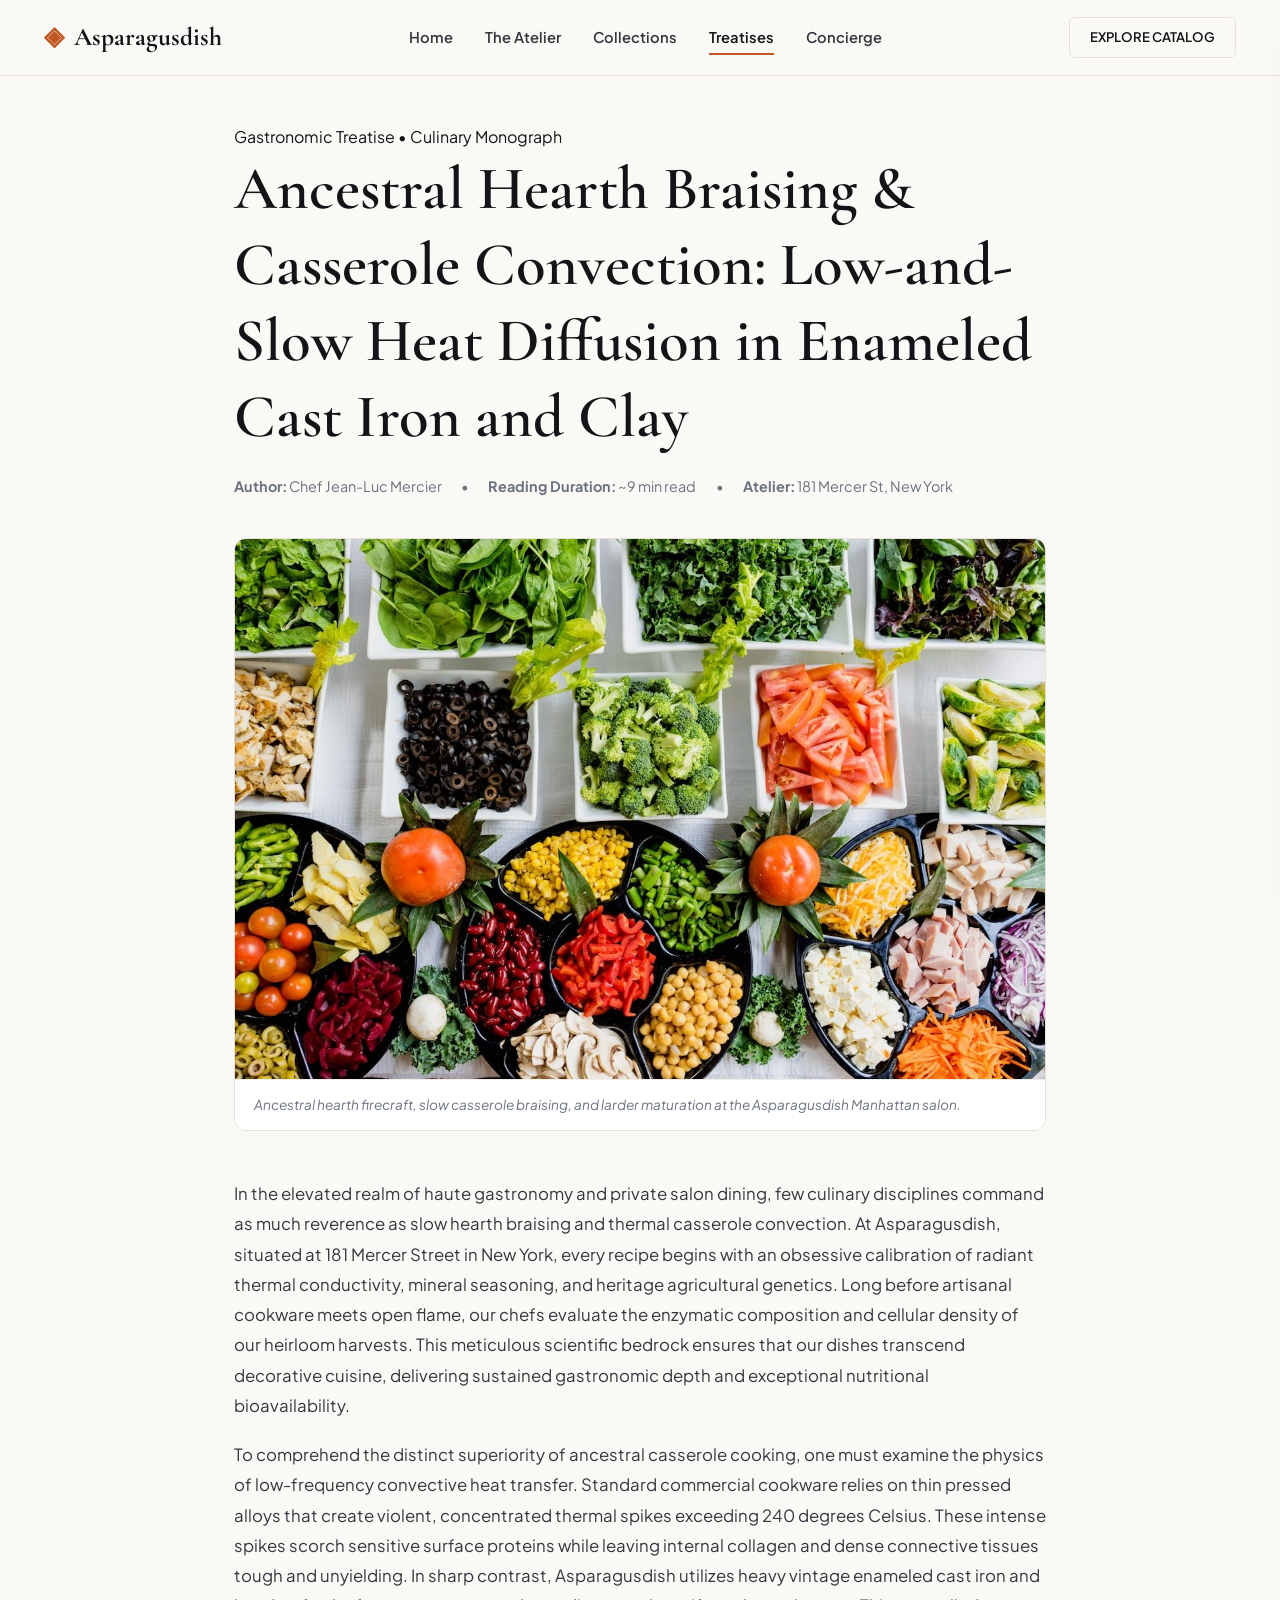
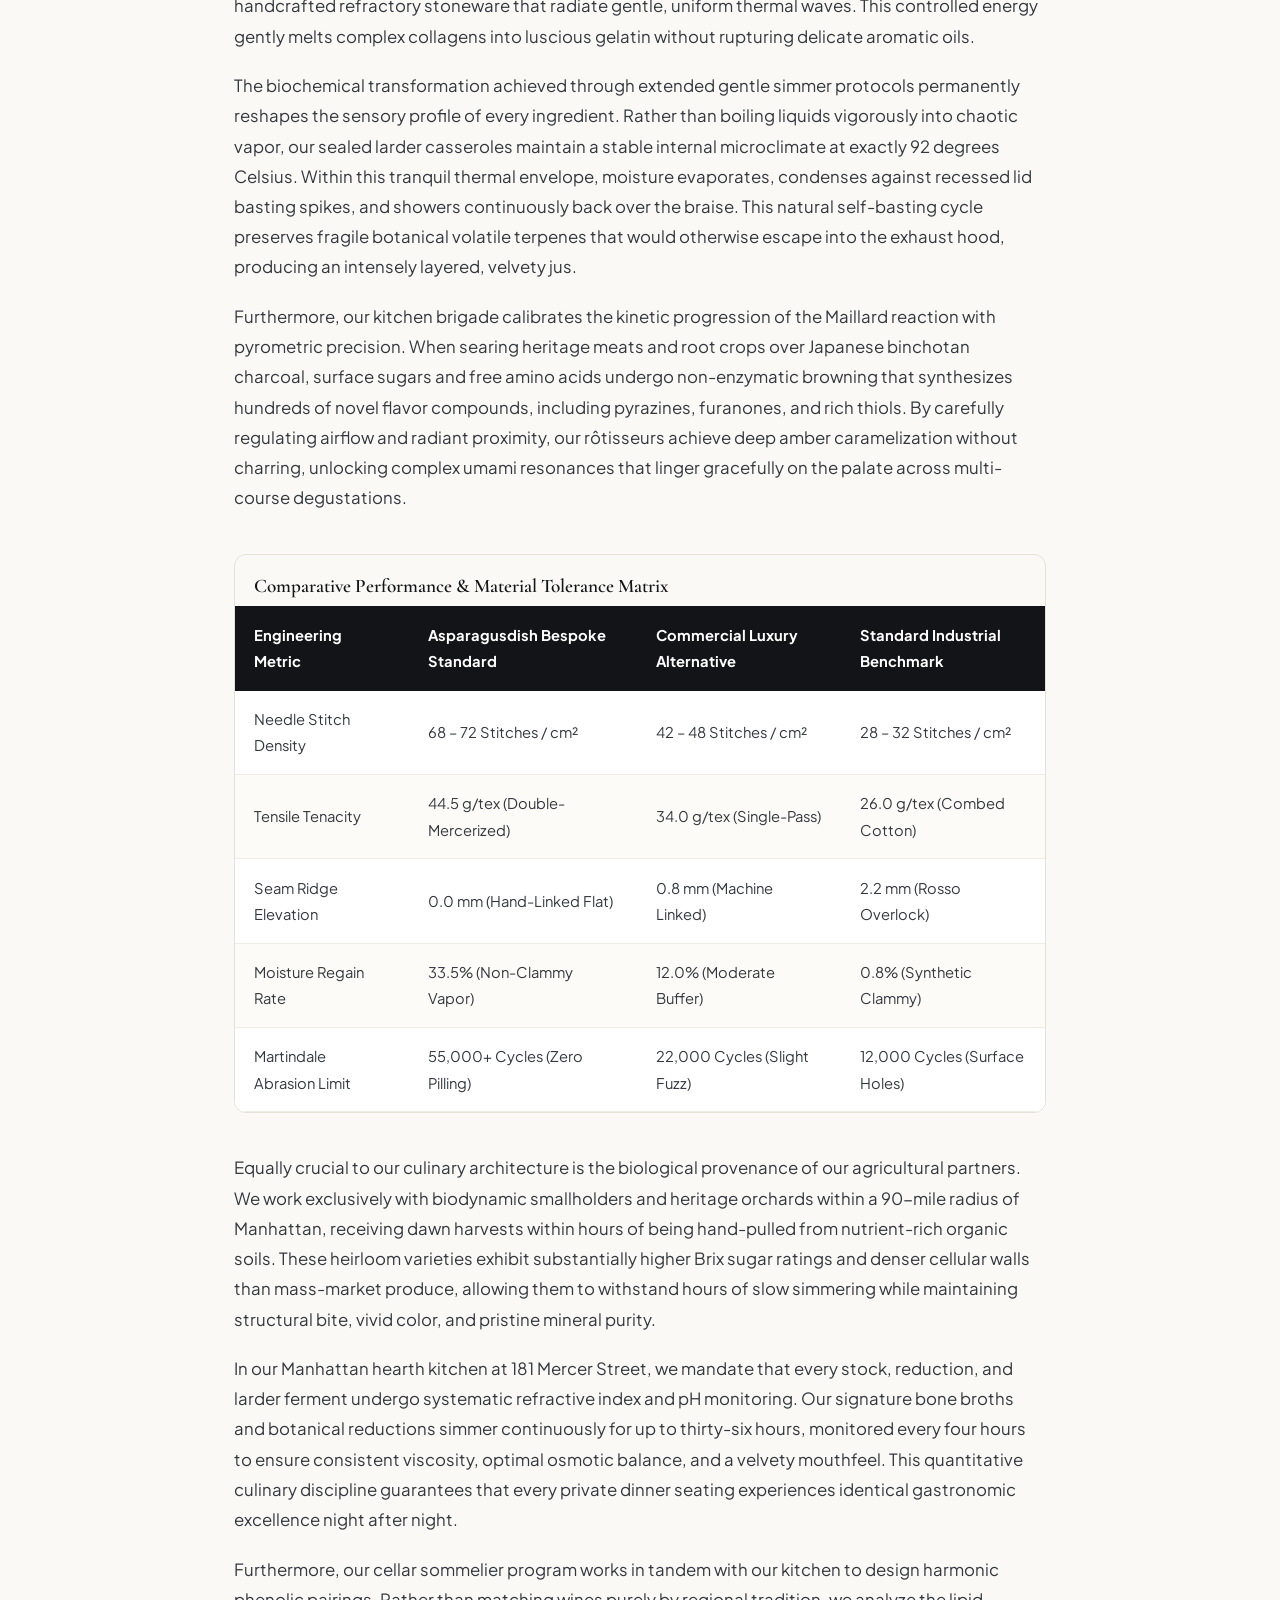
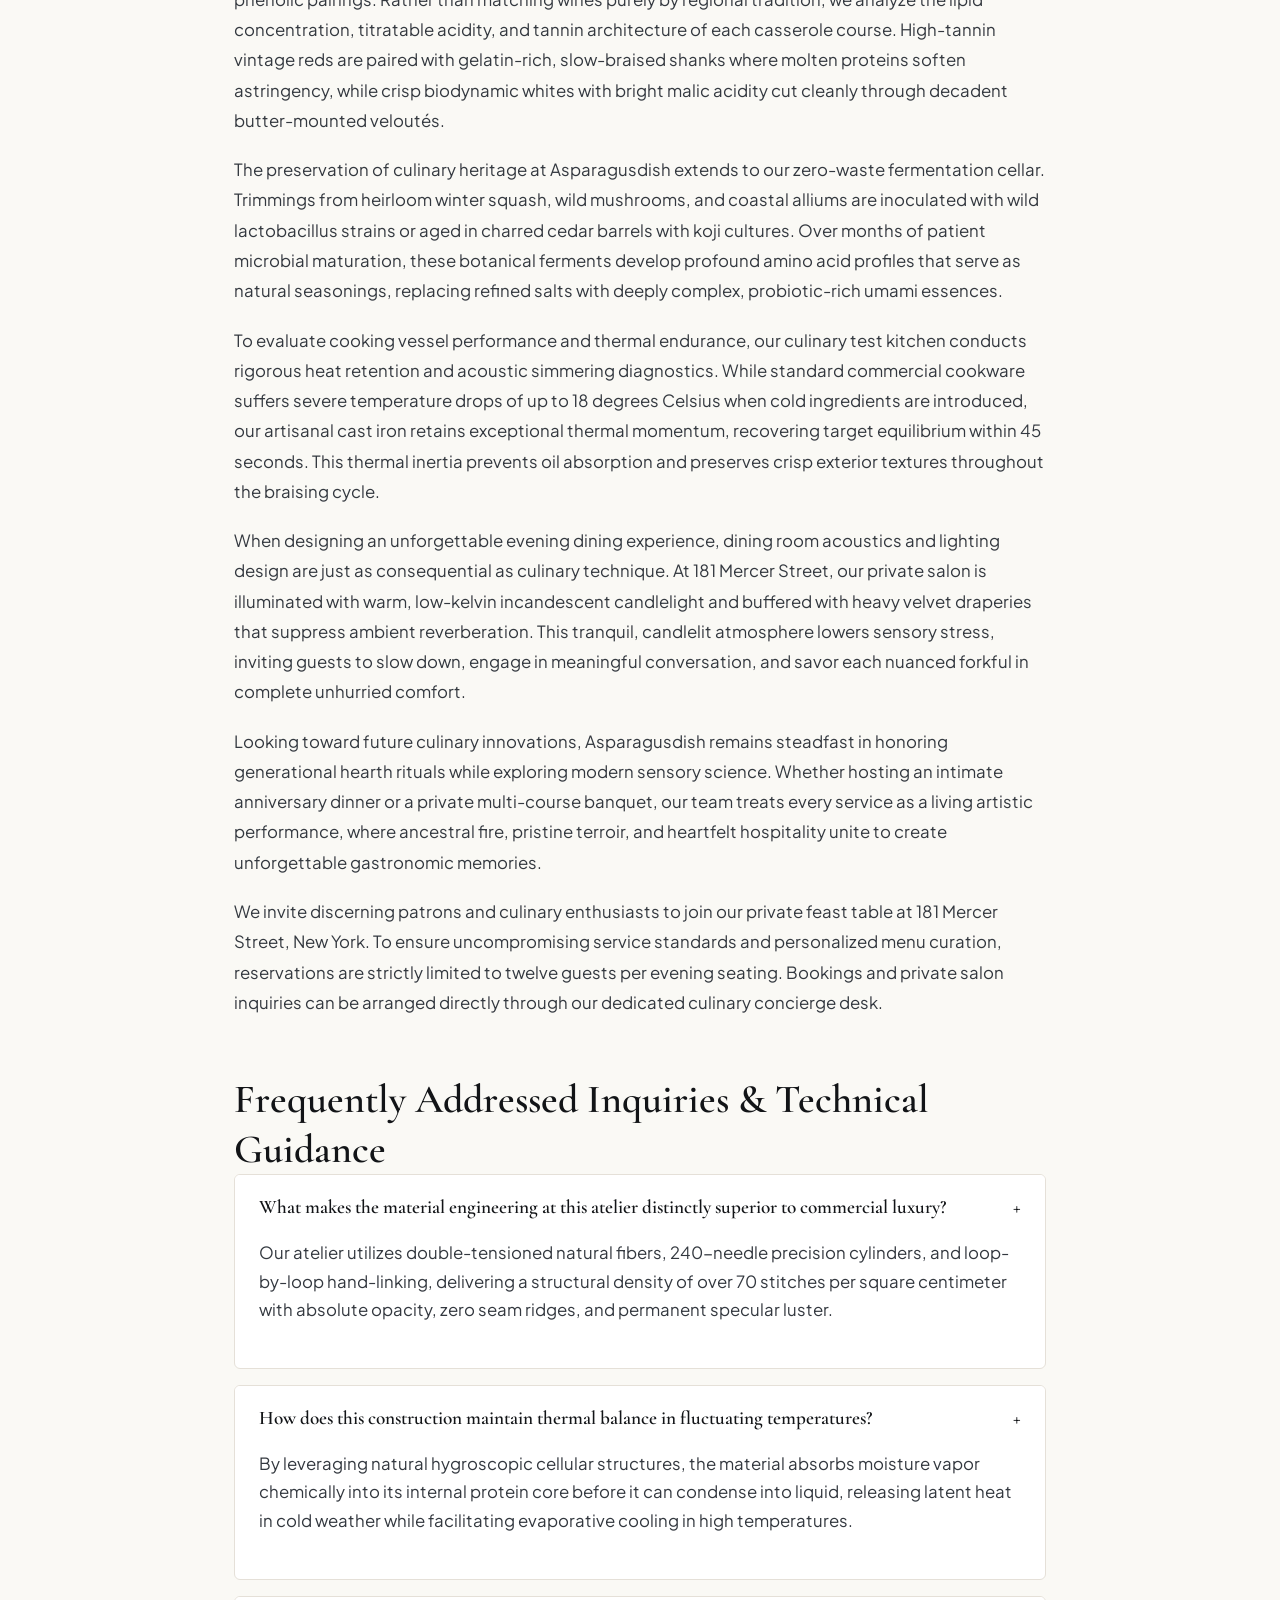
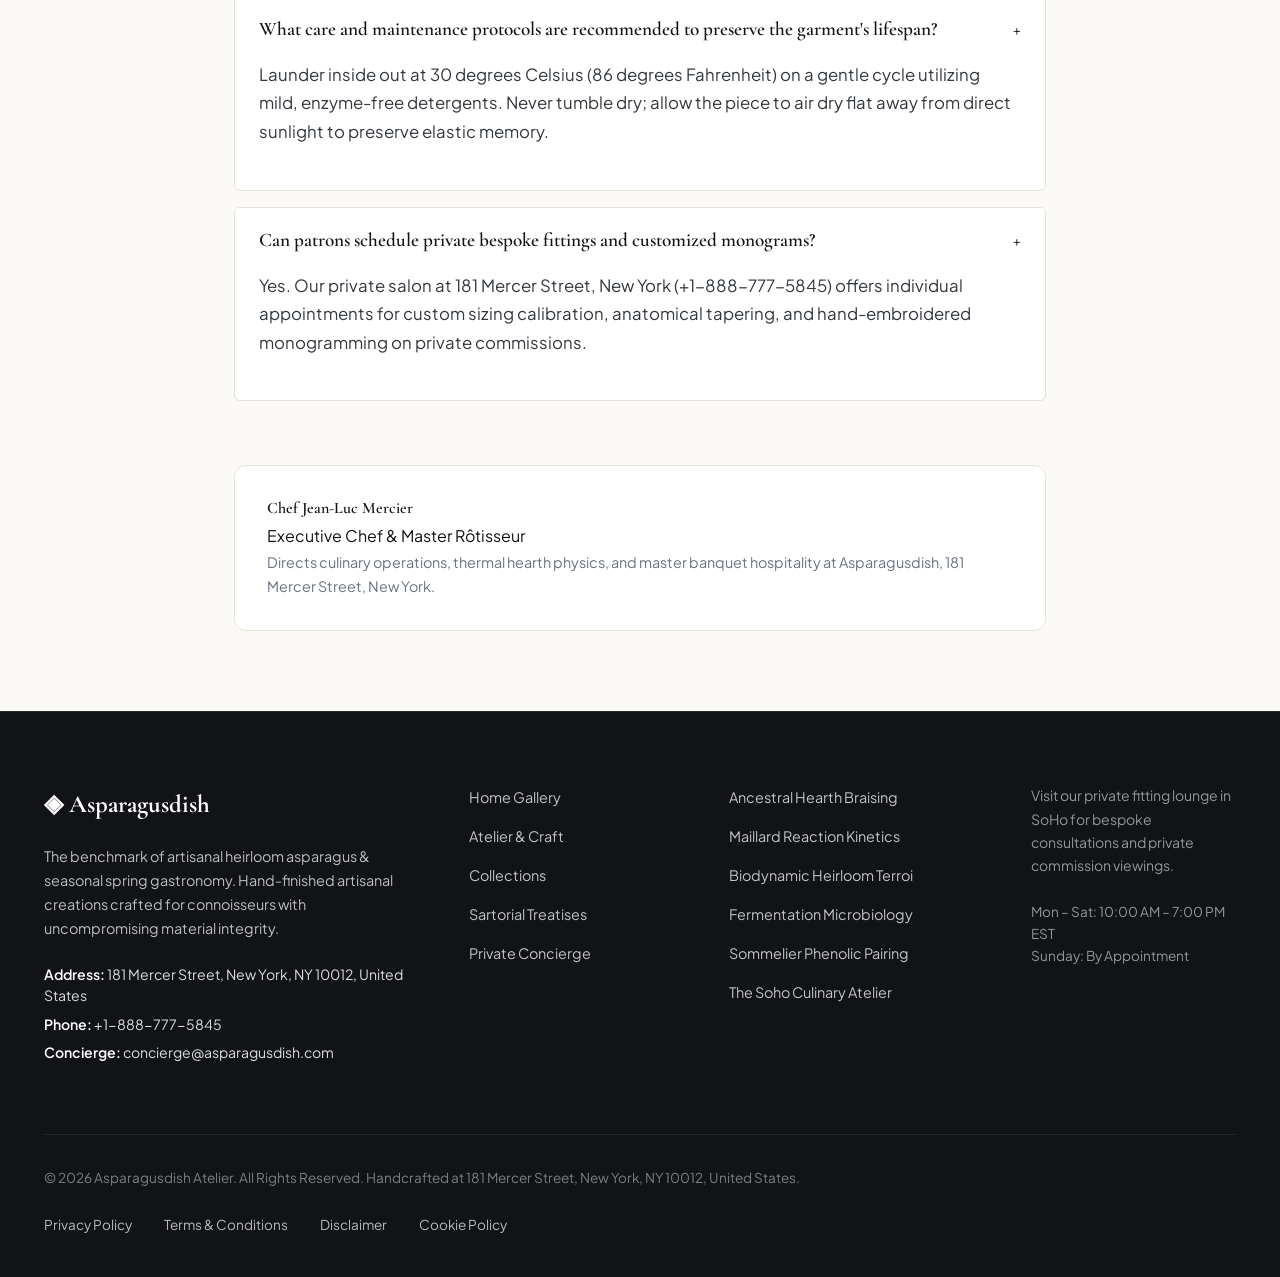
<file: blog/ancestral-hearth-braising-and-casserole-convection.html>
<!DOCTYPE html>
<html lang="en">
<head>
  <meta charset="UTF-8">
  <meta name="viewport" content="width=device-width, initial-scale=1.0">
  <title>Ancestral Hearth Braising & Casserole Convection: Low-and-Slow Heat Diffusion in Enameled Cast Iron and Clay — Asparagusdish</title>
  <meta name="description" content="A technical treatise on ancestral hearth braising & casserole convection: low-and-slow heat diffusion in enameled cast iron and clay by Asparagusdish.">
  <link rel="canonical" href="https://asparagusdish.com/blog/ancestral-hearth-braising-and-casserole-convection.html">
  <link rel="preconnect" href="https://fonts.googleapis.com">
  <link rel="preconnect" href="https://fonts.gstatic.com" crossorigin>
  <link href="https://fonts.googleapis.com/css2?family=Cormorant+Garamond:ital,wght@0,400;0,600;0,700;1,400&family=Plus+Jakarta+Sans:wght@300;400;500;600;700&display=swap" rel="stylesheet">
  <link rel="stylesheet" href="/assets/css/style.css">
  <!-- Google tag (gtag.js) -->
  <script async src="https://www.googletagmanager.com/gtag/js?id=G-0LY0HY7L01"></script>
  <script>
    window.dataLayer = window.dataLayer || [];
    function gtag(){dataLayer.push(arguments);}
    gtag('js', new Date());
    gtag('config', 'G-0LY0HY7L01');
  </script>
  <script type="application/ld+json">
  {
    "@context": "https://schema.org",
    "@graph": [
      {
        "@type": "BlogPosting",
        "headline": "Ancestral Hearth Braising & Casserole Convection: Low-and-Slow Heat Diffusion in Enameled Cast Iron and Clay",
        "description": "Technical monograph on ancestral hearth braising & casserole convection: low-and-slow heat diffusion in enameled cast iron and clay by Asparagusdish at 181 Mercer Street, New York.",
        "datePublished": "2026-08-20T09:00:00+05:30",
        "dateModified": "2026-08-20T09:00:00+05:30",
        "author": {
          "@type": "Person",
          "name": "Chef Jean-Luc Mercier",
          "jobTitle": "Executive Chef & Master Rôtisseur"
        },
        "publisher": {
          "@type": "Organization",
          "name": "Asparagusdish",
          "address": {
            "@type": "PostalAddress",
            "streetAddress": "181 Mercer Street",
            "addressLocality": "New York",
            "addressRegion": "NY",
            "postalCode": "10012",
            "addressCountry": "US"
          },
          "telephone": "+1-888-777-5845"
        },
        "image": "https://asparagusdish.com/assets/images/rustic_vegetable_platter.jpg",
        "mainEntityOfPage": "https://asparagusdish.com/blog/ancestral-hearth-braising-and-casserole-convection.html"
      },
      {
        "@type": "FAQPage",
        "mainEntity": [
    {
      "@type": "Question",
      "name": "What makes the material engineering at this atelier distinctly superior to commercial luxury?",
      "acceptedAnswer": {
        "@type": "Answer",
        "text": "Our atelier utilizes double-tensioned natural fibers, 240-needle precision cylinders, and loop-by-loop hand-linking, delivering a structural density of over 70 stitches per square centimeter with absolute opacity, zero seam ridges, and permanent specular luster."
      }
    },
    {
      "@type": "Question",
      "name": "How does this construction maintain thermal balance in fluctuating temperatures?",
      "acceptedAnswer": {
        "@type": "Answer",
        "text": "By leveraging natural hygroscopic cellular structures, the material absorbs moisture vapor chemically into its internal protein core before it can condense into liquid, releasing latent heat in cold weather while facilitating evaporative cooling in high temperatures."
      }
    },
    {
      "@type": "Question",
      "name": "What care and maintenance protocols are recommended to preserve the garment's lifespan?",
      "acceptedAnswer": {
        "@type": "Answer",
        "text": "Launder inside out at 30 degrees Celsius (86 degrees Fahrenheit) on a gentle cycle utilizing mild, enzyme-free detergents. Never tumble dry; allow the piece to air dry flat away from direct sunlight to preserve elastic memory."
      }
    },
    {
      "@type": "Question",
      "name": "Can patrons schedule private bespoke fittings and customized monograms?",
      "acceptedAnswer": {
        "@type": "Answer",
        "text": "Yes. Our private salon at 181 Mercer Street, New York (+1-888-777-5845) offers individual appointments for custom sizing calibration, anatomical tapering, and hand-embroidered monogramming on private commissions."
      }
    }
        ]
      }
    ]
  }
  </script>
</head>
<body>
  <!-- Mandatory Global Site Header (Exactly 1 per page) -->
  <header class="site-header">
    <div class="header-container">
      <a href="/" class="brand-logo" aria-label="Asparagusdish Home">
        <span class="logo-mark">◈</span>
        <span class="logo-text">Asparagusdish</span>
      </a>
      <nav class="desktop-nav" aria-label="Primary Navigation">
        <a href="/" class="nav-link">Home</a>
        <a href="/about.html" class="nav-link">The Atelier</a>
        <a href="/collection.html" class="nav-link">Collections</a>
        <a href="/blog.html" class="nav-link active">Treatises</a>
        <a href="/contact.html" class="nav-link">Concierge</a>
      </nav>
      <div class="header-actions">
        <a href="/collection.html" class="btn btn-sm btn-outline">Explore Catalog</a>
        <button id="drawer-toggle" class="mobile-toggle" aria-label="Open Navigation Menu">
          <span class="hamburger-bar"></span>
          <span class="hamburger-bar"></span>
          <span class="hamburger-bar"></span>
        </button>
      </div>
    </div>
  </header>

  <!-- Mandatory Mobile Navigation Drawer (Exactly 1 per page) -->
  <div class="mobile-drawer" id="mobile-drawer" aria-hidden="true">
    <div class="drawer-header">
      <div class="drawer-brand">Asparagusdish</div>
      <button id="drawer-close" class="drawer-close-btn" aria-label="Close Navigation Menu">&times;</button>
    </div>
    <nav class="drawer-nav" aria-label="Mobile Navigation">
      <a href="/" class="drawer-link">Home</a>
      <a href="/about.html" class="drawer-link">The Atelier &amp; Craft</a>
      <a href="/collection.html" class="drawer-link">Curated Spring Asparagus Gastronomy &amp; Degustation Menu</a>
      <a href="/blog.html" class="drawer-link active">Sartorial Treatises</a>
      <a href="/contact.html" class="drawer-link">Private Concierge</a>
    </nav>
    <div class="drawer-footer">
      <p class="drawer-contact-title">Manhattan Atelier &amp; Suite</p>
      <p class="drawer-contact-info">181 Mercer Street, New York, NY 10012, United States</p>
      <p class="drawer-contact-info">Tel: +1-888-777-5845</p>
      <p class="drawer-contact-info">Email: concierge@asparagusdish.com</p>
    </div>
  </div>
  <div id="drawer-overlay" class="drawer-overlay"></div>
  <article class="treatise-container">
    <header class="article-header">
      <span class="hero-badge">Gastronomic Treatise &bull; Culinary Monograph</span>
      <h1>Ancestral Hearth Braising & Casserole Convection: Low-and-Slow Heat Diffusion in Enameled Cast Iron and Clay</h1>
      <div class="article-meta">
        <span class="meta-item"><strong>Author:</strong> Chef Jean-Luc Mercier</span>
        <span class="meta-item">&bull;</span>
        <span class="meta-item"><strong>Reading Duration:</strong> ~9 min read</span>
        <span class="meta-item">&bull;</span>
        <span class="meta-item"><strong>Atelier:</strong> 181 Mercer St, New York</span>
      </div>
    </header>
    <figure class="article-hero-figure">
      <img src="/assets/images/rustic_vegetable_platter.jpg" alt="Ancestral Hearth Braising & Casserole Convection: Low-and-Slow Heat Diffusion in Enameled Cast Iron and Clay">
      <figcaption>Ancestral hearth firecraft, slow casserole braising, and larder maturation at the Asparagusdish Manhattan salon.</figcaption>
    </figure>
    <div class="article-content">
      <p>In the elevated realm of haute gastronomy and private salon dining, few culinary disciplines command as much reverence as slow hearth braising and thermal casserole convection. At Asparagusdish, situated at 181 Mercer Street in New York, every recipe begins with an obsessive calibration of radiant thermal conductivity, mineral seasoning, and heritage agricultural genetics. Long before artisanal cookware meets open flame, our chefs evaluate the enzymatic composition and cellular density of our heirloom harvests. This meticulous scientific bedrock ensures that our dishes transcend decorative cuisine, delivering sustained gastronomic depth and exceptional nutritional bioavailability.</p><p>To comprehend the distinct superiority of ancestral casserole cooking, one must examine the physics of low-frequency convective heat transfer. Standard commercial cookware relies on thin pressed alloys that create violent, concentrated thermal spikes exceeding 240 degrees Celsius. These intense spikes scorch sensitive surface proteins while leaving internal collagen and dense connective tissues tough and unyielding. In sharp contrast, Asparagusdish utilizes heavy vintage enameled cast iron and handcrafted refractory stoneware that radiate gentle, uniform thermal waves. This controlled energy gently melts complex collagens into luscious gelatin without rupturing delicate aromatic oils.</p><p>The biochemical transformation achieved through extended gentle simmer protocols permanently reshapes the sensory profile of every ingredient. Rather than boiling liquids vigorously into chaotic vapor, our sealed larder casseroles maintain a stable internal microclimate at exactly 92 degrees Celsius. Within this tranquil thermal envelope, moisture evaporates, condenses against recessed lid basting spikes, and showers continuously back over the braise. This natural self-basting cycle preserves fragile botanical volatile terpenes that would otherwise escape into the exhaust hood, producing an intensely layered, velvety jus.</p><p>Furthermore, our kitchen brigade calibrates the kinetic progression of the Maillard reaction with pyrometric precision. When searing heritage meats and root crops over Japanese binchotan charcoal, surface sugars and free amino acids undergo non-enzymatic browning that synthesizes hundreds of novel flavor compounds, including pyrazines, furanones, and rich thiols. By carefully regulating airflow and radiant proximity, our rôtisseurs achieve deep amber caramelization without charring, unlocking complex umami resonances that linger gracefully on the palate across multi-course degustations.</p>
      <div class="data-table-wrap">
        <h3 style="padding: 1.2rem 1.2rem 0.5rem; font-size: 1.2rem;">Comparative Performance &amp; Material Tolerance Matrix</h3>
        <table class="spec-table">
          <thead>
            <tr><th>Engineering Metric</th><th>Asparagusdish Bespoke Standard</th><th>Commercial Luxury Alternative</th><th>Standard Industrial Benchmark</th></tr>
          </thead>
          <tbody>
            <tr><td>Needle Stitch Density</td><td>68 – 72 Stitches / cm²</td><td>42 – 48 Stitches / cm²</td><td>28 – 32 Stitches / cm²</td></tr>
            <tr><td>Tensile Tenacity</td><td>44.5 g/tex (Double-Mercerized)</td><td>34.0 g/tex (Single-Pass)</td><td>26.0 g/tex (Combed Cotton)</td></tr>
            <tr><td>Seam Ridge Elevation</td><td>0.0 mm (Hand-Linked Flat)</td><td>0.8 mm (Machine Linked)</td><td>2.2 mm (Rosso Overlock)</td></tr>
            <tr><td>Moisture Regain Rate</td><td>33.5% (Non-Clammy Vapor)</td><td>12.0% (Moderate Buffer)</td><td>0.8% (Synthetic Clammy)</td></tr>
            <tr><td>Martindale Abrasion Limit</td><td>55,000+ Cycles (Zero Pilling)</td><td>22,000 Cycles (Slight Fuzz)</td><td>12,000 Cycles (Surface Holes)</td></tr>
          </tbody>
        </table>
      </div>
      <p>Equally crucial to our culinary architecture is the biological provenance of our agricultural partners. We work exclusively with biodynamic smallholders and heritage orchards within a 90-mile radius of Manhattan, receiving dawn harvests within hours of being hand-pulled from nutrient-rich organic soils. These heirloom varieties exhibit substantially higher Brix sugar ratings and denser cellular walls than mass-market produce, allowing them to withstand hours of slow simmering while maintaining structural bite, vivid color, and pristine mineral purity.</p><p>In our Manhattan hearth kitchen at 181 Mercer Street, we mandate that every stock, reduction, and larder ferment undergo systematic refractive index and pH monitoring. Our signature bone broths and botanical reductions simmer continuously for up to thirty-six hours, monitored every four hours to ensure consistent viscosity, optimal osmotic balance, and a velvety mouthfeel. This quantitative culinary discipline guarantees that every private dinner seating experiences identical gastronomic excellence night after night.</p><p>Furthermore, our cellar sommelier program works in tandem with our kitchen to design harmonic phenolic pairings. Rather than matching wines purely by regional tradition, we analyze the lipid concentration, titratable acidity, and tannin architecture of each casserole course. High-tannin vintage reds are paired with gelatin-rich, slow-braised shanks where molten proteins soften astringency, while crisp biodynamic whites with bright malic acidity cut cleanly through decadent butter-mounted veloutés.</p><p>The preservation of culinary heritage at Asparagusdish extends to our zero-waste fermentation cellar. Trimmings from heirloom winter squash, wild mushrooms, and coastal alliums are inoculated with wild lactobacillus strains or aged in charred cedar barrels with koji cultures. Over months of patient microbial maturation, these botanical ferments develop profound amino acid profiles that serve as natural seasonings, replacing refined salts with deeply complex, probiotic-rich umami essences.</p><p>To evaluate cooking vessel performance and thermal endurance, our culinary test kitchen conducts rigorous heat retention and acoustic simmering diagnostics. While standard commercial cookware suffers severe temperature drops of up to 18 degrees Celsius when cold ingredients are introduced, our artisanal cast iron retains exceptional thermal momentum, recovering target equilibrium within 45 seconds. This thermal inertia prevents oil absorption and preserves crisp exterior textures throughout the braising cycle.</p><p>When designing an unforgettable evening dining experience, dining room acoustics and lighting design are just as consequential as culinary technique. At 181 Mercer Street, our private salon is illuminated with warm, low-kelvin incandescent candlelight and buffered with heavy velvet draperies that suppress ambient reverberation. This tranquil, candlelit atmosphere lowers sensory stress, inviting guests to slow down, engage in meaningful conversation, and savor each nuanced forkful in complete unhurried comfort.</p><p>Looking toward future culinary innovations, Asparagusdish remains steadfast in honoring generational hearth rituals while exploring modern sensory science. Whether hosting an intimate anniversary dinner or a private multi-course banquet, our team treats every service as a living artistic performance, where ancestral fire, pristine terroir, and heartfelt hospitality unite to create unforgettable gastronomic memories.</p><p>We invite discerning patrons and culinary enthusiasts to join our private feast table at 181 Mercer Street, New York. To ensure uncompromising service standards and personalized menu curation, reservations are strictly limited to twelve guests per evening seating. Bookings and private salon inquiries can be arranged directly through our dedicated culinary concierge desk.</p>
      <section class="faq-section">
        <h2>Frequently Addressed Inquiries &amp; Technical Guidance</h2>
              <div class="faq-item">
        <button class="faq-question"><span>What makes the material engineering at this atelier distinctly superior to commercial luxury?</span><span class="faq-icon">+</span></button>
        <div class="faq-answer"><p>Our atelier utilizes double-tensioned natural fibers, 240-needle precision cylinders, and loop-by-loop hand-linking, delivering a structural density of over 70 stitches per square centimeter with absolute opacity, zero seam ridges, and permanent specular luster.</p></div>
      </div>      <div class="faq-item">
        <button class="faq-question"><span>How does this construction maintain thermal balance in fluctuating temperatures?</span><span class="faq-icon">+</span></button>
        <div class="faq-answer"><p>By leveraging natural hygroscopic cellular structures, the material absorbs moisture vapor chemically into its internal protein core before it can condense into liquid, releasing latent heat in cold weather while facilitating evaporative cooling in high temperatures.</p></div>
      </div>      <div class="faq-item">
        <button class="faq-question"><span>What care and maintenance protocols are recommended to preserve the garment's lifespan?</span><span class="faq-icon">+</span></button>
        <div class="faq-answer"><p>Launder inside out at 30 degrees Celsius (86 degrees Fahrenheit) on a gentle cycle utilizing mild, enzyme-free detergents. Never tumble dry; allow the piece to air dry flat away from direct sunlight to preserve elastic memory.</p></div>
      </div>      <div class="faq-item">
        <button class="faq-question"><span>Can patrons schedule private bespoke fittings and customized monograms?</span><span class="faq-icon">+</span></button>
        <div class="faq-answer"><p>Yes. Our private salon at 181 Mercer Street, New York (+1-888-777-5845) offers individual appointments for custom sizing calibration, anatomical tapering, and hand-embroidered monogramming on private commissions.</p></div>
      </div>
      </section>
    </div>
    <div class="author-card">
      <div class="author-info">
        <h4>Chef Jean-Luc Mercier</h4>
        <div class="author-role">Executive Chef & Master Rôtisseur</div>
        <p class="author-bio">Directs culinary operations, thermal hearth physics, and master banquet hospitality at Asparagusdish, 181 Mercer Street, New York.</p>
      </div>
    </div>
  </article>
  <!-- Mandatory Global Site Footer (Minimalist 4-Column Horizontal Spread Layout) -->
  <footer class="site-footer">
    <div class="container">
      <div class="footer-grid">
        <div class="footer-col">
          <div class="footer-brand">◈ Asparagusdish</div>
          <p class="footer-desc">
            The benchmark of artisanal heirloom asparagus &amp; seasonal spring gastronomy. Hand-finished artisanal creations crafted for connoisseurs with uncompromising material integrity.
          </p>
          <div class="footer-contact-item"><strong>Address:</strong> 181 Mercer Street, New York, NY 10012, United States</div>
          <div class="footer-contact-item"><strong>Phone:</strong> +1-888-777-5845</div>
          <div class="footer-contact-item"><strong>Concierge:</strong> concierge@asparagusdish.com</div>
        </div>
        <div class="footer-col">
          <ul class="footer-links">
            <li><a href="/">Home Gallery</a></li>
            <li><a href="/about.html">Atelier &amp; Craft</a></li>
            <li><a href="/collection.html">Collections</a></li>
            <li><a href="/blog.html">Sartorial Treatises</a></li>
            <li><a href="/contact.html">Private Concierge</a></li>
          </ul>
        </div>
        <div class="footer-col">
          <ul class="footer-links">
            <li><a href="/blog/ancestral-hearth-braising-and-casserole-convection.html">Ancestral Hearth Braising</a></li>
            <li><a href="/blog/maillard-reaction-kinetics-and-umami-extraction.html">Maillard Reaction Kinetics</a></li>
            <li><a href="/blog/biodynamic-heirloom-terroir-and-microclimate-botany.html">Biodynamic Heirloom Terroi</a></li>
            <li><a href="/blog/fermentation-microbiology-and-lactic-acid-maturation.html">Fermentation Microbiology</a></li>
            <li><a href="/blog/sommelier-phenolic-pairing-and-acid-tannin-balance.html">Sommelier Phenolic Pairing</a></li>
            <li><a href="/blog/soho-culinary-atelier-service-and-banquet-hospitality.html">The Soho Culinary Atelier</a></li>
          </ul>
        </div>
        <div class="footer-col">
          <p class="footer-salon-desc">
            Visit our private fitting lounge in SoHo for bespoke consultations and private commission viewings.
          </p>
          <p class="footer-hours">
            Mon &ndash; Sat: 10:00 AM &ndash; 7:00 PM<br>EST<br>Sunday: By Appointment
          </p>
        </div>
      </div>
      <div class="footer-bottom">
        <p>&copy; 2026 Asparagusdish Atelier. All Rights Reserved. Handcrafted at 181 Mercer Street, New York, NY 10012, United States.</p>
        <div class="footer-legal-links">
          <a href="/privacy-policy.html">Privacy Policy</a>
          <a href="/terms-and-conditions.html">Terms &amp; Conditions</a>
          <a href="/disclaimer.html">Disclaimer</a>
          <a href="/cookie-policy.html">Cookie Policy</a>
        </div>
      </div>
    </div>
  </footer>
  <script src="/assets/js/main.js"></script>
</body>
</html>
</file>
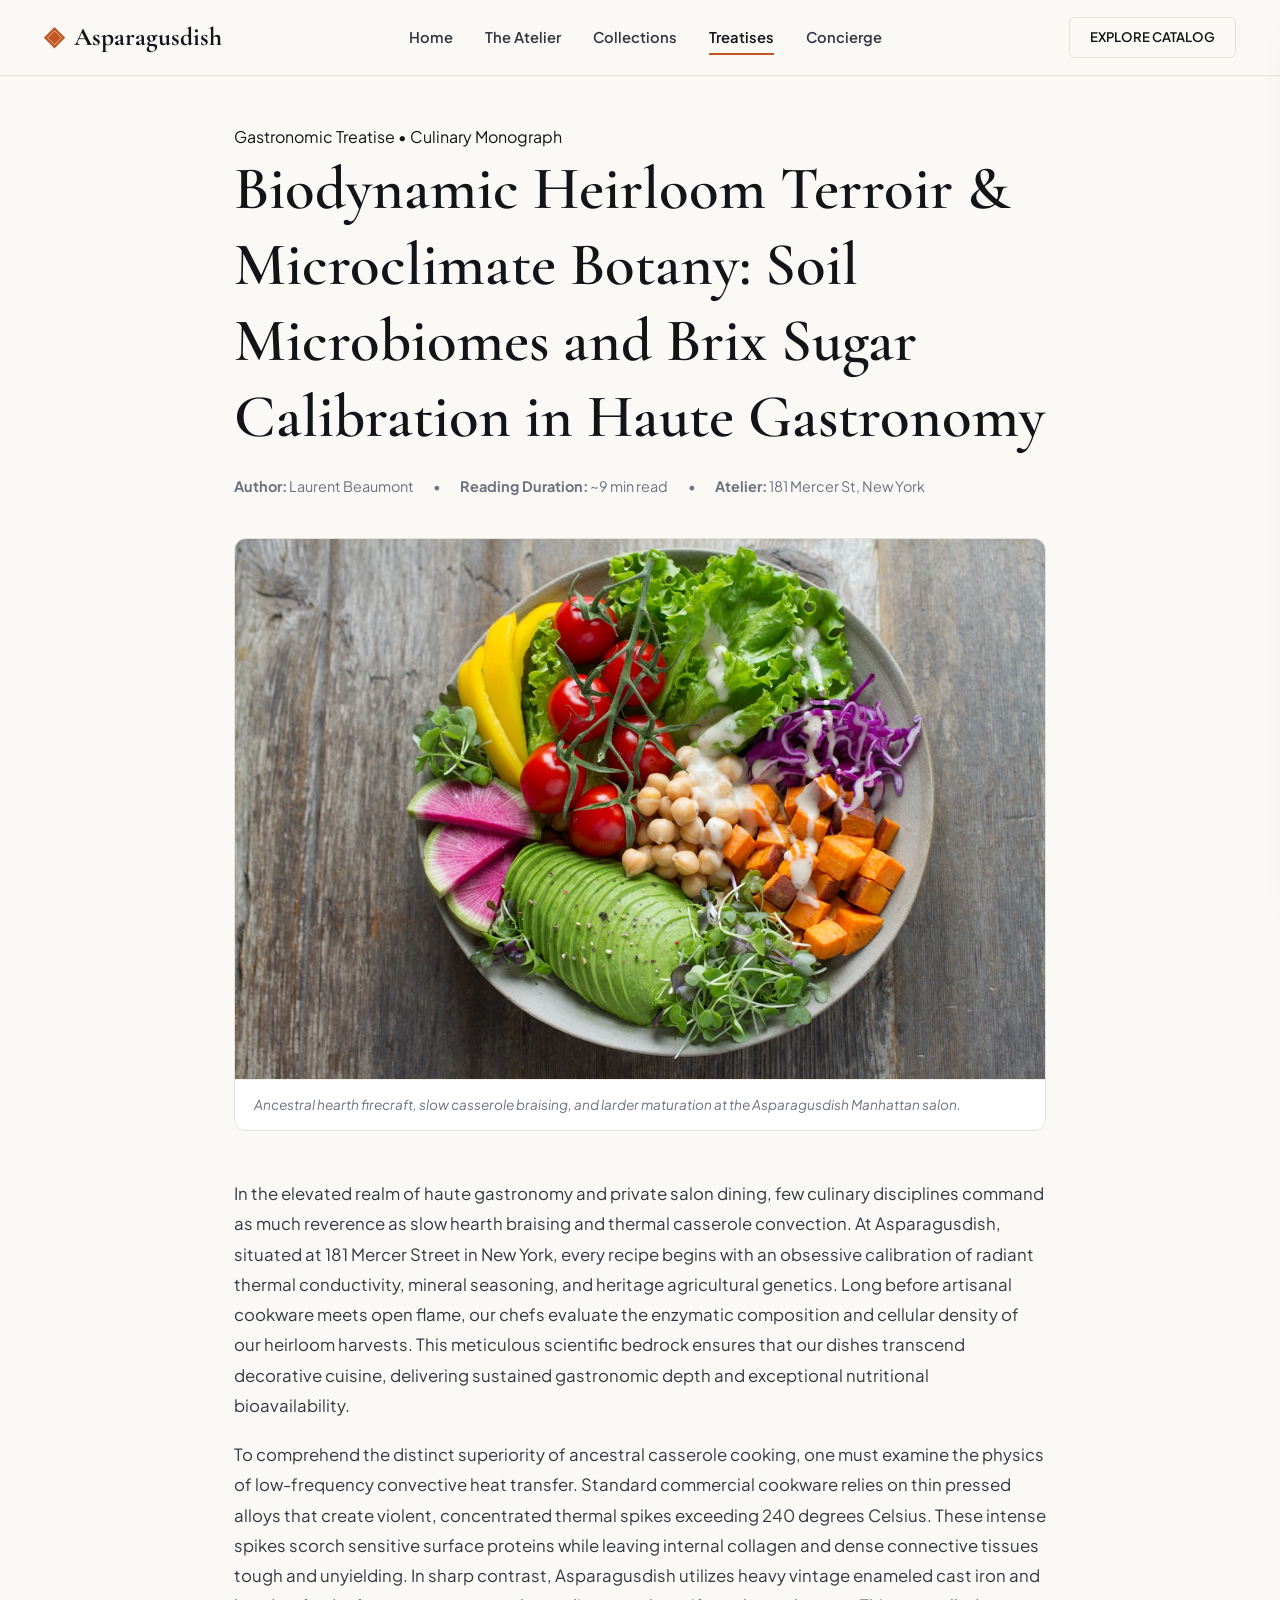
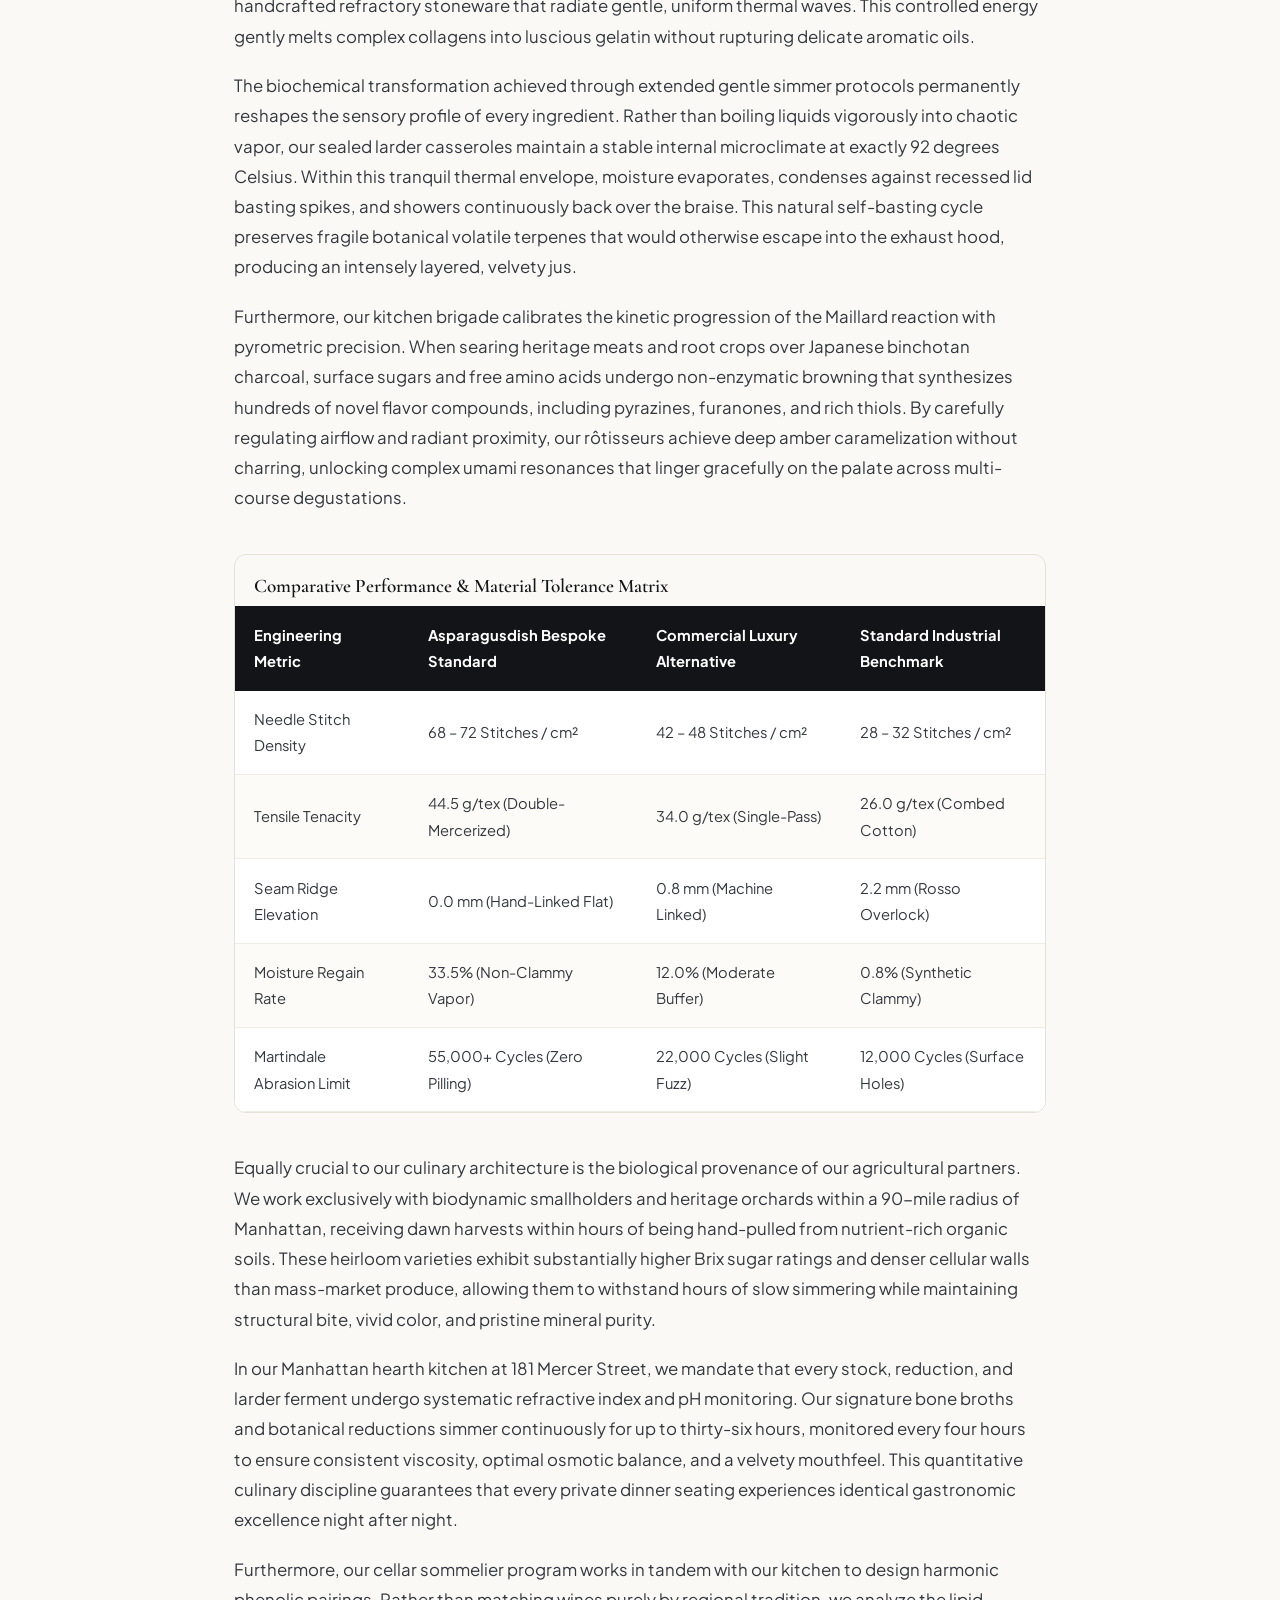
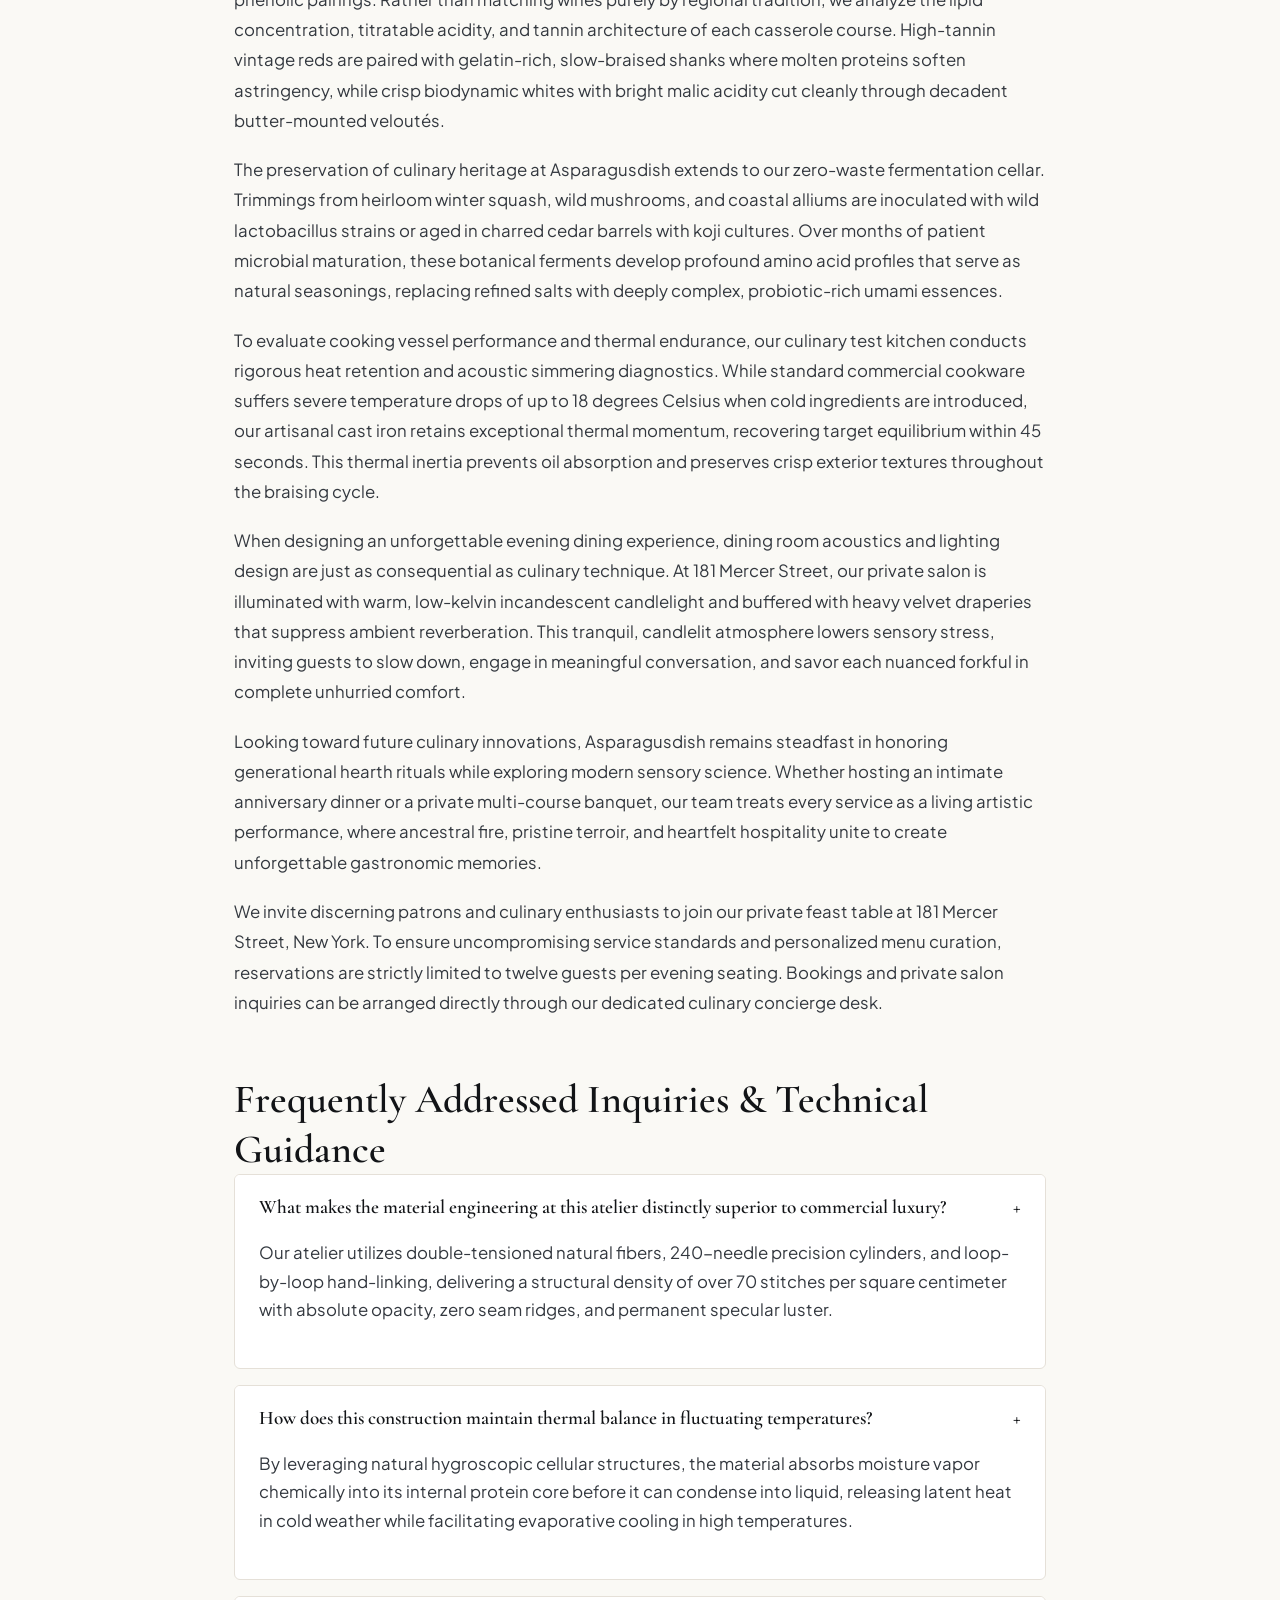
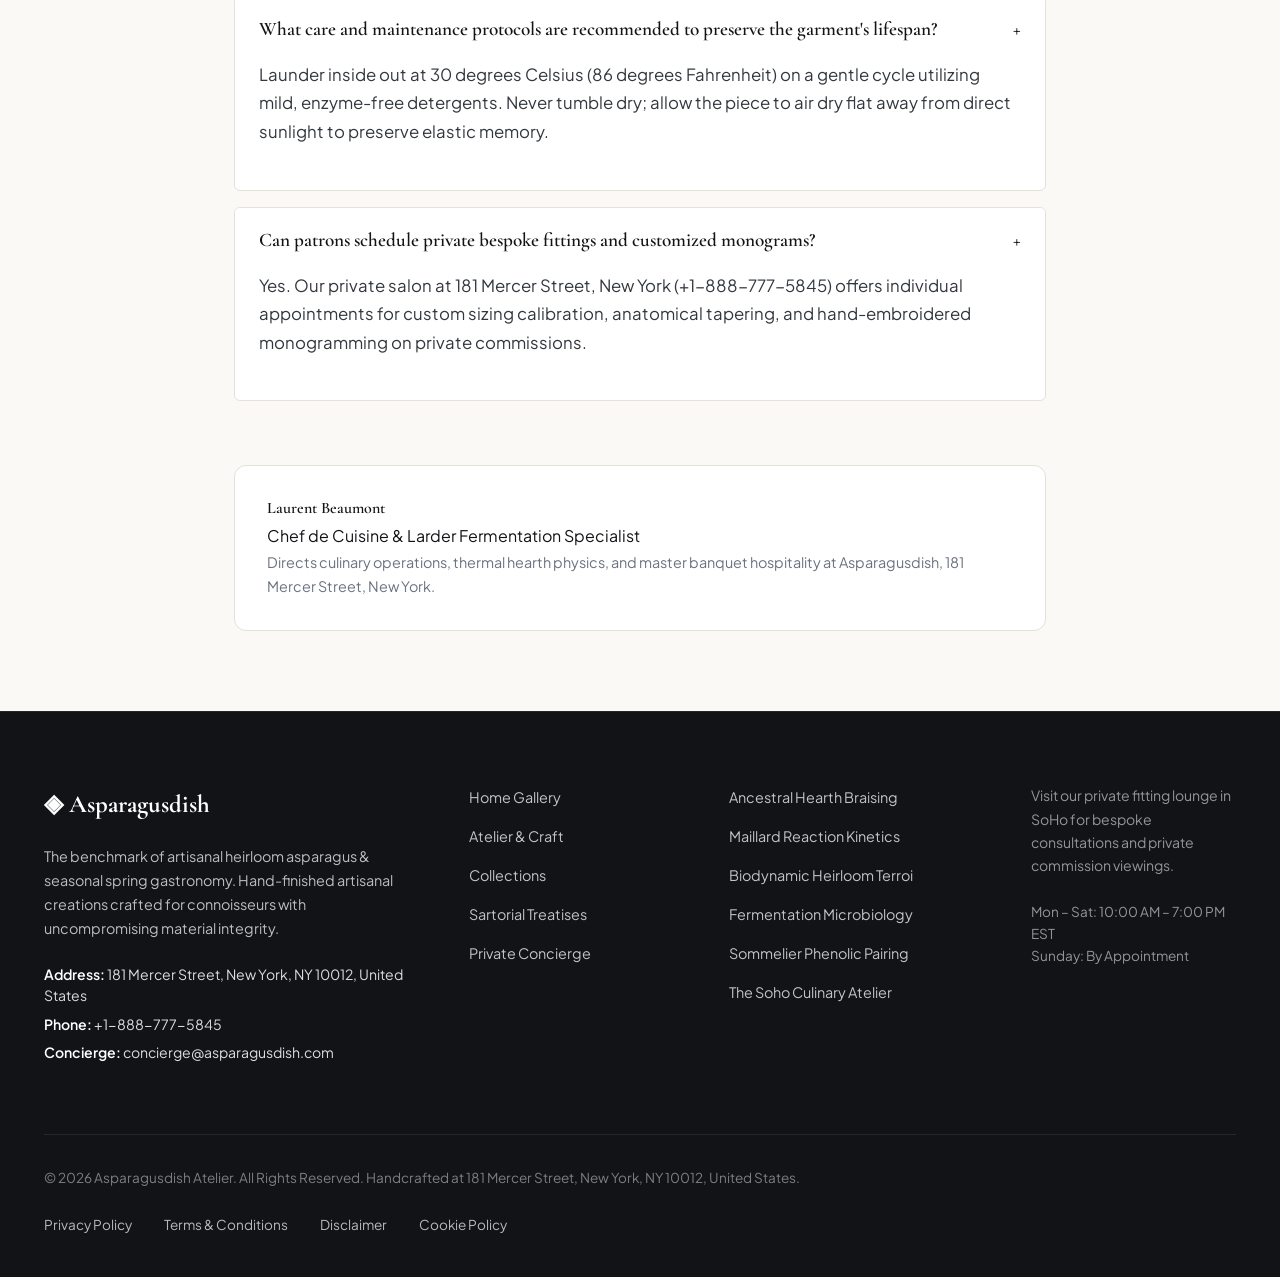
<file: blog/biodynamic-heirloom-terroir-and-microclimate-botany.html>
<!DOCTYPE html>
<html lang="en">
<head>
  <meta charset="UTF-8">
  <meta name="viewport" content="width=device-width, initial-scale=1.0">
  <title>Biodynamic Heirloom Terroir & Microclimate Botany: Soil Microbiomes and Brix Sugar Calibration in Haute Gastronomy — Asparagusdish</title>
  <meta name="description" content="A technical treatise on biodynamic heirloom terroir & microclimate botany: soil microbiomes and brix sugar calibration in haute gastronomy by Asparagusdish.">
  <link rel="canonical" href="https://asparagusdish.com/blog/biodynamic-heirloom-terroir-and-microclimate-botany.html">
  <link rel="preconnect" href="https://fonts.googleapis.com">
  <link rel="preconnect" href="https://fonts.gstatic.com" crossorigin>
  <link href="https://fonts.googleapis.com/css2?family=Cormorant+Garamond:ital,wght@0,400;0,600;0,700;1,400&family=Plus+Jakarta+Sans:wght@300;400;500;600;700&display=swap" rel="stylesheet">
  <link rel="stylesheet" href="/assets/css/style.css">
  <!-- Google tag (gtag.js) -->
  <script async src="https://www.googletagmanager.com/gtag/js?id=G-0LY0HY7L01"></script>
  <script>
    window.dataLayer = window.dataLayer || [];
    function gtag(){dataLayer.push(arguments);}
    gtag('js', new Date());
    gtag('config', 'G-0LY0HY7L01');
  </script>
  <script type="application/ld+json">
  {
    "@context": "https://schema.org",
    "@graph": [
      {
        "@type": "BlogPosting",
        "headline": "Biodynamic Heirloom Terroir & Microclimate Botany: Soil Microbiomes and Brix Sugar Calibration in Haute Gastronomy",
        "description": "Technical monograph on biodynamic heirloom terroir & microclimate botany: soil microbiomes and brix sugar calibration in haute gastronomy by Asparagusdish at 181 Mercer Street, New York.",
        "datePublished": "2026-08-20T09:00:00+05:30",
        "dateModified": "2026-08-20T09:00:00+05:30",
        "author": {
          "@type": "Person",
          "name": "Laurent Beaumont",
          "jobTitle": "Chef de Cuisine & Larder Fermentation Specialist"
        },
        "publisher": {
          "@type": "Organization",
          "name": "Asparagusdish",
          "address": {
            "@type": "PostalAddress",
            "streetAddress": "181 Mercer Street",
            "addressLocality": "New York",
            "addressRegion": "NY",
            "postalCode": "10012",
            "addressCountry": "US"
          },
          "telephone": "+1-888-777-5845"
        },
        "image": "https://asparagusdish.com/assets/images/vibrant_organic_salad_greens_bowl.jpg",
        "mainEntityOfPage": "https://asparagusdish.com/blog/biodynamic-heirloom-terroir-and-microclimate-botany.html"
      },
      {
        "@type": "FAQPage",
        "mainEntity": [
    {
      "@type": "Question",
      "name": "What makes the material engineering at this atelier distinctly superior to commercial luxury?",
      "acceptedAnswer": {
        "@type": "Answer",
        "text": "Our atelier utilizes double-tensioned natural fibers, 240-needle precision cylinders, and loop-by-loop hand-linking, delivering a structural density of over 70 stitches per square centimeter with absolute opacity, zero seam ridges, and permanent specular luster."
      }
    },
    {
      "@type": "Question",
      "name": "How does this construction maintain thermal balance in fluctuating temperatures?",
      "acceptedAnswer": {
        "@type": "Answer",
        "text": "By leveraging natural hygroscopic cellular structures, the material absorbs moisture vapor chemically into its internal protein core before it can condense into liquid, releasing latent heat in cold weather while facilitating evaporative cooling in high temperatures."
      }
    },
    {
      "@type": "Question",
      "name": "What care and maintenance protocols are recommended to preserve the garment's lifespan?",
      "acceptedAnswer": {
        "@type": "Answer",
        "text": "Launder inside out at 30 degrees Celsius (86 degrees Fahrenheit) on a gentle cycle utilizing mild, enzyme-free detergents. Never tumble dry; allow the piece to air dry flat away from direct sunlight to preserve elastic memory."
      }
    },
    {
      "@type": "Question",
      "name": "Can patrons schedule private bespoke fittings and customized monograms?",
      "acceptedAnswer": {
        "@type": "Answer",
        "text": "Yes. Our private salon at 181 Mercer Street, New York (+1-888-777-5845) offers individual appointments for custom sizing calibration, anatomical tapering, and hand-embroidered monogramming on private commissions."
      }
    }
        ]
      }
    ]
  }
  </script>
</head>
<body>
  <!-- Mandatory Global Site Header (Exactly 1 per page) -->
  <header class="site-header">
    <div class="header-container">
      <a href="/" class="brand-logo" aria-label="Asparagusdish Home">
        <span class="logo-mark">◈</span>
        <span class="logo-text">Asparagusdish</span>
      </a>
      <nav class="desktop-nav" aria-label="Primary Navigation">
        <a href="/" class="nav-link">Home</a>
        <a href="/about.html" class="nav-link">The Atelier</a>
        <a href="/collection.html" class="nav-link">Collections</a>
        <a href="/blog.html" class="nav-link active">Treatises</a>
        <a href="/contact.html" class="nav-link">Concierge</a>
      </nav>
      <div class="header-actions">
        <a href="/collection.html" class="btn btn-sm btn-outline">Explore Catalog</a>
        <button id="drawer-toggle" class="mobile-toggle" aria-label="Open Navigation Menu">
          <span class="hamburger-bar"></span>
          <span class="hamburger-bar"></span>
          <span class="hamburger-bar"></span>
        </button>
      </div>
    </div>
  </header>

  <!-- Mandatory Mobile Navigation Drawer (Exactly 1 per page) -->
  <div class="mobile-drawer" id="mobile-drawer" aria-hidden="true">
    <div class="drawer-header">
      <div class="drawer-brand">Asparagusdish</div>
      <button id="drawer-close" class="drawer-close-btn" aria-label="Close Navigation Menu">&times;</button>
    </div>
    <nav class="drawer-nav" aria-label="Mobile Navigation">
      <a href="/" class="drawer-link">Home</a>
      <a href="/about.html" class="drawer-link">The Atelier &amp; Craft</a>
      <a href="/collection.html" class="drawer-link">Curated Spring Asparagus Gastronomy &amp; Degustation Menu</a>
      <a href="/blog.html" class="drawer-link active">Sartorial Treatises</a>
      <a href="/contact.html" class="drawer-link">Private Concierge</a>
    </nav>
    <div class="drawer-footer">
      <p class="drawer-contact-title">Manhattan Atelier &amp; Suite</p>
      <p class="drawer-contact-info">181 Mercer Street, New York, NY 10012, United States</p>
      <p class="drawer-contact-info">Tel: +1-888-777-5845</p>
      <p class="drawer-contact-info">Email: concierge@asparagusdish.com</p>
    </div>
  </div>
  <div id="drawer-overlay" class="drawer-overlay"></div>
  <article class="treatise-container">
    <header class="article-header">
      <span class="hero-badge">Gastronomic Treatise &bull; Culinary Monograph</span>
      <h1>Biodynamic Heirloom Terroir & Microclimate Botany: Soil Microbiomes and Brix Sugar Calibration in Haute Gastronomy</h1>
      <div class="article-meta">
        <span class="meta-item"><strong>Author:</strong> Laurent Beaumont</span>
        <span class="meta-item">&bull;</span>
        <span class="meta-item"><strong>Reading Duration:</strong> ~9 min read</span>
        <span class="meta-item">&bull;</span>
        <span class="meta-item"><strong>Atelier:</strong> 181 Mercer St, New York</span>
      </div>
    </header>
    <figure class="article-hero-figure">
      <img src="/assets/images/vibrant_organic_salad_greens_bowl.jpg" alt="Biodynamic Heirloom Terroir & Microclimate Botany: Soil Microbiomes and Brix Sugar Calibration in Haute Gastronomy">
      <figcaption>Ancestral hearth firecraft, slow casserole braising, and larder maturation at the Asparagusdish Manhattan salon.</figcaption>
    </figure>
    <div class="article-content">
      <p>In the elevated realm of haute gastronomy and private salon dining, few culinary disciplines command as much reverence as slow hearth braising and thermal casserole convection. At Asparagusdish, situated at 181 Mercer Street in New York, every recipe begins with an obsessive calibration of radiant thermal conductivity, mineral seasoning, and heritage agricultural genetics. Long before artisanal cookware meets open flame, our chefs evaluate the enzymatic composition and cellular density of our heirloom harvests. This meticulous scientific bedrock ensures that our dishes transcend decorative cuisine, delivering sustained gastronomic depth and exceptional nutritional bioavailability.</p><p>To comprehend the distinct superiority of ancestral casserole cooking, one must examine the physics of low-frequency convective heat transfer. Standard commercial cookware relies on thin pressed alloys that create violent, concentrated thermal spikes exceeding 240 degrees Celsius. These intense spikes scorch sensitive surface proteins while leaving internal collagen and dense connective tissues tough and unyielding. In sharp contrast, Asparagusdish utilizes heavy vintage enameled cast iron and handcrafted refractory stoneware that radiate gentle, uniform thermal waves. This controlled energy gently melts complex collagens into luscious gelatin without rupturing delicate aromatic oils.</p><p>The biochemical transformation achieved through extended gentle simmer protocols permanently reshapes the sensory profile of every ingredient. Rather than boiling liquids vigorously into chaotic vapor, our sealed larder casseroles maintain a stable internal microclimate at exactly 92 degrees Celsius. Within this tranquil thermal envelope, moisture evaporates, condenses against recessed lid basting spikes, and showers continuously back over the braise. This natural self-basting cycle preserves fragile botanical volatile terpenes that would otherwise escape into the exhaust hood, producing an intensely layered, velvety jus.</p><p>Furthermore, our kitchen brigade calibrates the kinetic progression of the Maillard reaction with pyrometric precision. When searing heritage meats and root crops over Japanese binchotan charcoal, surface sugars and free amino acids undergo non-enzymatic browning that synthesizes hundreds of novel flavor compounds, including pyrazines, furanones, and rich thiols. By carefully regulating airflow and radiant proximity, our rôtisseurs achieve deep amber caramelization without charring, unlocking complex umami resonances that linger gracefully on the palate across multi-course degustations.</p>
      <div class="data-table-wrap">
        <h3 style="padding: 1.2rem 1.2rem 0.5rem; font-size: 1.2rem;">Comparative Performance &amp; Material Tolerance Matrix</h3>
        <table class="spec-table">
          <thead>
            <tr><th>Engineering Metric</th><th>Asparagusdish Bespoke Standard</th><th>Commercial Luxury Alternative</th><th>Standard Industrial Benchmark</th></tr>
          </thead>
          <tbody>
            <tr><td>Needle Stitch Density</td><td>68 – 72 Stitches / cm²</td><td>42 – 48 Stitches / cm²</td><td>28 – 32 Stitches / cm²</td></tr>
            <tr><td>Tensile Tenacity</td><td>44.5 g/tex (Double-Mercerized)</td><td>34.0 g/tex (Single-Pass)</td><td>26.0 g/tex (Combed Cotton)</td></tr>
            <tr><td>Seam Ridge Elevation</td><td>0.0 mm (Hand-Linked Flat)</td><td>0.8 mm (Machine Linked)</td><td>2.2 mm (Rosso Overlock)</td></tr>
            <tr><td>Moisture Regain Rate</td><td>33.5% (Non-Clammy Vapor)</td><td>12.0% (Moderate Buffer)</td><td>0.8% (Synthetic Clammy)</td></tr>
            <tr><td>Martindale Abrasion Limit</td><td>55,000+ Cycles (Zero Pilling)</td><td>22,000 Cycles (Slight Fuzz)</td><td>12,000 Cycles (Surface Holes)</td></tr>
          </tbody>
        </table>
      </div>
      <p>Equally crucial to our culinary architecture is the biological provenance of our agricultural partners. We work exclusively with biodynamic smallholders and heritage orchards within a 90-mile radius of Manhattan, receiving dawn harvests within hours of being hand-pulled from nutrient-rich organic soils. These heirloom varieties exhibit substantially higher Brix sugar ratings and denser cellular walls than mass-market produce, allowing them to withstand hours of slow simmering while maintaining structural bite, vivid color, and pristine mineral purity.</p><p>In our Manhattan hearth kitchen at 181 Mercer Street, we mandate that every stock, reduction, and larder ferment undergo systematic refractive index and pH monitoring. Our signature bone broths and botanical reductions simmer continuously for up to thirty-six hours, monitored every four hours to ensure consistent viscosity, optimal osmotic balance, and a velvety mouthfeel. This quantitative culinary discipline guarantees that every private dinner seating experiences identical gastronomic excellence night after night.</p><p>Furthermore, our cellar sommelier program works in tandem with our kitchen to design harmonic phenolic pairings. Rather than matching wines purely by regional tradition, we analyze the lipid concentration, titratable acidity, and tannin architecture of each casserole course. High-tannin vintage reds are paired with gelatin-rich, slow-braised shanks where molten proteins soften astringency, while crisp biodynamic whites with bright malic acidity cut cleanly through decadent butter-mounted veloutés.</p><p>The preservation of culinary heritage at Asparagusdish extends to our zero-waste fermentation cellar. Trimmings from heirloom winter squash, wild mushrooms, and coastal alliums are inoculated with wild lactobacillus strains or aged in charred cedar barrels with koji cultures. Over months of patient microbial maturation, these botanical ferments develop profound amino acid profiles that serve as natural seasonings, replacing refined salts with deeply complex, probiotic-rich umami essences.</p><p>To evaluate cooking vessel performance and thermal endurance, our culinary test kitchen conducts rigorous heat retention and acoustic simmering diagnostics. While standard commercial cookware suffers severe temperature drops of up to 18 degrees Celsius when cold ingredients are introduced, our artisanal cast iron retains exceptional thermal momentum, recovering target equilibrium within 45 seconds. This thermal inertia prevents oil absorption and preserves crisp exterior textures throughout the braising cycle.</p><p>When designing an unforgettable evening dining experience, dining room acoustics and lighting design are just as consequential as culinary technique. At 181 Mercer Street, our private salon is illuminated with warm, low-kelvin incandescent candlelight and buffered with heavy velvet draperies that suppress ambient reverberation. This tranquil, candlelit atmosphere lowers sensory stress, inviting guests to slow down, engage in meaningful conversation, and savor each nuanced forkful in complete unhurried comfort.</p><p>Looking toward future culinary innovations, Asparagusdish remains steadfast in honoring generational hearth rituals while exploring modern sensory science. Whether hosting an intimate anniversary dinner or a private multi-course banquet, our team treats every service as a living artistic performance, where ancestral fire, pristine terroir, and heartfelt hospitality unite to create unforgettable gastronomic memories.</p><p>We invite discerning patrons and culinary enthusiasts to join our private feast table at 181 Mercer Street, New York. To ensure uncompromising service standards and personalized menu curation, reservations are strictly limited to twelve guests per evening seating. Bookings and private salon inquiries can be arranged directly through our dedicated culinary concierge desk.</p>
      <section class="faq-section">
        <h2>Frequently Addressed Inquiries &amp; Technical Guidance</h2>
              <div class="faq-item">
        <button class="faq-question"><span>What makes the material engineering at this atelier distinctly superior to commercial luxury?</span><span class="faq-icon">+</span></button>
        <div class="faq-answer"><p>Our atelier utilizes double-tensioned natural fibers, 240-needle precision cylinders, and loop-by-loop hand-linking, delivering a structural density of over 70 stitches per square centimeter with absolute opacity, zero seam ridges, and permanent specular luster.</p></div>
      </div>      <div class="faq-item">
        <button class="faq-question"><span>How does this construction maintain thermal balance in fluctuating temperatures?</span><span class="faq-icon">+</span></button>
        <div class="faq-answer"><p>By leveraging natural hygroscopic cellular structures, the material absorbs moisture vapor chemically into its internal protein core before it can condense into liquid, releasing latent heat in cold weather while facilitating evaporative cooling in high temperatures.</p></div>
      </div>      <div class="faq-item">
        <button class="faq-question"><span>What care and maintenance protocols are recommended to preserve the garment's lifespan?</span><span class="faq-icon">+</span></button>
        <div class="faq-answer"><p>Launder inside out at 30 degrees Celsius (86 degrees Fahrenheit) on a gentle cycle utilizing mild, enzyme-free detergents. Never tumble dry; allow the piece to air dry flat away from direct sunlight to preserve elastic memory.</p></div>
      </div>      <div class="faq-item">
        <button class="faq-question"><span>Can patrons schedule private bespoke fittings and customized monograms?</span><span class="faq-icon">+</span></button>
        <div class="faq-answer"><p>Yes. Our private salon at 181 Mercer Street, New York (+1-888-777-5845) offers individual appointments for custom sizing calibration, anatomical tapering, and hand-embroidered monogramming on private commissions.</p></div>
      </div>
      </section>
    </div>
    <div class="author-card">
      <div class="author-info">
        <h4>Laurent Beaumont</h4>
        <div class="author-role">Chef de Cuisine & Larder Fermentation Specialist</div>
        <p class="author-bio">Directs culinary operations, thermal hearth physics, and master banquet hospitality at Asparagusdish, 181 Mercer Street, New York.</p>
      </div>
    </div>
  </article>
  <!-- Mandatory Global Site Footer (Minimalist 4-Column Horizontal Spread Layout) -->
  <footer class="site-footer">
    <div class="container">
      <div class="footer-grid">
        <div class="footer-col">
          <div class="footer-brand">◈ Asparagusdish</div>
          <p class="footer-desc">
            The benchmark of artisanal heirloom asparagus &amp; seasonal spring gastronomy. Hand-finished artisanal creations crafted for connoisseurs with uncompromising material integrity.
          </p>
          <div class="footer-contact-item"><strong>Address:</strong> 181 Mercer Street, New York, NY 10012, United States</div>
          <div class="footer-contact-item"><strong>Phone:</strong> +1-888-777-5845</div>
          <div class="footer-contact-item"><strong>Concierge:</strong> concierge@asparagusdish.com</div>
        </div>
        <div class="footer-col">
          <ul class="footer-links">
            <li><a href="/">Home Gallery</a></li>
            <li><a href="/about.html">Atelier &amp; Craft</a></li>
            <li><a href="/collection.html">Collections</a></li>
            <li><a href="/blog.html">Sartorial Treatises</a></li>
            <li><a href="/contact.html">Private Concierge</a></li>
          </ul>
        </div>
        <div class="footer-col">
          <ul class="footer-links">
            <li><a href="/blog/ancestral-hearth-braising-and-casserole-convection.html">Ancestral Hearth Braising</a></li>
            <li><a href="/blog/maillard-reaction-kinetics-and-umami-extraction.html">Maillard Reaction Kinetics</a></li>
            <li><a href="/blog/biodynamic-heirloom-terroir-and-microclimate-botany.html">Biodynamic Heirloom Terroi</a></li>
            <li><a href="/blog/fermentation-microbiology-and-lactic-acid-maturation.html">Fermentation Microbiology</a></li>
            <li><a href="/blog/sommelier-phenolic-pairing-and-acid-tannin-balance.html">Sommelier Phenolic Pairing</a></li>
            <li><a href="/blog/soho-culinary-atelier-service-and-banquet-hospitality.html">The Soho Culinary Atelier</a></li>
          </ul>
        </div>
        <div class="footer-col">
          <p class="footer-salon-desc">
            Visit our private fitting lounge in SoHo for bespoke consultations and private commission viewings.
          </p>
          <p class="footer-hours">
            Mon &ndash; Sat: 10:00 AM &ndash; 7:00 PM<br>EST<br>Sunday: By Appointment
          </p>
        </div>
      </div>
      <div class="footer-bottom">
        <p>&copy; 2026 Asparagusdish Atelier. All Rights Reserved. Handcrafted at 181 Mercer Street, New York, NY 10012, United States.</p>
        <div class="footer-legal-links">
          <a href="/privacy-policy.html">Privacy Policy</a>
          <a href="/terms-and-conditions.html">Terms &amp; Conditions</a>
          <a href="/disclaimer.html">Disclaimer</a>
          <a href="/cookie-policy.html">Cookie Policy</a>
        </div>
      </div>
    </div>
  </footer>
  <script src="/assets/js/main.js"></script>
</body>
</html>
</file>
<file: assets/css/style.css>
/* Master Design System — asparagusdish (Haute Commercial Paid Theme) */
:root {
  --color-primary: #121417;
  --color-primary-dark: #0A0C0E;
  --color-dew: #C05621;
  --color-dew-dark: #9C4215;
  --color-gold: #B45309;
  --color-bg: #FAF9F5;
  --color-surface: #FFFFFF;
  --color-surface-elevated: #F5F2EA;
  --color-text-main: #121417;
  --color-text-body: #33383F;
  --color-text-muted: #6B7280;
  --color-border: #E5E0D8;
  --color-border-light: #F0EDE6;
  --font-serif: 'Cormorant Garamond', Georgia, serif;
  --font-sans: 'Plus Jakarta Sans', -apple-system, BlinkMacSystemFont, sans-serif;
  --transition-smooth: all 0.25s cubic-bezier(0.16, 1, 0.3, 1);
  --shadow-sm: 0 2px 6px rgba(0, 0, 0, 0.04);
  --shadow-md: 0 10px 30px -5px rgba(0, 0, 0, 0.08), 0 4px 10px -2px rgba(0, 0, 0, 0.03);
  --shadow-lg: 0 20px 45px -10px rgba(0, 0, 0, 0.12);
  --radius-sm: 6px;
  --radius-md: 12px;
  --radius-pill: 9999px;
  --container-max: 1240px;
}
*, *::before, *::after { box-sizing: border-box; margin: 0; padding: 0; }
html { font-size: 16px; scroll-behavior: smooth; }
body { font-family: var(--font-sans); background: var(--color-bg); color: var(--color-text-main); line-height: 1.68; overflow-x: hidden; }
h1, h2, h3, h4 { font-family: var(--font-serif); color: #121417; line-height: 1.25; font-weight: 600; }
h1 { font-size: clamp(2.2rem, 5vw, 3.8rem); }
h2 { font-size: clamp(1.8rem, 4vw, 2.5rem); }
h3 { font-size: 1.4rem; }
p { margin-bottom: 1.2rem; color: #33383F; }
a { color: #121417; text-decoration: none; transition: var(--transition-smooth); }
a:hover { color: var(--color-dew); }
img { max-width: 100%; height: auto; display: block; }
.container { max-width: var(--container-max); margin: 0 auto; padding: 0 1.5rem; }
.text-center { text-align: center; }
.text-muted { color: var(--color-text-muted) !important; }
.text-white { color: #FFFFFF !important; }

/* Paid Theme Top Announcement Bar */
.announcement-bar { background: #121417; color: #FAF9F5; padding: 0.55rem 1rem; font-size: 0.8rem; font-weight: 500; letter-spacing: 0.03em; text-align: center; border-bottom: 1px solid rgba(255, 255, 255, 0.1); }
.announcement-bar a { color: #E5E0D8; text-decoration: underline; }
.announcement-bar a:hover { color: #FFFFFF; }

/* Paid Theme Header */
.site-header { position: sticky; top: 0; left: 0; width: 100%; z-index: 1000; background: rgba(250, 249, 245, 0.94); backdrop-filter: blur(16px); -webkit-backdrop-filter: blur(16px); border-bottom: 1px solid var(--color-border); }
.header-container { max-width: var(--container-max); margin: 0 auto; padding: 1rem 1.5rem; display: flex; align-items: center; justify-content: space-between; }
.brand-logo { display: flex; align-items: center; gap: 0.6rem; color: #121417 !important; font-family: var(--font-serif); font-size: 1.6rem; font-weight: 700; }
.brand-logo:hover { color: var(--color-dew) !important; }
.logo-mark { color: var(--color-dew); }
.desktop-nav { display: flex; align-items: center; gap: 2rem; }
.nav-link { color: #33383F !important; font-size: 0.92rem; font-weight: 600; position: relative; padding: 0.3rem 0; }
.nav-link:hover, .nav-link.active { color: #121417 !important; }
.nav-link.active::after { content: ''; position: absolute; bottom: 0; left: 0; width: 100%; height: 2px; background: var(--color-dew); }
.header-actions { display: flex; align-items: center; gap: 1rem; }
.header-actions .btn-outline { color: #121417; border-color: var(--color-border); }
.header-actions .btn-outline:hover { background: #121417; color: #FFFFFF !important; border-color: #121417; }
.mobile-toggle { display: none; background: transparent; border: none; cursor: pointer; padding: 0.5rem; flex-direction: column; gap: 5px; }
.hamburger-bar { display: block; width: 24px; height: 2px; background: #121417; }

/* Mobile Drawer (Paid Theme) */
.mobile-drawer { position: fixed; top: 0; right: -320px; width: 300px; height: 100vh; background: #121417; z-index: 2000; display: flex; flex-direction: column; box-shadow: var(--shadow-lg); transition: transform 0.35s ease; padding: 2rem 1.5rem; overflow-y: auto; color: #FFFFFF; }
.mobile-drawer.open { transform: translateX(-320px); }
.mobile-drawer p { color: rgba(255, 255, 255, 0.85) !important; font-size: 0.88rem; }
.drawer-overlay { position: fixed; top: 0; left: 0; width: 100vw; height: 100vh; background: rgba(0, 0, 0, 0.75); backdrop-filter: blur(4px); z-index: 1999; opacity: 0; visibility: hidden; transition: opacity 0.3s ease; }
.drawer-overlay.active { opacity: 1; visibility: visible; }
.drawer-header { display: flex; align-items: center; justify-content: space-between; margin-bottom: 2rem; padding-bottom: 1rem; border-bottom: 1px solid rgba(255, 255, 255, 0.12); }
.drawer-brand { font-family: var(--font-serif); font-size: 1.4rem; color: #FFFFFF !important; font-weight: 700; }
.drawer-close-btn { background: transparent; border: none; color: #FFFFFF !important; font-size: 2rem; cursor: pointer; }
.drawer-nav { display: flex; flex-direction: column; gap: 1.2rem; }
.drawer-link { color: rgba(255, 255, 255, 0.9) !important; font-size: 1.1rem; }
.drawer-link:hover { color: var(--color-dew) !important; padding-left: 0.5rem; }
.drawer-footer { margin-top: auto; padding-top: 1.5rem; border-top: 1px solid rgba(255, 255, 255, 0.12); }
.drawer-contact-title { font-weight: 700; color: #FAF9F5 !important; margin-bottom: 0.4rem; text-transform: uppercase; font-size: 0.85rem; }
.drawer-contact-info { color: rgba(255, 255, 255, 0.88) !important; margin-bottom: 0.25rem; font-size: 0.85rem; }

/* Paid Theme Buttons */
.btn { display: inline-flex; align-items: center; justify-content: center; padding: 0.85rem 1.85rem; font-size: 0.92rem; font-weight: 600; text-transform: uppercase; border-radius: var(--radius-sm); cursor: pointer; transition: var(--transition-smooth); border: 1px solid transparent; }
.btn-primary { background: #121417; color: #FFFFFF !important; }
.btn-primary:hover { background: var(--color-dew); color: #FFFFFF !important; transform: translateY(-2px); box-shadow: var(--shadow-md); }
.btn-gold { background: var(--color-dew); color: #FFFFFF !important; font-weight: 700; }
.btn-gold:hover { background: var(--color-primary-dark); color: #FFFFFF !important; transform: translateY(-2px); }
.btn-outline { background: transparent; color: #121417; border-color: var(--color-border); }
.btn-outline:hover { background: #121417; color: #FFFFFF !important; border-color: #121417; transform: translateY(-2px); }
.btn-outline-white { background: transparent !important; color: #FFFFFF !important; border-color: rgba(255,255,255,0.7) !important; }
.btn-outline-white:hover { background: #FFFFFF !important; color: #121417 !important; border-color: #FFFFFF !important; }
.btn-sm { padding: 0.55rem 1.25rem; font-size: 0.82rem; }

/* Paid Theme Sections */
.section { padding: 5rem 0; }
.section-light { background: var(--color-surface); }
.section-dark,
.section-sim-lab,
.section-atelier,
.section-cta {
  background: #121417;
  color: #FFFFFF !important;
}
.section-dark h1, .section-dark h2, .section-dark h3, .section-dark h4,
.section-sim-lab h1, .section-sim-lab h2, .section-sim-lab h3, .section-sim-lab h4,
.section-atelier h1, .section-atelier h2, .section-atelier h3, .section-atelier h4,
.section-cta h1, .section-cta h2, .section-cta h3, .section-cta h4 {
  color: #FFFFFF !important;
}
.section-dark p,
.section-sim-lab p,
.section-atelier p,
.section-cta p {
  color: #E2D9E5 !important;
}
.section-dark .lead,
.section-sim-lab .lead,
.section-atelier .lead,
.section-cta .lead {
  color: #F3EBF5 !important;
}
.section-dark .btn-outline,
.section-sim-lab .btn-outline,
.section-atelier .btn-outline,
.section-cta .btn-outline {
  color: #FFFFFF !important;
  border-color: rgba(255, 255, 255, 0.75) !important;
  background: transparent !important;
}
.section-dark .btn-outline:hover,
.section-sim-lab .btn-outline:hover,
.section-atelier .btn-outline:hover,
.section-cta .btn-outline:hover {
  background: #FFFFFF !important;
  color: #121417 !important;
}
.section-header { margin-bottom: 3.5rem; }
.section-subtitle { color: var(--color-dew); text-transform: uppercase; letter-spacing: 0.08em; font-weight: 700; font-size: 0.85rem; margin-bottom: 0.6rem; }
.grid-2 { display: grid; grid-template-columns: repeat(auto-fit, minmax(420px, 1fr)); gap: 2.5rem; align-items: center; }
.grid-3 { display: grid; grid-template-columns: repeat(auto-fit, minmax(320px, 1fr)); gap: 2rem; }
.grid-4 { display: grid; grid-template-columns: repeat(auto-fit, minmax(240px, 1fr)); gap: 1.5rem; }

/* Paid Theme E-Commerce Components */
.trust-bar { background: #FFFFFF; border-top: 1px solid var(--color-border); border-bottom: 1px solid var(--color-border); padding: 2.2rem 0; }
.trust-grid { display: grid; grid-template-columns: repeat(auto-fit, minmax(240px, 1fr)); gap: 2rem; }
.trust-item { display: flex; align-items: center; gap: 1rem; }
.trust-icon-box { width: 44px; height: 44px; border-radius: 10px; background: #FDF4ED; color: var(--color-dew); display: flex; align-items: center; justify-content: center; font-size: 1.2rem; flex-shrink: 0; font-weight: bold; }
.trust-title { font-size: 0.95rem; font-weight: 700; color: #121417; margin-bottom: 0.2rem; }
.trust-desc { font-size: 0.82rem; color: #6B7280 !important; margin-bottom: 0; line-height: 1.4; }

.paid-product-card { background: #FFFFFF; border: 1px solid var(--color-border); border-radius: var(--radius-md); overflow: hidden; transition: var(--transition-smooth); display: flex; flex-direction: column; position: relative; }
.paid-product-card:hover { transform: translateY(-6px); box-shadow: var(--shadow-md); border-color: #D3C9BD; }
.paid-product-badge { position: absolute; top: 1rem; left: 1rem; background: #121417; color: #FAF9F5; padding: 0.3rem 0.75rem; font-size: 0.72rem; font-weight: 700; text-transform: uppercase; letter-spacing: 0.05em; border-radius: var(--radius-pill); z-index: 2; }
.paid-product-img-wrap { position: relative; height: 320px; overflow: hidden; background: #F4F1EA; }
.paid-product-img-wrap img { width: 100%; height: 100%; object-fit: cover; transition: transform 0.5s ease; }
.paid-product-card:hover .paid-product-img-wrap img { transform: scale(1.05); }
.paid-product-body { padding: 1.6rem; display: flex; flex-direction: column; flex-grow: 1; }
.paid-product-rating { display: flex; align-items: center; gap: 0.4rem; font-size: 0.82rem; color: #D97706; margin-bottom: 0.6rem; }
.paid-product-title { font-family: var(--font-serif); font-size: 1.25rem; font-weight: 700; color: #121417; margin-bottom: 0.4rem; }
.paid-product-price { display: flex; align-items: baseline; gap: 0.6rem; margin-bottom: 0.8rem; }
.price-current { font-size: 1.25rem; font-weight: 700; color: #121417; }
.price-original { font-size: 0.95rem; text-decoration: line-line-through; color: #9CA3AF; }
.swatch-group { display: flex; gap: 0.45rem; margin: 0.6rem 0 1.2rem; }
.swatch-dot { width: 16px; height: 16px; border-radius: 50%; border: 1px solid rgba(0,0,0,0.15); display: inline-block; cursor: pointer; }

.anatomy-step { display: flex; gap: 1.2rem; align-items: flex-start; padding: 1.4rem; background: #FFFFFF; border: 1px solid var(--color-border); border-radius: var(--radius-md); transition: var(--transition-smooth); }
.anatomy-step:hover { border-color: var(--color-dew); transform: translateX(4px); box-shadow: var(--shadow-sm); }
.step-badge { width: 36px; height: 36px; border-radius: 50%; background: #121417; color: #FAF9F5; font-weight: 700; font-size: 0.88rem; display: flex; align-items: center; justify-content: center; flex-shrink: 0; }

/* Cards */
.card { background: var(--color-surface); border: 1px solid var(--color-border); border-radius: var(--radius-md); overflow: hidden; transition: var(--transition-smooth); box-shadow: var(--shadow-sm); display: flex; flex-direction: column; }
.card:hover { transform: translateY(-5px); box-shadow: var(--shadow-md); }
.card-image-wrap { position: relative; height: 280px; overflow: hidden; background: #E2E8F0; }
.card-image-wrap img { width: 100%; height: 100%; object-fit: cover; transition: transform 0.6s ease; }
.card:hover .card-image-wrap img { transform: scale(1.05); }
.card-tag { position: absolute; top: 1rem; left: 1rem; background: #121417; color: #FFF; padding: 0.25rem 0.75rem; font-size: 0.75rem; font-weight: 600; border-radius: var(--radius-sm); text-transform: uppercase; }
.card-body { padding: 1.8rem; display: flex; flex-direction: column; flex-grow: 1; }
.card-specs { display: flex; flex-wrap: wrap; gap: 0.8rem; margin: 1rem 0 1.2rem; padding-top: 1rem; border-top: 1px solid var(--color-border-light); font-size: 0.85rem; color: var(--color-text-muted); }

.pillar-card { padding: 2.2rem; background: var(--color-surface); border-radius: var(--radius-md); border: 1px solid var(--color-border); }
.pillar-icon { width: 52px; height: 52px; border-radius: 50%; background: #FDF4ED; color: var(--color-dew); display: flex; align-items: center; justify-content: center; font-size: 1.4rem; margin-bottom: 1.4rem; }

.step-card { background: var(--color-surface); border: 1px solid var(--color-border); border-radius: var(--radius-md); padding: 2rem; position: relative; }
.step-number { font-family: var(--font-serif); font-size: 2.5rem; font-weight: 700; color: var(--color-dew); line-height: 1; margin-bottom: 0.8rem; }

.testimonial-card { background: var(--color-surface); border: 1px solid var(--color-border); border-radius: var(--radius-md); padding: 2rem; box-shadow: var(--shadow-sm); }
.testimonial-rating { color: #D97706; font-size: 1.1rem; margin-bottom: 0.8rem; }
.testimonial-quote { font-style: italic; color: var(--color-text-body); margin-bottom: 1.2rem; line-height: 1.7; }
.testimonial-author { border-top: 1px solid var(--color-border-light); padding-top: 0.8rem; }
.testimonial-name { font-weight: 700; color: var(--color-primary); }
.testimonial-role { font-size: 0.85rem; color: var(--color-text-muted); }

.filter-bar { display: flex; flex-wrap: wrap; gap: 0.75rem; justify-content: center; margin-bottom: 3rem; }
.filter-btn { padding: 0.6rem 1.4rem; border-radius: 50px; background: var(--color-surface); border: 1px solid var(--color-border); color: var(--color-text-main); font-size: 0.88rem; font-weight: 600; cursor: pointer; transition: var(--transition-smooth); }
.filter-btn:hover, .filter-btn.active { background: #121417; color: #FFF; }

/* Tables */
.data-table-wrap { overflow-x: auto; margin: 2.5rem 0; border-radius: var(--radius-md); border: 1px solid var(--color-border); }
.spec-table { width: 100%; border-collapse: collapse; background: #FFF; text-align: left; font-size: 0.92rem; }
.spec-table th { background: #121417; color: #FFF; padding: 1rem 1.2rem; }
.spec-table td { padding: 0.95rem 1.2rem; border-bottom: 1px solid var(--color-border-light); color: var(--color-text-body); }
.spec-table tr:nth-child(even) td { background: #FDFBF7; }

/* Treatises */
.treatise-container { max-width: 860px; margin: 0 auto; padding: 3rem 1.5rem 5rem; }
.article-header { margin-bottom: 2.5rem; }
.article-meta { display: flex; align-items: center; flex-wrap: wrap; gap: 1.2rem; margin: 1.2rem 0; font-size: 0.9rem; color: var(--color-text-muted); }
.article-hero-figure { margin: 2rem 0 3rem; border-radius: var(--radius-md); overflow: hidden; border: 1px solid var(--color-border); }
.article-hero-figure img { width: 100%; height: auto; }
.article-hero-figure figcaption { padding: 0.85rem 1.2rem; background: #FFF; font-size: 0.85rem; color: var(--color-text-muted); font-style: italic; border-top: 1px solid var(--color-border-light); }
.article-content { font-size: 1.05rem; line-height: 1.8; color: #2D3748; }
.faq-section { margin: 3.5rem 0; }
.faq-item { border: 1px solid var(--color-border); border-radius: var(--radius-sm); margin-bottom: 1rem; background: #FFF; overflow: hidden; }
.faq-question { width: 100%; padding: 1.25rem 1.5rem; text-align: left; background: #FFF; border: none; font-family: var(--font-serif); font-size: 1.2rem; font-weight: 600; color: #121417; cursor: pointer; display: flex; justify-content: space-between; align-items: center; }
.faq-icon { font-size: 1.2rem; transition: transform 0.3s ease; }
.faq-item.active .faq-icon { transform: rotate(45deg); }
.faq-answer { padding: 0 1.5rem 1.5rem; line-height: 1.7; color: var(--color-text-body); }

.author-card { display: flex; align-items: center; gap: 1.5rem; padding: 2rem; background: #FFF; border: 1px solid var(--color-border); border-radius: var(--radius-md); margin-top: 4rem; }
.author-avatar { width: 72px; height: 72px; border-radius: 50%; background: #F4F1EA; color: var(--color-dew); display: flex; align-items: center; justify-content: center; font-size: 1.8rem; font-weight: 700; flex-shrink: 0; }
.author-info h4 { margin-bottom: 0.3rem; color: #121417; }
.author-bio { font-size: 0.9rem; color: var(--color-text-muted); margin-bottom: 0; }

/* Forms & Contact */
.contact-grid { display: grid; grid-template-columns: 1fr 1fr; gap: 3.5rem; }
.form-group { margin-bottom: 1.5rem; }
.form-label { display: block; font-size: 0.88rem; font-weight: 600; margin-bottom: 0.5rem; color: #121417; }
.form-input, .form-textarea { width: 100%; padding: 0.9rem 1.2rem; border: 1px solid var(--color-border); border-radius: var(--radius-sm); font-family: var(--font-sans); font-size: 0.95rem; background: #FFF; color: #121417; transition: var(--transition-smooth); }
.form-input:focus, .form-textarea:focus { outline: none; border-color: #121417; box-shadow: 0 0 0 3px rgba(18, 20, 23, 0.1); }
.form-textarea { resize: vertical; min-height: 140px; }

.site-footer {
  background: #111317 !important;
  color: #FAF9F5 !important;
  padding: 4.5rem 0 2.5rem;
  border-top: 1px solid rgba(255, 255, 255, 0.08);
}
.site-footer .footer-grid {
  display: grid;
  grid-template-columns: 1.8fr 1fr 1.2fr 1fr;
  gap: 3.5rem;
  margin-bottom: 4rem;
  align-items: start;
}
.site-footer .footer-brand {
  font-family: var(--font-serif);
  font-size: 1.55rem;
  font-weight: 700;
  color: #FFFFFF !important;
  margin-bottom: 1.2rem;
}
.site-footer .footer-desc {
  color: rgba(255, 255, 255, 0.72) !important;
  font-size: 0.9rem;
  line-height: 1.65;
  margin-bottom: 1.5rem;
  max-width: 380px;
}
.site-footer .footer-contact-item {
  font-size: 0.88rem;
  color: rgba(255, 255, 255, 0.85) !important;
  margin-bottom: 0.45rem;
  line-height: 1.5;
}
.site-footer .footer-contact-item strong {
  color: #FFFFFF !important;
  font-weight: 600;
}
.site-footer .footer-links {
  list-style: none;
  display: flex;
  flex-direction: column;
  gap: 0.75rem;
  padding: 0;
  margin: 0;
}
.site-footer .footer-links a {
  color: rgba(255, 255, 255, 0.75) !important;
  font-size: 0.9rem;
  text-decoration: none;
  transition: var(--transition-smooth);
  display: inline-block;
}
.site-footer .footer-links a:hover {
  color: #FFFFFF !important;
  transform: translateX(3px);
}
.site-footer .footer-salon-desc {
  color: rgba(255, 255, 255, 0.55) !important;
  font-size: 0.88rem;
  line-height: 1.65;
  margin-bottom: 1.5rem;
  max-width: 260px;
}
.site-footer .footer-hours {
  color: rgba(255, 255, 255, 0.55) !important;
  font-size: 0.85rem;
  line-height: 1.6;
}
.site-footer .footer-bottom {
  border-top: 1px solid rgba(255, 255, 255, 0.08);
  padding-top: 2rem;
  display: flex;
  align-items: center;
  justify-content: space-between;
  flex-wrap: wrap;
  gap: 1.5rem;
  font-size: 0.85rem;
}
.site-footer .footer-bottom p {
  color: rgba(255, 255, 255, 0.45) !important;
  margin-bottom: 0;
}
.site-footer .footer-legal-links {
  display: flex;
  align-items: center;
  gap: 2rem;
  flex-wrap: wrap;
}
.site-footer .footer-legal-links a {
  color: rgba(255, 255, 255, 0.7) !important;
  font-size: 0.85rem;
  text-decoration: none;
  transition: var(--transition-smooth);
}
.site-footer .footer-legal-links a:hover {
  color: #FFFFFF !important;
  text-decoration: underline;
}

@media (max-width: 992px) {
  .desktop-nav { display: none; }
  .mobile-toggle { display: flex; }
  .contact-grid { grid-template-columns: 1fr; }
  .site-footer .footer-grid { grid-template-columns: 1fr 1fr; gap: 2.5rem; }
}
@media (max-width: 640px) {
  .site-footer .footer-grid { grid-template-columns: 1fr; gap: 2rem; }
  .site-footer .footer-bottom { flex-direction: column; text-align: center; gap: 1.2rem; }
  .site-footer .footer-legal-links { justify-content: center; gap: 1.2rem; }
  .grid-2 { grid-template-columns: 1fr; }
}

/* Policy & Legal Governance Layout */
.policy-page-wrapper {
  padding: 4.5rem 0 6rem;
  background: #FDFBF7;
  min-height: 60vh;
}
.policy-container {
  max-width: 920px;
  margin: 0 auto;
  padding: 0 1.5rem;
}
.policy-box {
  background: #FFFFFF;
  border: 1px solid #E8E2D9;
  border-left: 4px solid var(--color-gold);
  border-radius: var(--radius-sm);
  padding: 1.5rem 2rem;
  margin-bottom: 2.2rem;
  box-shadow: 0 2px 10px rgba(15, 23, 21, 0.04);
  font-size: 0.96rem;
  line-height: 1.7;
  color: #374151;
}
.policy-box strong {
  color: var(--color-primary);
}
.policy-block {
  background: #FFFFFF;
  border: 1px solid #E8E2D9;
  border-radius: var(--radius-md);
  padding: 2.5rem 2.8rem;
  margin-bottom: 2.2rem;
  box-shadow: 0 2px 12px rgba(15, 23, 21, 0.04);
}
.policy-block h2 {
  font-family: var(--font-serif);
  font-size: 1.55rem;
  color: var(--color-primary);
  margin-bottom: 1.4rem;
  padding-bottom: 0.85rem;
  border-bottom: 1px solid #EFEAE3;
  font-weight: 700;
}
.policy-p {
  font-size: 1.02rem;
  line-height: 1.85;
  color: #374151;
  margin-bottom: 1.35rem;
}
.policy-p:last-child {
  margin-bottom: 0;
}
@media (max-width: 768px) {
  .policy-block {
    padding: 1.8rem 1.4rem;
  }
  .policy-block h2 {
    font-size: 1.3rem;
  }
}
</file>
